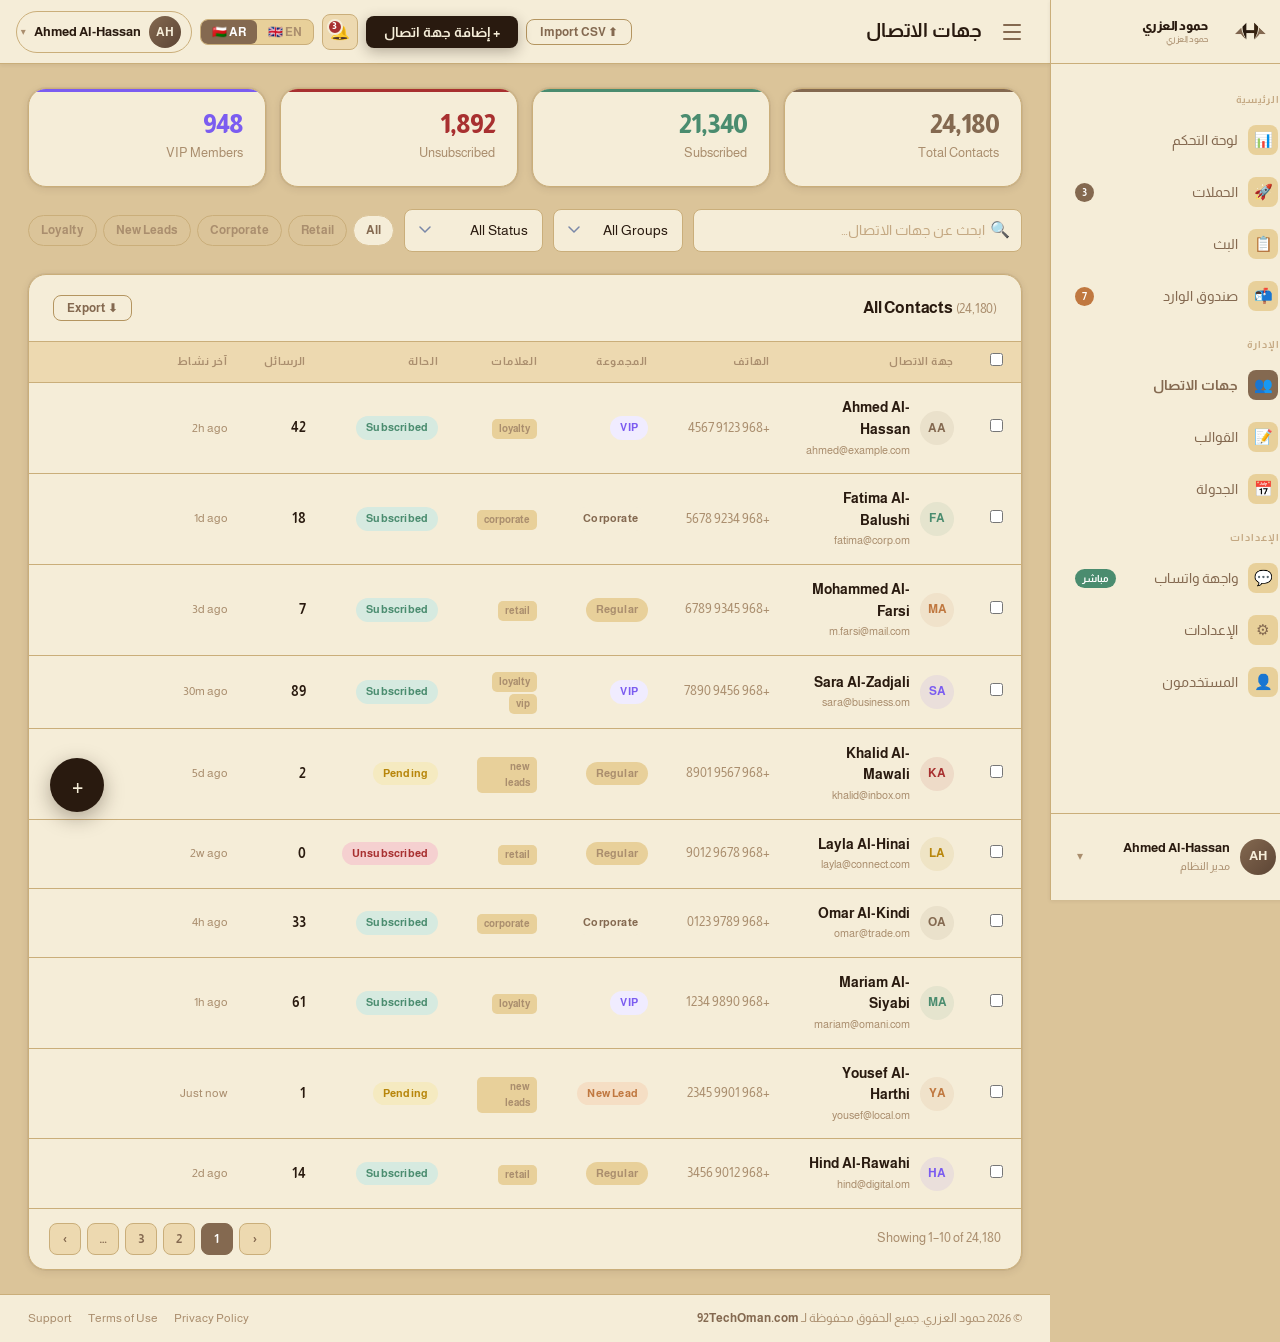
<file: contacts.html>
<!DOCTYPE html>
<html lang="en" dir="ltr">
<head>
<meta charset="UTF-8"/><meta name="viewport" content="width=device-width,initial-scale=1.0"/>
<title>Humood Al Azri — Contacts</title>
<link rel="preconnect" href="https://fonts.googleapis.com"/>
<link href="https://fonts.googleapis.com/css2?family=Almarai:wght@300;400;700;800&display=swap" rel="stylesheet"/>
<link rel="stylesheet" href="assets/css/main.css"/>
<style>
.mini-stats{display:grid;grid-template-columns:repeat(4,1fr);gap:14px;margin-bottom:22px;}
.filters-bar{display:flex;gap:10px;align-items:center;margin-bottom:22px;flex-wrap:wrap;}
.search-wrap{position:relative;flex:1;min-width:160px;max-width:340px;}
.search-icon{position:absolute;top:50%;inset-inline-start:12px;transform:translateY(-50%);color:var(--muted);pointer-events:none;}
.search-input{padding-inline-start:36px;}
.tag-row{display:flex;gap:6px;flex-wrap:wrap;}
.tag{padding:5px 12px;border-radius:20px;border:1.5px solid var(--border);background:transparent;font-size:12px;font-weight:600;color:var(--muted);cursor:pointer;transition:all .15s;font-family:var(--font-body);}
.tag.active{background:var(--brand-light);border-color:var(--brand-mid);color:var(--brand);}
.contact-cell{display:flex;align-items:center;gap:10px;}
.c-avatar{width:34px;height:34px;border-radius:50%;display:flex;align-items:center;justify-content:center;font-size:12px;font-weight:700;flex-shrink:0;}
.c-name{font-weight:600;font-size:13.5px;color:var(--text);}
.c-email{font-size:11px;color:var(--muted);margin-top:1px;}
.row-actions{display:flex;gap:5px;opacity:0;transition:opacity .15s;}
tr:hover .row-actions{opacity:1;}
.tag-pill{display:inline-flex;padding:2px 7px;border-radius:5px;font-size:10px;font-weight:600;background:var(--surface3);color:var(--muted);margin-inline-end:3px;}
/* Responsive */
@media(max-width:1024px){
  .mini-stats{grid-template-columns:1fr 1fr;}
}
@media(max-width:768px){
  .mini-stats{grid-template-columns:1fr 1fr;}
  .tag-row{display:none;}
  /* hide less important columns */
  .col-tags,.col-msgs,.col-last{display:none;}
}
@media(max-width:480px){
  .mini-stats{grid-template-columns:1fr 1fr;}
  .col-group{display:none;}
  .filters-bar select{flex:1;min-width:0;}
}
</style>
</head>
<body>
<script src="assets/js/i18n.js"></script>
<script src="assets/js/sidebar.js"></script>
<script src="assets/js/app.js"></script>
<div class="app-shell">
  <div class="main-content">
    <div class="topbar">
      <button class="hamburger" onclick="toggleSidebar()" title="Menu">☰</button>
      <div class="topbar-title" data-i18n="contacts_title">Contacts</div>
      <div class="topbar-actions">
        <button class="btn btn-ghost btn-sm">⬆ Import CSV</button>
        <button class="btn btn-primary" onclick="openModal('modalContact')" data-i18n="contacts_add">+ Add Contact</button>
      </div>
    </div>
    <div class="page-body">
      <div class="mini-stats">
        <div class="stat-card"><div class="stat-card-accent" style="background:var(--brand)"></div><div class="stat-value" style="font-size:26px;color:var(--brand)">24,180</div><div class="stat-label">Total Contacts</div></div>
        <div class="stat-card"><div class="stat-card-accent" style="background:var(--green)"></div><div class="stat-value" style="font-size:26px;color:var(--green)">21,340</div><div class="stat-label">Subscribed</div></div>
        <div class="stat-card"><div class="stat-card-accent" style="background:var(--red)"></div><div class="stat-value" style="font-size:26px;color:var(--red)">1,892</div><div class="stat-label">Unsubscribed</div></div>
        <div class="stat-card"><div class="stat-card-accent" style="background:var(--purple)"></div><div class="stat-value" style="font-size:26px;color:var(--purple)">948</div><div class="stat-label">VIP Members</div></div>
      </div>
      <div class="filters-bar">
        <div class="search-wrap">
          <span class="search-icon">🔍</span>
          <input class="form-control search-input" type="text" data-i18n-placeholder="contacts_search" placeholder="Search contacts…"/>
        </div>
        <select class="form-control" style="width:auto;min-width:130px">
          <option>All Groups</option><option>VIP</option><option>Regular</option><option>New</option>
        </select>
        <select class="form-control" style="width:auto;min-width:130px">
          <option>All Status</option><option>Subscribed</option><option>Unsubscribed</option><option>Pending</option>
        </select>
        <div class="tag-row">
          <span class="tag active">All</span><span class="tag">Retail</span><span class="tag">Corporate</span><span class="tag">New Leads</span><span class="tag">Loyalty</span>
        </div>
      </div>
      <div class="card">
        <div class="card-header">
          <div class="card-title">All Contacts <span style="color:var(--muted);font-size:13px;font-weight:400">(24,180)</span></div>
          <div style="display:flex;gap:8px">
            <button class="btn btn-ghost btn-sm">⬇ Export</button>
          </div>
        </div>
        <div class="table-wrap" style="-webkit-overflow-scrolling:touch">
          <table class="data-table">
            <thead><tr>
              <th style="width:36px"><input type="checkbox" style="accent-color:var(--brand)"/></th>
              <th data-i18n="contacts_table_contact">Contact</th>
              <th data-i18n="contacts_table_phone">Phone</th>
              <th class="col-group" data-i18n="contacts_table_group">Group</th>
              <th class="col-tags" data-i18n="contacts_table_tags">Tags</th>
              <th data-i18n="contacts_table_status">Status</th>
              <th class="col-msgs" data-i18n="contacts_table_messages">Messages</th>
              <th class="col-last" data-i18n="contacts_table_last">Last Active</th>
              <th></th>
            </tr></thead>
            <tbody id="contactsTbody"></tbody>
          </table>
        </div>
        <div class="pagination">
          <div class="page-info">Showing 1–10 of 24,180</div>
          <div class="page-btns">
            <button class="page-btn">‹</button>
            <button class="page-btn active">1</button>
            <button class="page-btn">2</button>
            <button class="page-btn">3</button>
            <button class="page-btn">…</button>
            <button class="page-btn">›</button>
          </div>
        </div>
      </div>
    </div>
  </div>
</div>
<!-- Modal -->
<div class="modal-backdrop" id="modalContact">
  <div class="modal">
    <div class="modal-header">
      <div class="modal-header-icon" style="background:var(--brand-light)">👤</div>
      <div><div class="modal-title">Add New Contact</div><div class="modal-subtitle">Store in your database — no Meta registration needed</div></div>
      <button class="modal-close" onclick="closeModal('modalContact')">✕</button>
    </div>
    <div class="modal-body">
      <div class="form-row-2">
        <div class="form-group"><label class="form-label">First Name</label><input class="form-control" type="text" placeholder="Ahmed"/></div>
        <div class="form-group"><label class="form-label">Last Name</label><input class="form-control" type="text" placeholder="Al-Hassan"/></div>
      </div>
      <div class="form-row-2">
        <div class="form-group"><label class="form-label">Phone (WhatsApp)</label><input class="form-control" type="tel" placeholder="+968 9X XXX XXXX"/><div class="form-hint">E.164 format required for WhatsApp API</div></div>
        <div class="form-group"><label class="form-label">Email</label><input class="form-control" type="email" placeholder="contact@email.com"/></div>
      </div>
      <div class="form-row-2">
        <div class="form-group"><label class="form-label">Group</label><select class="form-control"><option>VIP</option><option>Regular</option><option>New Lead</option><option>Corporate</option></select></div>
        <div class="form-group"><label class="form-label">Status</label><select class="form-control"><option>Subscribed</option><option>Pending</option><option>Unsubscribed</option></select></div>
      </div>
      <div class="form-group"><label class="form-label">Tags</label><input class="form-control" type="text" placeholder="loyalty, retail (comma separated)"/></div>
      <div class="form-group" style="margin-bottom:0"><label class="form-label">Notes</label><textarea class="form-control" rows="2" placeholder="Internal notes…"></textarea></div>
    </div>
    <div class="modal-footer">
      <button class="btn btn-ghost" onclick="closeModal('modalContact')">Cancel</button>
      <button class="btn btn-primary" onclick="closeModal('modalContact');showToast('Contact saved successfully ✅','success')">Save Contact</button>
    </div>
  </div>
</div>
<script>
const avColors=['#846950','#4A8C6F','#C07840','#7B5CF0','#A83030','#B8860B'];
const contacts=[
  {name:'Ahmed Al-Hassan',email:'ahmed@example.com',phone:'+968 9123 4567',group:'VIP',tags:['loyalty'],status:'subscribed',msgs:42,last:'2h ago'},
  {name:'Fatima Al-Balushi',email:'fatima@corp.om',phone:'+968 9234 5678',group:'Corporate',tags:['corporate'],status:'subscribed',msgs:18,last:'1d ago'},
  {name:'Mohammed Al-Farsi',email:'m.farsi@mail.com',phone:'+968 9345 6789',group:'Regular',tags:['retail'],status:'subscribed',msgs:7,last:'3d ago'},
  {name:'Sara Al-Zadjali',email:'sara@business.om',phone:'+968 9456 7890',group:'VIP',tags:['loyalty','vip'],status:'subscribed',msgs:89,last:'30m ago'},
  {name:'Khalid Al-Mawali',email:'khalid@inbox.om',phone:'+968 9567 8901',group:'Regular',tags:['new leads'],status:'pending',msgs:2,last:'5d ago'},
  {name:'Layla Al-Hinai',email:'layla@connect.com',phone:'+968 9678 9012',group:'Regular',tags:['retail'],status:'unsubscribed',msgs:0,last:'2w ago'},
  {name:'Omar Al-Kindi',email:'omar@trade.om',phone:'+968 9789 0123',group:'Corporate',tags:['corporate'],status:'subscribed',msgs:33,last:'4h ago'},
  {name:'Mariam Al-Siyabi',email:'mariam@omani.com',phone:'+968 9890 1234',group:'VIP',tags:['loyalty'],status:'subscribed',msgs:61,last:'1h ago'},
  {name:'Yousef Al-Harthi',email:'yousef@local.om',phone:'+968 9901 2345',group:'New Lead',tags:['new leads'],status:'pending',msgs:1,last:'Just now'},
  {name:'Hind Al-Rawahi',email:'hind@digital.om',phone:'+968 9012 3456',group:'Regular',tags:['retail'],status:'subscribed',msgs:14,last:'2d ago'},
];
const sc={subscribed:'badge-green',unsubscribed:'badge-red',pending:'badge-yellow'};
const gc={VIP:'badge-purple',Corporate:'badge-blue','New Lead':'badge-orange',Regular:'badge-gray'};
const tb=document.getElementById('contactsTbody');
contacts.forEach((c,i)=>{
  const ini=c.name.split(' ').map(w=>w[0]).join('').slice(0,2);
  const col=avColors[i%avColors.length];
  const tags=c.tags.map(t=>`<span class="tag-pill">${t}</span>`).join('');
  tb.innerHTML+=`<tr style="cursor:pointer">
    <td onclick="event.stopPropagation()"><input type="checkbox" style="accent-color:var(--brand)"/></td>
    <td><div class="contact-cell"><div class="c-avatar" style="background:${col}18;color:${col}">${ini}</div><div><div class="c-name">${c.name}</div><div class="c-email">${c.email}</div></div></div></td>
    <td style="color:var(--muted);font-size:13px;white-space:nowrap">${c.phone}</td>
    <td class="col-group"><span class="badge ${gc[c.group]||'badge-gray'}">${c.group}</span></td>
    <td class="col-tags">${tags}</td>
    <td><span class="badge ${sc[c.status]}">${c.status[0].toUpperCase()+c.status.slice(1)}</span></td>
    <td class="col-msgs" style="font-weight:700;color:var(--text)">${c.msgs}</td>
    <td class="col-last" style="color:var(--muted);font-size:12px;white-space:nowrap">${c.last}</td>
    <td onclick="event.stopPropagation()"><div class="row-actions"><button class="icon-btn" style="width:28px;height:28px" onclick="openModal('modalContact')" title="Edit">✏️</button><button class="icon-btn" style="width:28px;height:28px" title="Message">💬</button><button class="icon-btn" style="width:28px;height:28px;background:var(--red-light)" title="Delete">🗑</button></div></td>
  </tr>`;
});
document.querySelectorAll('.tag').forEach(t=>t.addEventListener('click',()=>{document.querySelectorAll('.tag').forEach(x=>x.classList.remove('active'));t.classList.add('active');}));
</script>
</body>
</html>
</file>
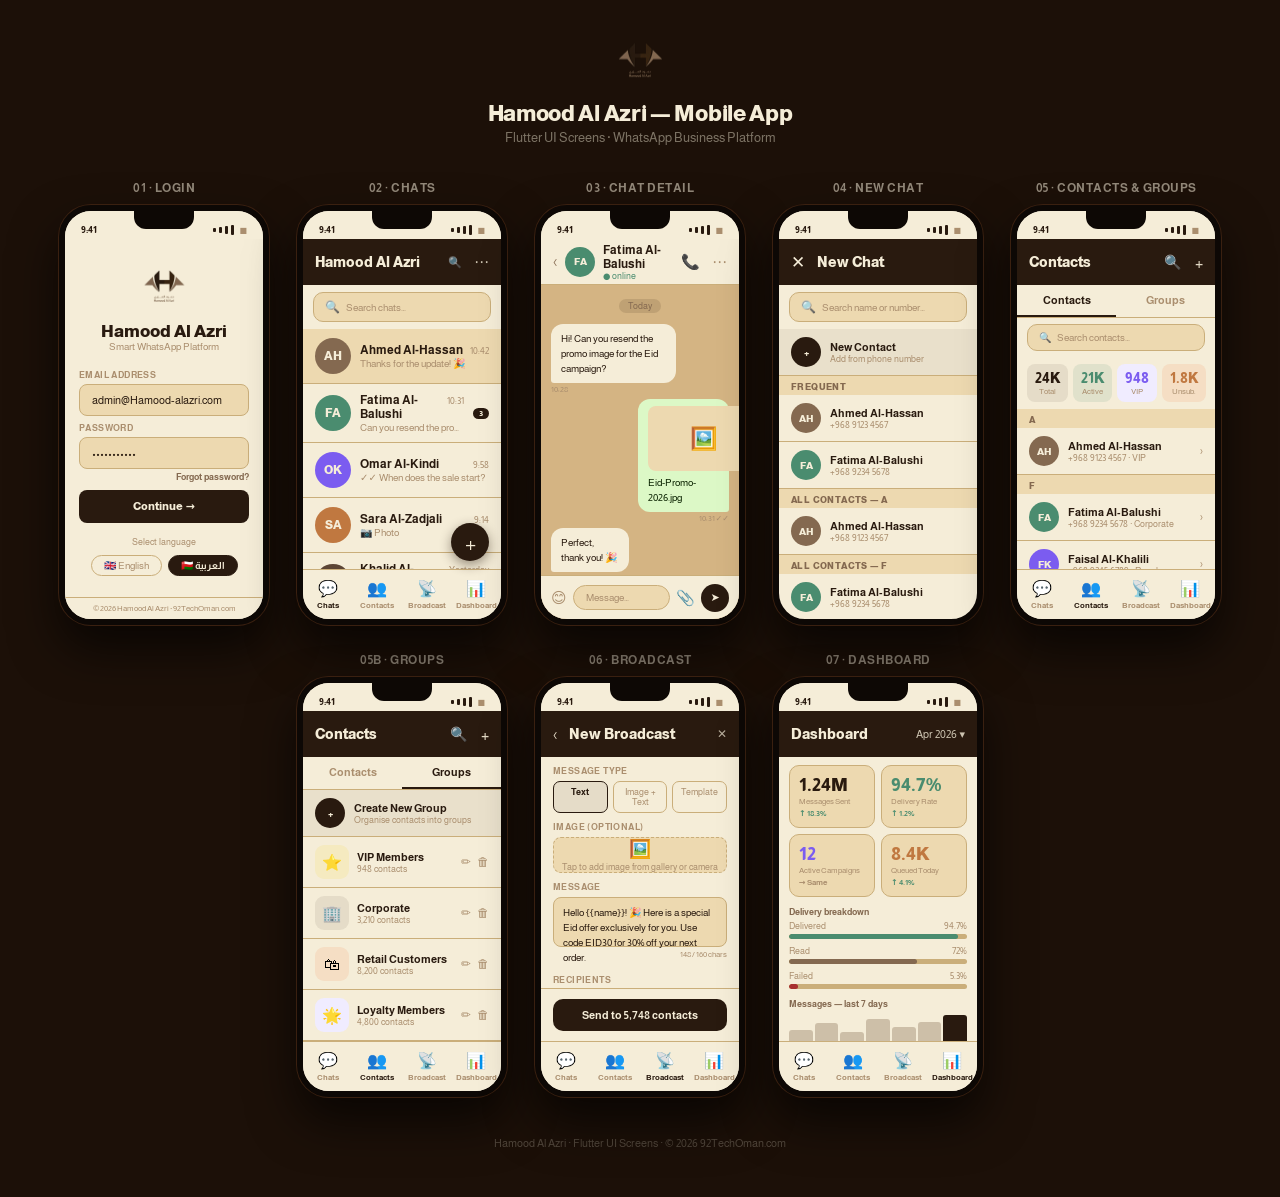
<file: hamood-mobile-screens.html>
<!DOCTYPE html>
<html lang="en">
<head>
<meta charset="UTF-8"/>
<meta name="viewport" content="width=device-width, initial-scale=1.0"/>
<title>Hamood Al Azri — Mobile Screens</title>
<link href="https://fonts.googleapis.com/css2?family=Almarai:wght@300;400;700;800&display=swap" rel="stylesheet"/>
<style>
/* ══ Brand Tokens ══════════════════════════════════════════════ */
:root {
  --heading:     #291A0F;   /* deep dark brown — appbar, buttons   */
  --brand:       #846950;   /* medium brown    — accents, links    */
  --brand-dark:  #5C4535;   /* darker brown    — hover             */
  --brand-light: #F5EDD8;   /* light sand      — text on dark bars */
  --brand-mid:   #DBC499;   /* mid sand        — borders           */
  --bg:          #DBC499;   /* warm sand       — phone body bg     */
  --surface:     #F5EDD8;   /* light sand      — cards/panels      */
  --surface2:    #EDD9B0;   /* medium sand     — list rows/inputs  */
  --surface3:    #E8D09A;   /* deeper sand     — active rows       */
  --border:      #CAAE7A;
  --text:        #291A0F;
  --text2:       #846950;
  --muted:       #AA8E6E;
  --green:       #4A8C6F;
  --green-lt:    #D6EAE0;
  --orange:      #C07840;
  --orange-lt:   #F5DEC4;
  --red:         #A83030;
  --purple:      #7B5CF0;
  --purple-lt:   #F0ECFF;
  --yellow:      #B8860B;
  --yellow-lt:   #F5EAC0;
  --wa-bubble:   #DCF8C6;
  --chat-bg:     #D4B483;
  --ph-w:        210px;
  --ph-h:        420px;
}
/* ══ Reset & Base ═══════════════════════════════════════════════ */
*,*::before,*::after{margin:0;padding:0;box-sizing:border-box;}
body{
  font-family:'Almarai',system-ui,sans-serif;
  background:#1C1008;
  min-height:100vh;
  padding:32px 20px 48px;
}
/* ══ Page Header ════════════════════════════════════════════════ */
.page-header{text-align:center;margin-bottom:32px;}
.page-header img{height:56px;width:auto;object-fit:contain;margin-bottom:10px;}
.page-title{color:var(--brand-light);font-size:22px;font-weight:800;margin-bottom:4px;letter-spacing:-.3px;}
.page-sub{color:rgba(245,237,216,.45);font-size:13px;margin-bottom:36px;}
/* ══ Phone Frame ════════════════════════════════════════════════ */
.screens-grid{display:flex;flex-wrap:wrap;gap:28px;justify-content:center;max-width:1600px;margin:0 auto;}
.phone-wrap{display:flex;flex-direction:column;align-items:center;gap:10px;}
.phone-label{color:rgba(245,237,216,.55);font-size:12px;font-weight:700;letter-spacing:.5px;text-transform:uppercase;}
.phone{
  width:var(--ph-w);height:var(--ph-h);
  background:var(--surface);
  border-radius:32px;overflow:hidden;position:relative;
  display:flex;flex-direction:column;
  border:6px solid #0D0805;
  box-shadow:0 0 0 1px #3A2010,0 24px 48px rgba(0,0,0,.65),inset 0 1px 0 rgba(245,237,216,.06);
}
.phone::before{
  content:'';position:absolute;top:0;left:50%;transform:translateX(-50%);
  width:60px;height:18px;background:#0D0805;
  border-radius:0 0 12px 12px;z-index:100;
}
/* ══ Status Bar ═════════════════════════════════════════════════ */
.status-bar{
  height:28px;padding:0 16px 4px;
  display:flex;align-items:flex-end;justify-content:space-between;
  flex-shrink:0;z-index:10;background:var(--surface);
}
.status-time{font-size:9px;font-weight:800;color:var(--text);}
.status-icons{font-size:8px;color:var(--muted);display:flex;gap:3px;align-items:center;}
.signal-bar{width:3px;background:var(--text);border-radius:1px;}
/* ══ AppBar ═════════════════════════════════════════════════════ */
.appbar{
  height:46px;padding:0 12px;
  display:flex;align-items:center;gap:8px;
  flex-shrink:0;border-bottom:.5px solid var(--border);
  background:var(--surface);
}
.appbar.brand{background:var(--heading);border-bottom:none;}
.appbar.white{background:var(--surface);}
.appbar-title{font-size:14px;font-weight:800;color:var(--text);flex:1;}
.appbar.brand .appbar-title{color:var(--brand-light);}
.appbar-sub{font-size:9px;color:var(--muted);margin-top:1px;}
.appbar-icon{font-size:15px;color:var(--muted);}
.appbar.brand .appbar-icon{color:rgba(245,237,216,.8);}
.back-btn{font-size:17px;color:var(--brand);font-weight:300;}
.appbar.brand .back-btn{color:var(--brand-light);}
/* ══ Avatar ═════════════════════════════════════════════════════ */
.av{border-radius:50%;display:flex;align-items:center;justify-content:center;font-weight:800;color:var(--brand-light);flex-shrink:0;}
.av-sm{width:30px;height:30px;font-size:10px;}
.av-md{width:36px;height:36px;font-size:12px;}
.av-lg{width:48px;height:48px;font-size:16px;}
/* ══ Content ════════════════════════════════════════════════════ */
.content{flex:1;overflow:hidden;display:flex;flex-direction:column;}
/* ══ Search Bar ═════════════════════════════════════════════════ */
.search-bar{
  margin:6px 10px;background:var(--surface2);
  border:.5px solid var(--border);border-radius:10px;
  padding:7px 11px;display:flex;align-items:center;gap:6px;flex-shrink:0;
}
.search-bar span{font-size:10px;color:var(--muted);}
/* ══ Chat List ══════════════════════════════════════════════════ */
.chat-item{display:flex;align-items:center;gap:9px;padding:9px 12px;border-bottom:.5px solid var(--border);}
.chat-item.active{background:var(--surface2);}
.chat-info{flex:1;min-width:0;}
.chat-name-row{display:flex;justify-content:space-between;align-items:baseline;}
.chat-name{font-size:12px;font-weight:700;color:var(--text);}
.chat-time{font-size:9px;color:var(--muted);}
.chat-preview{font-size:10px;color:var(--muted);white-space:nowrap;overflow:hidden;text-overflow:ellipsis;margin-top:1px;}
.badge{background:var(--heading);color:var(--brand-light);font-size:8px;font-weight:800;border-radius:10px;padding:1px 6px;}
/* ══ Bottom Nav ═════════════════════════════════════════════════ */
.bottom-nav{height:50px;border-top:.5px solid var(--border);display:flex;flex-shrink:0;background:var(--surface);}
.nav-tab{flex:1;display:flex;flex-direction:column;align-items:center;justify-content:center;gap:3px;}
.nav-tab-icon{font-size:16px;color:var(--muted);}
.nav-tab-label{font-size:8px;color:var(--muted);font-weight:600;}
.nav-tab.active .nav-tab-icon{color:var(--heading);}
.nav-tab.active .nav-tab-label{color:var(--heading);}
/* ══ FAB ════════════════════════════════════════════════════════ */
.fab{
  position:absolute;bottom:58px;right:12px;
  width:38px;height:38px;border-radius:50%;
  background:var(--heading);color:var(--brand-light);
  display:flex;align-items:center;justify-content:center;
  font-size:22px;font-weight:300;
  box-shadow:0 4px 12px rgba(41,26,15,.45);z-index:10;
}
/* ══ Chat Bubbles ═══════════════════════════════════════════════ */
.chat-messages{flex:1;padding:8px 10px;display:flex;flex-direction:column;gap:5px;overflow:hidden;}
.bubble-row{display:flex;}
.bubble-row.in{justify-content:flex-start;}
.bubble-row.out{justify-content:flex-end;}
.bubble{max-width:70%;padding:7px 10px;border-radius:12px;font-size:10px;line-height:1.5;}
.bubble.in{background:var(--surface);border-bottom-left-radius:3px;color:var(--text);}
.bubble.out{background:var(--wa-bubble);border-bottom-right-radius:3px;color:#0a2200;}
.bubble-meta{font-size:8px;color:var(--muted);margin-top:2px;}
.bubble-meta.out{text-align:right;}
.bubble-img{width:110px;height:65px;background:var(--surface2);border-radius:8px;display:flex;align-items:center;justify-content:center;font-size:22px;margin-bottom:4px;}
.date-chip{text-align:center;margin:4px 0;}
.date-chip span{background:rgba(41,26,15,.12);color:var(--text2);font-size:8.5px;padding:2px 9px;border-radius:8px;}
/* ══ Message Input ══════════════════════════════════════════════ */
.msg-input-bar{height:44px;border-top:.5px solid var(--border);padding:0 10px;display:flex;align-items:center;gap:6px;flex-shrink:0;background:var(--surface);}
.msg-input-box{flex:1;background:var(--surface2);border:.5px solid var(--border);border-radius:20px;padding:6px 12px;font-size:10px;color:var(--muted);}
.send-btn{width:28px;height:28px;border-radius:50%;background:var(--heading);display:flex;align-items:center;justify-content:center;font-size:11px;color:var(--brand-light);flex-shrink:0;}
/* ══ Section Header ═════════════════════════════════════════════ */
.section-hdr{padding:6px 12px 3px;font-size:9px;font-weight:800;color:var(--brand);background:var(--surface2);letter-spacing:.4px;text-transform:uppercase;}
/* ══ Contact Row ════════════════════════════════════════════════ */
.contact-row{display:flex;align-items:center;gap:9px;padding:8px 12px;border-bottom:.5px solid var(--border);}
.contact-name{font-size:11px;font-weight:700;color:var(--text);}
.contact-meta{font-size:9px;color:var(--muted);margin-top:1px;}
/* ══ Tabs ═══════════════════════════════════════════════════════ */
.tabs{display:flex;border-bottom:.5px solid var(--border);flex-shrink:0;}
.tab{flex:1;text-align:center;padding:9px 0;font-size:11px;font-weight:600;color:var(--muted);}
.tab.active{color:var(--heading);border-bottom:2px solid var(--heading);}
/* ══ Stats Mini ═════════════════════════════════════════════════ */
.stats-mini{display:flex;gap:5px;padding:7px 10px;flex-shrink:0;}
.stat-mini-card{flex:1;border-radius:8px;padding:6px 8px;text-align:center;}
.stat-mini-val{font-size:14px;font-weight:800;}
.stat-mini-lbl{font-size:7.5px;color:var(--muted);margin-top:1px;}
/* ══ Broadcast ══════════════════════════════════════════════════ */
.bc-label{font-size:9px;font-weight:700;color:var(--muted);text-transform:uppercase;letter-spacing:.4px;margin-bottom:5px;}
.bc-type-row{display:flex;gap:5px;margin-bottom:9px;}
.bc-type{flex:1;border:1px solid var(--border);border-radius:7px;padding:5px;text-align:center;font-size:9px;color:var(--muted);}
.bc-type.active{border-color:var(--heading);background:rgba(41,26,15,.08);color:var(--heading);font-weight:700;}
.img-drop{width:100%;height:58px;border:1.5px dashed var(--border);border-radius:8px;display:flex;align-items:center;justify-content:center;background:var(--surface2);margin-bottom:9px;flex-direction:column;gap:3px;}
.img-drop span{font-size:18px;}
.img-drop p{font-size:8.5px;color:var(--muted);}
.msg-textarea{width:100%;background:var(--surface2);border:.5px solid var(--border);border-radius:8px;padding:7px 9px;font-size:10px;color:var(--text);line-height:1.5;height:50px;font-family:'Almarai',sans-serif;}
.audience-chip{display:inline-flex;align-items:center;gap:3px;background:rgba(41,26,15,.08);color:var(--heading);border-radius:10px;padding:3px 8px;font-size:8.5px;font-weight:700;margin:2px 2px 0 0;}
.primary-btn{background:var(--heading);color:var(--brand-light);border-radius:10px;padding:10px;text-align:center;font-size:11px;font-weight:700;}
/* ══ Dashboard ══════════════════════════════════════════════════ */
.dash-cards{display:grid;grid-template-columns:1fr 1fr;gap:6px;padding:8px 10px;}
.dash-card{background:var(--surface2);border:.5px solid var(--border);border-radius:10px;padding:9px;}
.dash-val{font-size:18px;font-weight:800;}
.dash-lbl{font-size:8px;color:var(--muted);margin-top:2px;}
.dash-trend{font-size:8px;font-weight:700;margin-top:3px;}
.progress-row{padding:4px 10px;}
.progress-label{display:flex;justify-content:space-between;font-size:8.5px;color:var(--muted);margin-bottom:3px;}
.progress-track{height:5px;background:var(--border);border-radius:3px;overflow:hidden;}
.progress-fill{height:100%;border-radius:3px;}
.mini-bar-chart{padding:4px 10px 2px;}
.bars-row{display:flex;align-items:flex-end;gap:2px;height:38px;}
.bar{flex:1;border-radius:3px 3px 0 0;min-height:3px;}
.bar-labels{display:flex;justify-content:space-between;font-size:7px;color:var(--muted);margin-top:2px;}
/* ══ Login ══════════════════════════════════════════════════════ */
.login-center{flex:1;display:flex;flex-direction:column;align-items:center;justify-content:center;padding:14px;gap:10px;background:var(--surface);}
.login-name{font-size:17px;font-weight:800;color:var(--heading);}
.login-tagline{font-size:9.5px;color:var(--muted);}
.login-input{width:100%;background:var(--surface2);border:.5px solid var(--border);border-radius:8px;padding:9px 12px;font-size:10.5px;color:var(--text);font-family:'Almarai',sans-serif;margin-bottom:7px;}
.login-btn{width:100%;background:var(--heading);color:var(--brand-light);border-radius:8px;padding:10px;text-align:center;font-size:11px;font-weight:800;margin-top:2px;}
.lang-row{display:flex;gap:6px;justify-content:center;}
.lang-btn{padding:4px 12px;border-radius:16px;border:1px solid var(--border);background:transparent;font-size:10px;color:var(--muted);font-family:'Almarai',sans-serif;}
.lang-btn.active{background:var(--heading);border-color:var(--heading);color:var(--brand-light);font-weight:700;}
/* ══ Groups ═════════════════════════════════════════════════════ */
.group-card{display:flex;align-items:center;gap:8px;padding:8px 12px;border-bottom:.5px solid var(--border);}
.group-icon{width:34px;height:34px;border-radius:9px;display:flex;align-items:center;justify-content:center;font-size:16px;flex-shrink:0;}
.group-name{font-size:11px;font-weight:700;color:var(--text);}
.group-count{font-size:9px;color:var(--muted);margin-top:1px;}
</style>
</head>
<body>

<!-- ══ Page Header ══════════════════════════════════════════════ -->
<div class="page-header">
  <img src="assets/img/new-logo.png" alt="Hamood Al Azri"/>
  <div class="page-title">Hamood Al Azri — Mobile App</div>
  <div class="page-sub">Flutter UI Screens · WhatsApp Business Platform</div>
</div>

<div class="screens-grid">

<!-- ══════════════════════════════════════
     SCREEN 1 · LOGIN
══════════════════════════════════════ -->
<div class="phone-wrap">
  <div class="phone-label">01 · Login</div>
  <div class="phone">
    <div class="status-bar">
      <span class="status-time">9:41</span>
      <div class="status-icons">
        <div class="signal-bar" style="height:4px"></div><div class="signal-bar" style="height:6px"></div><div class="signal-bar" style="height:8px"></div><div class="signal-bar" style="height:10px"></div>
        <span style="font-size:8px;margin-left:2px">■</span>
      </div>
    </div>
    <div class="login-center">
      <img src="assets/img/new-logo.png" alt="Logo" style="height:52px;width:auto;object-fit:contain"/>
      <div style="text-align:center">
        <div class="login-name">Hamood Al Azri</div>
        <div class="login-tagline">Smart WhatsApp Platform</div>
      </div>
      <div style="width:100%;margin-top:8px">
        <div style="font-size:9px;color:var(--muted);margin-bottom:4px;font-weight:700;text-transform:uppercase;letter-spacing:.4px">EMAIL ADDRESS</div>
        <input class="login-input" type="email" value="admin@Hamood-alazri.com" readonly/>
        <div style="font-size:9px;color:var(--muted);margin-bottom:4px;font-weight:700;text-transform:uppercase;letter-spacing:.4px">PASSWORD</div>
        <input class="login-input" type="password" value="password123" readonly/>
        <div style="text-align:right;font-size:9px;color:var(--brand);margin:-4px 0 8px;font-weight:700">Forgot password?</div>
        <div class="login-btn">Continue →</div>
      </div>
      <div style="width:100%;text-align:center;margin-top:4px">
        <div style="font-size:9px;color:var(--muted);margin-bottom:8px">Select language</div>
        <div class="lang-row">
          <button class="lang-btn">🇬🇧 English</button>
          <button class="lang-btn active">🇴🇲 العربية</button>
        </div>
      </div>
    </div>
    <div style="text-align:center;padding:6px;font-size:8px;color:var(--muted);border-top:.5px solid var(--border);background:var(--surface)">
      © 2026 Hamood Al Azri · 92TechOman.com
    </div>
  </div>
</div>

<!-- ══════════════════════════════════════
     SCREEN 2 · CHAT LIST
══════════════════════════════════════ -->
<div class="phone-wrap">
  <div class="phone-label">02 · Chats</div>
  <div class="phone">
    <div class="status-bar">
      <span class="status-time">9:41</span>
      <div class="status-icons"><div class="signal-bar" style="height:4px"></div><div class="signal-bar" style="height:6px"></div><div class="signal-bar" style="height:8px"></div><div class="signal-bar" style="height:10px"></div><span style="font-size:8px;margin-left:2px">■</span></div>
    </div>
    <div class="appbar brand">
      <span class="appbar-title">Hamood Al Azri</span>
      <span class="appbar-icon" style="font-size:11px;margin-right:4px">🔍</span>
      <span class="appbar-icon" style="font-size:15px">⋯</span>
    </div>
    <div class="search-bar" style="margin:7px 10px">
      <span style="font-size:12px">🔍</span>
      <span>Search chats…</span>
    </div>
    <div class="content">
      <div class="chat-item active">
        <div class="av av-md" style="background:#846950">AH</div>
        <div class="chat-info"><div class="chat-name-row"><span class="chat-name">Ahmed Al-Hassan</span><span class="chat-time">10:42</span></div><div class="chat-preview">Thanks for the update! 🎉</div></div>
      </div>
      <div class="chat-item">
        <div class="av av-md" style="background:#4A8C6F">FA</div>
        <div class="chat-info"><div class="chat-name-row"><span class="chat-name">Fatima Al-Balushi</span><span class="chat-time">10:31</span></div><div class="chat-preview">Can you resend the promo image?</div></div>
        <div style="display:flex;flex-direction:column;align-items:flex-end;gap:3px"><span class="badge">3</span></div>
      </div>
      <div class="chat-item">
        <div class="av av-md" style="background:#7B5CF0">OK</div>
        <div class="chat-info"><div class="chat-name-row"><span class="chat-name">Omar Al-Kindi</span><span class="chat-time">9:58</span></div><div class="chat-preview">✓✓ When does the sale start?</div></div>
      </div>
      <div class="chat-item">
        <div class="av av-md" style="background:#C07840">SA</div>
        <div class="chat-info"><div class="chat-name-row"><span class="chat-name">Sara Al-Zadjali</span><span class="chat-time">9:14</span></div><div class="chat-preview">📷 Photo</div></div>
      </div>
      <div class="chat-item">
        <div class="av av-md" style="background:#5C4535">KM</div>
        <div class="chat-info"><div class="chat-name-row"><span class="chat-name">Khalid Al-Mawali</span><span class="chat-time">Yesterday</span></div><div class="chat-preview">Got it, thanks!</div></div>
      </div>
      <div class="chat-item">
        <div class="av av-md" style="background:#A83030">LH</div>
        <div class="chat-info"><div class="chat-name-row"><span class="chat-name">Layla Al-Hinai</span><span class="chat-time">Yesterday</span></div><div class="chat-preview">Please send me the catalogue</div></div>
      </div>
      <div class="chat-item">
        <div class="av av-md" style="background:#4A8C6F">MR</div>
        <div class="chat-info"><div class="chat-name-row"><span class="chat-name">Mariam Al-Rawahi</span><span class="chat-time">Mon</span></div><div class="chat-preview">Your order is confirmed ✓</div></div>
      </div>
    </div>
    <div class="fab">+</div>
    <div class="bottom-nav">
      <div class="nav-tab active"><div class="nav-tab-icon">💬</div><div class="nav-tab-label">Chats</div></div>
      <div class="nav-tab"><div class="nav-tab-icon">👥</div><div class="nav-tab-label">Contacts</div></div>
      <div class="nav-tab"><div class="nav-tab-icon">📡</div><div class="nav-tab-label">Broadcast</div></div>
      <div class="nav-tab"><div class="nav-tab-icon">📊</div><div class="nav-tab-label">Dashboard</div></div>
    </div>
  </div>
</div>

<!-- ══════════════════════════════════════
     SCREEN 3 · CHAT DETAIL
══════════════════════════════════════ -->
<div class="phone-wrap">
  <div class="phone-label">03 · Chat Detail</div>
  <div class="phone">
    <div class="status-bar">
      <span class="status-time">9:41</span>
      <div class="status-icons"><div class="signal-bar" style="height:4px"></div><div class="signal-bar" style="height:6px"></div><div class="signal-bar" style="height:8px"></div><div class="signal-bar" style="height:10px"></div><span style="font-size:8px;margin-left:2px">■</span></div>
    </div>
    <div class="appbar white">
      <span class="back-btn">‹</span>
      <div class="av av-sm" style="background:#4A8C6F">FA</div>
      <div style="flex:1">
        <div style="font-size:12px;font-weight:700;color:var(--text)">Fatima Al-Balushi</div>
        <div style="font-size:8.5px;color:var(--green)">● online</div>
      </div>
      <span class="appbar-icon">📞</span>
      <span class="appbar-icon" style="margin-left:4px">⋯</span>
    </div>
    <div style="flex:1;background:var(--chat-bg);display:flex;flex-direction:column;overflow:hidden">
      <div class="date-chip" style="padding-top:6px"><span>Today</span></div>
      <div class="chat-messages">
        <div class="bubble-row in"><div><div class="bubble in">Hi! Can you resend the promo image for the Eid campaign?</div><div class="bubble-meta">10:28</div></div></div>
        <div class="bubble-row out"><div style="display:flex;flex-direction:column;align-items:flex-end"><div class="bubble out"><div class="bubble-img">🖼️</div><div>Eid-Promo-2026.jpg</div></div><div class="bubble-meta out">10:31 ✓✓</div></div></div>
        <div class="bubble-row in"><div><div class="bubble in">Perfect, thank you! 🎉</div><div class="bubble-meta">10:33</div></div></div>
        <div class="bubble-row out"><div style="display:flex;flex-direction:column;align-items:flex-end"><div class="bubble out">You're welcome. Let me know if you need anything.</div><div class="bubble-meta out">10:35 ✓✓</div></div></div>
        <div class="bubble-row in"><div><div class="bubble in">Actually can you also share the Arabic version?</div><div class="bubble-meta">10:41</div></div></div>
      </div>
      <div class="msg-input-bar">
        <span style="font-size:15px;color:var(--muted)">😊</span>
        <div class="msg-input-box">Message…</div>
        <span style="font-size:15px;color:var(--muted)">📎</span>
        <div class="send-btn">➤</div>
      </div>
    </div>
  </div>
</div>

<!-- ══════════════════════════════════════
     SCREEN 4 · NEW CHAT
══════════════════════════════════════ -->
<div class="phone-wrap">
  <div class="phone-label">04 · New Chat</div>
  <div class="phone">
    <div class="status-bar">
      <span class="status-time">9:41</span>
      <div class="status-icons"><div class="signal-bar" style="height:4px"></div><div class="signal-bar" style="height:6px"></div><div class="signal-bar" style="height:8px"></div><div class="signal-bar" style="height:10px"></div><span style="font-size:8px;margin-left:2px">■</span></div>
    </div>
    <div class="appbar brand">
      <span class="back-btn">✕</span>
      <span class="appbar-title" style="margin-left:4px">New Chat</span>
    </div>
    <div class="search-bar" style="margin:7px 10px">
      <span style="font-size:12px">🔍</span>
      <span>Search name or number…</span>
    </div>
    <div class="content">
      <div class="contact-row" style="background:rgba(41,26,15,.06)">
        <div class="av av-sm" style="background:var(--heading)">+</div>
        <div><div class="contact-name" style="color:var(--heading)">New Contact</div><div class="contact-meta">Add from phone number</div></div>
      </div>
      <div class="section-hdr">Frequent</div>
      <div class="contact-row"><div class="av av-sm" style="background:#846950">AH</div><div><div class="contact-name">Ahmed Al-Hassan</div><div class="contact-meta">+968 9123 4567</div></div></div>
      <div class="contact-row"><div class="av av-sm" style="background:#4A8C6F">FA</div><div><div class="contact-name">Fatima Al-Balushi</div><div class="contact-meta">+968 9234 5678</div></div></div>
      <div class="section-hdr">All Contacts — A</div>
      <div class="contact-row"><div class="av av-sm" style="background:#846950">AH</div><div><div class="contact-name">Ahmed Al-Hassan</div><div class="contact-meta">+968 9123 4567</div></div></div>
      <div class="section-hdr">All Contacts — F</div>
      <div class="contact-row"><div class="av av-sm" style="background:#4A8C6F">FA</div><div><div class="contact-name">Fatima Al-Balushi</div><div class="contact-meta">+968 9234 5678</div></div></div>
      <div class="contact-row"><div class="av av-sm" style="background:#7B5CF0">FK</div><div><div class="contact-name">Faisal Al-Khalili</div><div class="contact-meta">+968 9245 6789</div></div></div>
      <div class="section-hdr">All Contacts — K</div>
      <div class="contact-row"><div class="av av-sm" style="background:#C07840">KM</div><div><div class="contact-name">Khalid Al-Mawali</div><div class="contact-meta">+968 9567 8901</div></div></div>
    </div>
  </div>
</div>

<!-- ══════════════════════════════════════
     SCREEN 5 · CONTACTS & GROUPS
══════════════════════════════════════ -->
<div class="phone-wrap">
  <div class="phone-label">05 · Contacts & Groups</div>
  <div class="phone">
    <div class="status-bar">
      <span class="status-time">9:41</span>
      <div class="status-icons"><div class="signal-bar" style="height:4px"></div><div class="signal-bar" style="height:6px"></div><div class="signal-bar" style="height:8px"></div><div class="signal-bar" style="height:10px"></div><span style="font-size:8px;margin-left:2px">■</span></div>
    </div>
    <div class="appbar brand">
      <span class="appbar-title">Contacts</span>
      <span style="font-size:14px;color:rgba(245,237,216,.9);margin-right:6px">🔍</span>
      <span style="font-size:16px;color:rgba(245,237,216,.9)">+</span>
    </div>
    <div class="tabs"><div class="tab active">Contacts</div><div class="tab">Groups</div></div>
    <div class="search-bar" style="margin:6px 10px">
      <span>🔍</span><span>Search contacts…</span>
    </div>
    <div class="stats-mini">
      <div class="stat-mini-card" style="background:rgba(41,26,15,.08)"><div class="stat-mini-val" style="color:var(--heading)">24K</div><div class="stat-mini-lbl">Total</div></div>
      <div class="stat-mini-card" style="background:rgba(74,140,111,.12)"><div class="stat-mini-val" style="color:var(--green)">21K</div><div class="stat-mini-lbl">Active</div></div>
      <div class="stat-mini-card" style="background:var(--purple-lt)"><div class="stat-mini-val" style="color:var(--purple)">948</div><div class="stat-mini-lbl">VIP</div></div>
      <div class="stat-mini-card" style="background:var(--orange-lt)"><div class="stat-mini-val" style="color:var(--orange)">1.8K</div><div class="stat-mini-lbl">Unsub.</div></div>
    </div>
    <div class="content">
      <div class="section-hdr">A</div>
      <div class="contact-row"><div class="av av-sm" style="background:#846950">AH</div><div style="flex:1"><div class="contact-name">Ahmed Al-Hassan</div><div class="contact-meta">+968 9123 4567 · VIP</div></div><span style="font-size:11px;color:var(--muted)">›</span></div>
      <div class="section-hdr">F</div>
      <div class="contact-row"><div class="av av-sm" style="background:#4A8C6F">FA</div><div style="flex:1"><div class="contact-name">Fatima Al-Balushi</div><div class="contact-meta">+968 9234 5678 · Corporate</div></div><span style="font-size:11px;color:var(--muted)">›</span></div>
      <div class="contact-row"><div class="av av-sm" style="background:#7B5CF0">FK</div><div style="flex:1"><div class="contact-name">Faisal Al-Khalili</div><div class="contact-meta">+968 9245 6789 · Regular</div></div><span style="font-size:11px;color:var(--muted)">›</span></div>
      <div class="section-hdr">K</div>
      <div class="contact-row"><div class="av av-sm" style="background:#C07840">KM</div><div style="flex:1"><div class="contact-name">Khalid Al-Mawali</div><div class="contact-meta">+968 9567 8901 · Regular</div></div><span style="font-size:11px;color:var(--muted)">›</span></div>
      <div class="section-hdr">L</div>
      <div class="contact-row"><div class="av av-sm" style="background:#A83030">LH</div><div style="flex:1"><div class="contact-name">Layla Al-Hinai</div><div class="contact-meta">+968 9678 9012 · Regular</div></div><span style="font-size:11px;color:var(--muted)">›</span></div>
    </div>
    <div class="bottom-nav">
      <div class="nav-tab"><div class="nav-tab-icon">💬</div><div class="nav-tab-label">Chats</div></div>
      <div class="nav-tab active"><div class="nav-tab-icon">👥</div><div class="nav-tab-label">Contacts</div></div>
      <div class="nav-tab"><div class="nav-tab-icon">📡</div><div class="nav-tab-label">Broadcast</div></div>
      <div class="nav-tab"><div class="nav-tab-icon">📊</div><div class="nav-tab-label">Dashboard</div></div>
    </div>
  </div>
</div>

<!-- ══════════════════════════════════════
     SCREEN 5b · GROUPS TAB
══════════════════════════════════════ -->
<div class="phone-wrap">
  <div class="phone-label">05b · Groups</div>
  <div class="phone">
    <div class="status-bar">
      <span class="status-time">9:41</span>
      <div class="status-icons"><div class="signal-bar" style="height:4px"></div><div class="signal-bar" style="height:6px"></div><div class="signal-bar" style="height:8px"></div><div class="signal-bar" style="height:10px"></div><span style="font-size:8px;margin-left:2px">■</span></div>
    </div>
    <div class="appbar brand">
      <span class="appbar-title">Contacts</span>
      <span style="font-size:14px;color:rgba(245,237,216,.9);margin-right:6px">🔍</span>
      <span style="font-size:16px;color:rgba(245,237,216,.9)">+</span>
    </div>
    <div class="tabs"><div class="tab">Contacts</div><div class="tab active">Groups</div></div>
    <div class="contact-row" style="background:rgba(41,26,15,.06)">
      <div class="av av-sm" style="background:var(--heading)">+</div>
      <div><div class="contact-name" style="color:var(--heading)">Create New Group</div><div class="contact-meta">Organise contacts into groups</div></div>
    </div>
    <div class="content">
      <div class="group-card"><div class="group-icon" style="background:var(--yellow-lt)">⭐</div><div style="flex:1"><div class="group-name">VIP Members</div><div class="group-count">948 contacts</div></div><div style="display:flex;gap:6px"><span style="font-size:12px;color:var(--muted)">✏️</span><span style="font-size:12px;color:var(--muted)">🗑</span></div></div>
      <div class="group-card"><div class="group-icon" style="background:rgba(41,26,15,.08)">🏢</div><div style="flex:1"><div class="group-name">Corporate</div><div class="group-count">3,210 contacts</div></div><div style="display:flex;gap:6px"><span style="font-size:12px;color:var(--muted)">✏️</span><span style="font-size:12px;color:var(--muted)">🗑</span></div></div>
      <div class="group-card"><div class="group-icon" style="background:var(--orange-lt)">🛍</div><div style="flex:1"><div class="group-name">Retail Customers</div><div class="group-count">8,200 contacts</div></div><div style="display:flex;gap:6px"><span style="font-size:12px;color:var(--muted)">✏️</span><span style="font-size:12px;color:var(--muted)">🗑</span></div></div>
      <div class="group-card"><div class="group-icon" style="background:var(--purple-lt)">🌟</div><div style="flex:1"><div class="group-name">Loyalty Members</div><div class="group-count">4,800 contacts</div></div><div style="display:flex;gap:6px"><span style="font-size:12px;color:var(--muted)">✏️</span><span style="font-size:12px;color:var(--muted)">🗑</span></div></div>
      <div class="group-card"><div class="group-icon" style="background:var(--green-lt)">🆕</div><div style="flex:1"><div class="group-name">New Leads</div><div class="group-count">1,240 contacts</div></div><div style="display:flex;gap:6px"><span style="font-size:12px;color:var(--muted)">✏️</span><span style="font-size:12px;color:var(--muted)">🗑</span></div></div>
    </div>
    <div class="bottom-nav">
      <div class="nav-tab"><div class="nav-tab-icon">💬</div><div class="nav-tab-label">Chats</div></div>
      <div class="nav-tab active"><div class="nav-tab-icon">👥</div><div class="nav-tab-label">Contacts</div></div>
      <div class="nav-tab"><div class="nav-tab-icon">📡</div><div class="nav-tab-label">Broadcast</div></div>
      <div class="nav-tab"><div class="nav-tab-icon">📊</div><div class="nav-tab-label">Dashboard</div></div>
    </div>
  </div>
</div>

<!-- ══════════════════════════════════════
     SCREEN 6 · BROADCAST COMPOSER
══════════════════════════════════════ -->
<div class="phone-wrap">
  <div class="phone-label">06 · Broadcast</div>
  <div class="phone">
    <div class="status-bar">
      <span class="status-time">9:41</span>
      <div class="status-icons"><div class="signal-bar" style="height:4px"></div><div class="signal-bar" style="height:6px"></div><div class="signal-bar" style="height:8px"></div><div class="signal-bar" style="height:10px"></div><span style="font-size:8px;margin-left:2px">■</span></div>
    </div>
    <div class="appbar brand">
      <span class="back-btn">‹</span>
      <span class="appbar-title" style="margin-left:4px">New Broadcast</span>
      <span style="font-size:12px;color:rgba(245,237,216,.7)">✕</span>
    </div>
    <div class="content" style="overflow-y:hidden">
      <div style="padding:9px 12px;flex:1;display:flex;flex-direction:column;gap:0;overflow:hidden">
        <div class="bc-label">Message type</div>
        <div class="bc-type-row">
          <div class="bc-type active">Text</div>
          <div class="bc-type">Image + Text</div>
          <div class="bc-type">Template</div>
        </div>
        <div class="bc-label">Image (optional)</div>
        <div class="img-drop"><span>🖼️</span><p>Tap to add image from gallery or camera</p></div>
        <div class="bc-label">Message</div>
        <div class="msg-textarea">Hello {{name}}! 🎉 Here is a special Eid offer exclusively for you. Use code EID30 for 30% off your next order.</div>
        <div style="text-align:right;font-size:8px;color:var(--muted);margin-top:3px">148 / 160 chars</div>
        <div style="height:.5px;background:var(--border);margin:8px 0"></div>
        <div class="bc-label">Recipients</div>
        <div style="margin-bottom:7px">
          <span class="audience-chip">VIP Members (948)</span>
          <span class="audience-chip">Loyalty (4.8K)</span>
          <span style="font-size:9px;color:var(--brand);cursor:pointer;font-weight:700">+ Add group</span>
        </div>
        <div class="bc-label">Schedule</div>
        <div style="display:flex;gap:6px;margin-bottom:8px">
          <div style="flex:1;border:1.5px solid var(--heading);background:rgba(41,26,15,.08);color:var(--heading);border-radius:7px;padding:6px;text-align:center;font-size:9.5px;font-weight:700">⚡ Send Now</div>
          <div style="flex:1;border:.5px solid var(--border);border-radius:7px;padding:6px;text-align:center;font-size:9.5px;color:var(--muted)">📅 Schedule</div>
        </div>
      </div>
    </div>
    <div style="padding:10px 12px;border-top:.5px solid var(--border);background:var(--surface)">
      <div class="primary-btn">Send to 5,748 contacts</div>
    </div>
    <div class="bottom-nav">
      <div class="nav-tab"><div class="nav-tab-icon">💬</div><div class="nav-tab-label">Chats</div></div>
      <div class="nav-tab"><div class="nav-tab-icon">👥</div><div class="nav-tab-label">Contacts</div></div>
      <div class="nav-tab active"><div class="nav-tab-icon">📡</div><div class="nav-tab-label">Broadcast</div></div>
      <div class="nav-tab"><div class="nav-tab-icon">📊</div><div class="nav-tab-label">Dashboard</div></div>
    </div>
  </div>
</div>

<!-- ══════════════════════════════════════
     SCREEN 7 · DASHBOARD
══════════════════════════════════════ -->
<div class="phone-wrap">
  <div class="phone-label">07 · Dashboard</div>
  <div class="phone">
    <div class="status-bar">
      <span class="status-time">9:41</span>
      <div class="status-icons"><div class="signal-bar" style="height:4px"></div><div class="signal-bar" style="height:6px"></div><div class="signal-bar" style="height:8px"></div><div class="signal-bar" style="height:10px"></div><span style="font-size:8px;margin-left:2px">■</span></div>
    </div>
    <div class="appbar brand">
      <span class="appbar-title">Dashboard</span>
      <span style="font-size:11px;color:rgba(245,237,216,.8)">Apr 2026 ▾</span>
    </div>
    <div class="content" style="overflow-y:hidden">
      <div class="dash-cards">
        <div class="dash-card"><div class="dash-val" style="color:var(--heading)">1.24M</div><div class="dash-lbl">Messages Sent</div><div class="dash-trend" style="color:var(--green)">↑ 18.3%</div></div>
        <div class="dash-card"><div class="dash-val" style="color:var(--green)">94.7%</div><div class="dash-lbl">Delivery Rate</div><div class="dash-trend" style="color:var(--green)">↑ 1.2%</div></div>
        <div class="dash-card"><div class="dash-val" style="color:var(--purple)">12</div><div class="dash-lbl">Active Campaigns</div><div class="dash-trend" style="color:var(--muted)">→ Same</div></div>
        <div class="dash-card"><div class="dash-val" style="color:var(--orange)">8.4K</div><div class="dash-lbl">Queued Today</div><div class="dash-trend" style="color:var(--green)">↑ 4.1%</div></div>
      </div>
      <div style="padding:2px 10px 0;font-size:9px;font-weight:700;color:var(--brand)">Delivery breakdown</div>
      <div class="progress-row"><div class="progress-label"><span>Delivered</span><span>94.7%</span></div><div class="progress-track"><div class="progress-fill" style="width:94.7%;background:var(--green)"></div></div></div>
      <div class="progress-row" style="padding-top:3px"><div class="progress-label"><span>Read</span><span>72%</span></div><div class="progress-track"><div class="progress-fill" style="width:72%;background:var(--brand)"></div></div></div>
      <div class="progress-row" style="padding-top:3px"><div class="progress-label"><span>Failed</span><span>5.3%</span></div><div class="progress-track"><div class="progress-fill" style="width:5.3%;background:var(--red)"></div></div></div>
      <div style="padding:6px 10px 2px;font-size:9px;font-weight:700;color:var(--brand)">Messages — last 7 days</div>
      <div class="mini-bar-chart">
        <div class="bars-row">
          <div class="bar" style="height:60%;background:rgba(132,105,80,.35)"></div>
          <div class="bar" style="height:78%;background:rgba(132,105,80,.35)"></div>
          <div class="bar" style="height:55%;background:rgba(132,105,80,.35)"></div>
          <div class="bar" style="height:90%;background:rgba(132,105,80,.35)"></div>
          <div class="bar" style="height:68%;background:rgba(132,105,80,.35)"></div>
          <div class="bar" style="height:82%;background:rgba(132,105,80,.35)"></div>
          <div class="bar" style="height:100%;background:var(--heading)"></div>
        </div>
        <div class="bar-labels"><span>Mon</span><span>Tue</span><span>Wed</span><span>Thu</span><span>Fri</span><span>Sat</span><span>Today</span></div>
      </div>
      <div style="padding:4px 10px 0;font-size:9px;font-weight:700;color:var(--brand)">Top campaigns</div>
      <div style="padding:4px 10px">
        <div style="display:flex;justify-content:space-between;align-items:center;padding:5px 0;border-bottom:.5px solid var(--border)"><div><div style="font-size:10px;font-weight:700;color:var(--text)">Eid Promo 2026</div><div style="font-size:8.5px;color:var(--muted)">42,100 sent</div></div><div style="font-size:11px;font-weight:800;color:var(--green)">98.2%</div></div>
        <div style="display:flex;justify-content:space-between;align-items:center;padding:5px 0;border-bottom:.5px solid var(--border)"><div><div style="font-size:10px;font-weight:700;color:var(--text)">Flash Sale April</div><div style="font-size:8.5px;color:var(--muted)">31,450 sent</div></div><div style="font-size:11px;font-weight:800;color:var(--green)">96.7%</div></div>
        <div style="display:flex;justify-content:space-between;align-items:center;padding:5px 0"><div><div style="font-size:10px;font-weight:700;color:var(--text)">Newsletter Q2</div><div style="font-size:8.5px;color:var(--muted)">28,900 sent</div></div><div style="font-size:11px;font-weight:800;color:var(--brand)">94.1%</div></div>
      </div>
    </div>
    <div class="bottom-nav">
      <div class="nav-tab"><div class="nav-tab-icon">💬</div><div class="nav-tab-label">Chats</div></div>
      <div class="nav-tab"><div class="nav-tab-icon">👥</div><div class="nav-tab-label">Contacts</div></div>
      <div class="nav-tab"><div class="nav-tab-icon">📡</div><div class="nav-tab-label">Broadcast</div></div>
      <div class="nav-tab active"><div class="nav-tab-icon">📊</div><div class="nav-tab-label">Dashboard</div></div>
    </div>
  </div>
</div>

</div><!-- /screens-grid -->

<div style="text-align:center;margin-top:40px;color:rgba(245,237,216,.25);font-size:11px;font-family:'Almarai',sans-serif">
  Hamood Al Azri · Flutter UI Screens · © 2026 92TechOman.com
</div>

</body>
</html>
</file>
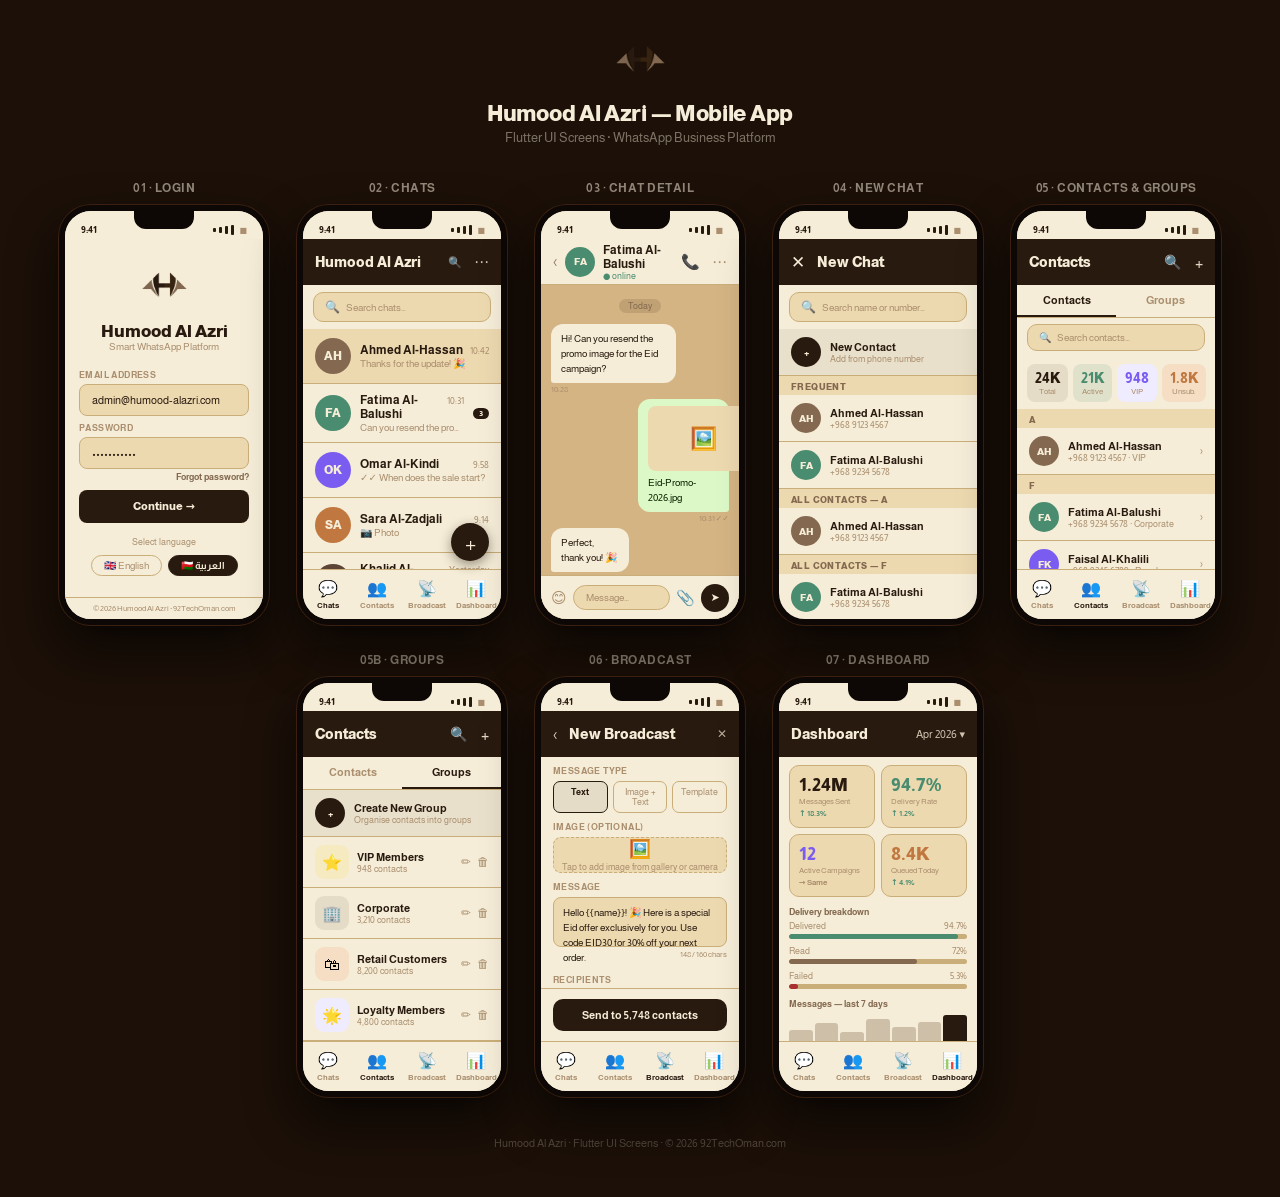
<file: humood-mobile-screens.html>
<!DOCTYPE html>
<html lang="en">
<head>
<meta charset="UTF-8"/>
<meta name="viewport" content="width=device-width, initial-scale=1.0"/>
<title>Humood Al Azri — Mobile Screens</title>
<link href="https://fonts.googleapis.com/css2?family=Almarai:wght@300;400;700;800&display=swap" rel="stylesheet"/>
<style>
/* ══ Brand Tokens ══════════════════════════════════════════════ */
:root {
  --heading:     #291A0F;   /* deep dark brown — appbar, buttons   */
  --brand:       #846950;   /* medium brown    — accents, links    */
  --brand-dark:  #5C4535;   /* darker brown    — hover             */
  --brand-light: #F5EDD8;   /* light sand      — text on dark bars */
  --brand-mid:   #DBC499;   /* mid sand        — borders           */
  --bg:          #DBC499;   /* warm sand       — phone body bg     */
  --surface:     #F5EDD8;   /* light sand      — cards/panels      */
  --surface2:    #EDD9B0;   /* medium sand     — list rows/inputs  */
  --surface3:    #E8D09A;   /* deeper sand     — active rows       */
  --border:      #CAAE7A;
  --text:        #291A0F;
  --text2:       #846950;
  --muted:       #AA8E6E;
  --green:       #4A8C6F;
  --green-lt:    #D6EAE0;
  --orange:      #C07840;
  --orange-lt:   #F5DEC4;
  --red:         #A83030;
  --purple:      #7B5CF0;
  --purple-lt:   #F0ECFF;
  --yellow:      #B8860B;
  --yellow-lt:   #F5EAC0;
  --wa-bubble:   #DCF8C6;
  --chat-bg:     #D4B483;
  --ph-w:        210px;
  --ph-h:        420px;
}
/* ══ Reset & Base ═══════════════════════════════════════════════ */
*,*::before,*::after{margin:0;padding:0;box-sizing:border-box;}
body{
  font-family:'Almarai',system-ui,sans-serif;
  background:#1C1008;
  min-height:100vh;
  padding:32px 20px 48px;
}
/* ══ Page Header ════════════════════════════════════════════════ */
.page-header{text-align:center;margin-bottom:32px;}
.page-header img{height:56px;width:auto;object-fit:contain;margin-bottom:10px;}
.page-title{color:var(--brand-light);font-size:22px;font-weight:800;margin-bottom:4px;letter-spacing:-.3px;}
.page-sub{color:rgba(245,237,216,.45);font-size:13px;margin-bottom:36px;}
/* ══ Phone Frame ════════════════════════════════════════════════ */
.screens-grid{display:flex;flex-wrap:wrap;gap:28px;justify-content:center;max-width:1600px;margin:0 auto;}
.phone-wrap{display:flex;flex-direction:column;align-items:center;gap:10px;}
.phone-label{color:rgba(245,237,216,.55);font-size:12px;font-weight:700;letter-spacing:.5px;text-transform:uppercase;}
.phone{
  width:var(--ph-w);height:var(--ph-h);
  background:var(--surface);
  border-radius:32px;overflow:hidden;position:relative;
  display:flex;flex-direction:column;
  border:6px solid #0D0805;
  box-shadow:0 0 0 1px #3A2010,0 24px 48px rgba(0,0,0,.65),inset 0 1px 0 rgba(245,237,216,.06);
}
.phone::before{
  content:'';position:absolute;top:0;left:50%;transform:translateX(-50%);
  width:60px;height:18px;background:#0D0805;
  border-radius:0 0 12px 12px;z-index:100;
}
/* ══ Status Bar ═════════════════════════════════════════════════ */
.status-bar{
  height:28px;padding:0 16px 4px;
  display:flex;align-items:flex-end;justify-content:space-between;
  flex-shrink:0;z-index:10;background:var(--surface);
}
.status-time{font-size:9px;font-weight:800;color:var(--text);}
.status-icons{font-size:8px;color:var(--muted);display:flex;gap:3px;align-items:center;}
.signal-bar{width:3px;background:var(--text);border-radius:1px;}
/* ══ AppBar ═════════════════════════════════════════════════════ */
.appbar{
  height:46px;padding:0 12px;
  display:flex;align-items:center;gap:8px;
  flex-shrink:0;border-bottom:.5px solid var(--border);
  background:var(--surface);
}
.appbar.brand{background:var(--heading);border-bottom:none;}
.appbar.white{background:var(--surface);}
.appbar-title{font-size:14px;font-weight:800;color:var(--text);flex:1;}
.appbar.brand .appbar-title{color:var(--brand-light);}
.appbar-sub{font-size:9px;color:var(--muted);margin-top:1px;}
.appbar-icon{font-size:15px;color:var(--muted);}
.appbar.brand .appbar-icon{color:rgba(245,237,216,.8);}
.back-btn{font-size:17px;color:var(--brand);font-weight:300;}
.appbar.brand .back-btn{color:var(--brand-light);}
/* ══ Avatar ═════════════════════════════════════════════════════ */
.av{border-radius:50%;display:flex;align-items:center;justify-content:center;font-weight:800;color:var(--brand-light);flex-shrink:0;}
.av-sm{width:30px;height:30px;font-size:10px;}
.av-md{width:36px;height:36px;font-size:12px;}
.av-lg{width:48px;height:48px;font-size:16px;}
/* ══ Content ════════════════════════════════════════════════════ */
.content{flex:1;overflow:hidden;display:flex;flex-direction:column;}
/* ══ Search Bar ═════════════════════════════════════════════════ */
.search-bar{
  margin:6px 10px;background:var(--surface2);
  border:.5px solid var(--border);border-radius:10px;
  padding:7px 11px;display:flex;align-items:center;gap:6px;flex-shrink:0;
}
.search-bar span{font-size:10px;color:var(--muted);}
/* ══ Chat List ══════════════════════════════════════════════════ */
.chat-item{display:flex;align-items:center;gap:9px;padding:9px 12px;border-bottom:.5px solid var(--border);}
.chat-item.active{background:var(--surface2);}
.chat-info{flex:1;min-width:0;}
.chat-name-row{display:flex;justify-content:space-between;align-items:baseline;}
.chat-name{font-size:12px;font-weight:700;color:var(--text);}
.chat-time{font-size:9px;color:var(--muted);}
.chat-preview{font-size:10px;color:var(--muted);white-space:nowrap;overflow:hidden;text-overflow:ellipsis;margin-top:1px;}
.badge{background:var(--heading);color:var(--brand-light);font-size:8px;font-weight:800;border-radius:10px;padding:1px 6px;}
/* ══ Bottom Nav ═════════════════════════════════════════════════ */
.bottom-nav{height:50px;border-top:.5px solid var(--border);display:flex;flex-shrink:0;background:var(--surface);}
.nav-tab{flex:1;display:flex;flex-direction:column;align-items:center;justify-content:center;gap:3px;}
.nav-tab-icon{font-size:16px;color:var(--muted);}
.nav-tab-label{font-size:8px;color:var(--muted);font-weight:600;}
.nav-tab.active .nav-tab-icon{color:var(--heading);}
.nav-tab.active .nav-tab-label{color:var(--heading);}
/* ══ FAB ════════════════════════════════════════════════════════ */
.fab{
  position:absolute;bottom:58px;right:12px;
  width:38px;height:38px;border-radius:50%;
  background:var(--heading);color:var(--brand-light);
  display:flex;align-items:center;justify-content:center;
  font-size:22px;font-weight:300;
  box-shadow:0 4px 12px rgba(41,26,15,.45);z-index:10;
}
/* ══ Chat Bubbles ═══════════════════════════════════════════════ */
.chat-messages{flex:1;padding:8px 10px;display:flex;flex-direction:column;gap:5px;overflow:hidden;}
.bubble-row{display:flex;}
.bubble-row.in{justify-content:flex-start;}
.bubble-row.out{justify-content:flex-end;}
.bubble{max-width:70%;padding:7px 10px;border-radius:12px;font-size:10px;line-height:1.5;}
.bubble.in{background:var(--surface);border-bottom-left-radius:3px;color:var(--text);}
.bubble.out{background:var(--wa-bubble);border-bottom-right-radius:3px;color:#0a2200;}
.bubble-meta{font-size:8px;color:var(--muted);margin-top:2px;}
.bubble-meta.out{text-align:right;}
.bubble-img{width:110px;height:65px;background:var(--surface2);border-radius:8px;display:flex;align-items:center;justify-content:center;font-size:22px;margin-bottom:4px;}
.date-chip{text-align:center;margin:4px 0;}
.date-chip span{background:rgba(41,26,15,.12);color:var(--text2);font-size:8.5px;padding:2px 9px;border-radius:8px;}
/* ══ Message Input ══════════════════════════════════════════════ */
.msg-input-bar{height:44px;border-top:.5px solid var(--border);padding:0 10px;display:flex;align-items:center;gap:6px;flex-shrink:0;background:var(--surface);}
.msg-input-box{flex:1;background:var(--surface2);border:.5px solid var(--border);border-radius:20px;padding:6px 12px;font-size:10px;color:var(--muted);}
.send-btn{width:28px;height:28px;border-radius:50%;background:var(--heading);display:flex;align-items:center;justify-content:center;font-size:11px;color:var(--brand-light);flex-shrink:0;}
/* ══ Section Header ═════════════════════════════════════════════ */
.section-hdr{padding:6px 12px 3px;font-size:9px;font-weight:800;color:var(--brand);background:var(--surface2);letter-spacing:.4px;text-transform:uppercase;}
/* ══ Contact Row ════════════════════════════════════════════════ */
.contact-row{display:flex;align-items:center;gap:9px;padding:8px 12px;border-bottom:.5px solid var(--border);}
.contact-name{font-size:11px;font-weight:700;color:var(--text);}
.contact-meta{font-size:9px;color:var(--muted);margin-top:1px;}
/* ══ Tabs ═══════════════════════════════════════════════════════ */
.tabs{display:flex;border-bottom:.5px solid var(--border);flex-shrink:0;}
.tab{flex:1;text-align:center;padding:9px 0;font-size:11px;font-weight:600;color:var(--muted);}
.tab.active{color:var(--heading);border-bottom:2px solid var(--heading);}
/* ══ Stats Mini ═════════════════════════════════════════════════ */
.stats-mini{display:flex;gap:5px;padding:7px 10px;flex-shrink:0;}
.stat-mini-card{flex:1;border-radius:8px;padding:6px 8px;text-align:center;}
.stat-mini-val{font-size:14px;font-weight:800;}
.stat-mini-lbl{font-size:7.5px;color:var(--muted);margin-top:1px;}
/* ══ Broadcast ══════════════════════════════════════════════════ */
.bc-label{font-size:9px;font-weight:700;color:var(--muted);text-transform:uppercase;letter-spacing:.4px;margin-bottom:5px;}
.bc-type-row{display:flex;gap:5px;margin-bottom:9px;}
.bc-type{flex:1;border:1px solid var(--border);border-radius:7px;padding:5px;text-align:center;font-size:9px;color:var(--muted);}
.bc-type.active{border-color:var(--heading);background:rgba(41,26,15,.08);color:var(--heading);font-weight:700;}
.img-drop{width:100%;height:58px;border:1.5px dashed var(--border);border-radius:8px;display:flex;align-items:center;justify-content:center;background:var(--surface2);margin-bottom:9px;flex-direction:column;gap:3px;}
.img-drop span{font-size:18px;}
.img-drop p{font-size:8.5px;color:var(--muted);}
.msg-textarea{width:100%;background:var(--surface2);border:.5px solid var(--border);border-radius:8px;padding:7px 9px;font-size:10px;color:var(--text);line-height:1.5;height:50px;font-family:'Almarai',sans-serif;}
.audience-chip{display:inline-flex;align-items:center;gap:3px;background:rgba(41,26,15,.08);color:var(--heading);border-radius:10px;padding:3px 8px;font-size:8.5px;font-weight:700;margin:2px 2px 0 0;}
.primary-btn{background:var(--heading);color:var(--brand-light);border-radius:10px;padding:10px;text-align:center;font-size:11px;font-weight:700;}
/* ══ Dashboard ══════════════════════════════════════════════════ */
.dash-cards{display:grid;grid-template-columns:1fr 1fr;gap:6px;padding:8px 10px;}
.dash-card{background:var(--surface2);border:.5px solid var(--border);border-radius:10px;padding:9px;}
.dash-val{font-size:18px;font-weight:800;}
.dash-lbl{font-size:8px;color:var(--muted);margin-top:2px;}
.dash-trend{font-size:8px;font-weight:700;margin-top:3px;}
.progress-row{padding:4px 10px;}
.progress-label{display:flex;justify-content:space-between;font-size:8.5px;color:var(--muted);margin-bottom:3px;}
.progress-track{height:5px;background:var(--border);border-radius:3px;overflow:hidden;}
.progress-fill{height:100%;border-radius:3px;}
.mini-bar-chart{padding:4px 10px 2px;}
.bars-row{display:flex;align-items:flex-end;gap:2px;height:38px;}
.bar{flex:1;border-radius:3px 3px 0 0;min-height:3px;}
.bar-labels{display:flex;justify-content:space-between;font-size:7px;color:var(--muted);margin-top:2px;}
/* ══ Login ══════════════════════════════════════════════════════ */
.login-center{flex:1;display:flex;flex-direction:column;align-items:center;justify-content:center;padding:14px;gap:10px;background:var(--surface);}
.login-name{font-size:17px;font-weight:800;color:var(--heading);}
.login-tagline{font-size:9.5px;color:var(--muted);}
.login-input{width:100%;background:var(--surface2);border:.5px solid var(--border);border-radius:8px;padding:9px 12px;font-size:10.5px;color:var(--text);font-family:'Almarai',sans-serif;margin-bottom:7px;}
.login-btn{width:100%;background:var(--heading);color:var(--brand-light);border-radius:8px;padding:10px;text-align:center;font-size:11px;font-weight:800;margin-top:2px;}
.lang-row{display:flex;gap:6px;justify-content:center;}
.lang-btn{padding:4px 12px;border-radius:16px;border:1px solid var(--border);background:transparent;font-size:10px;color:var(--muted);font-family:'Almarai',sans-serif;}
.lang-btn.active{background:var(--heading);border-color:var(--heading);color:var(--brand-light);font-weight:700;}
/* ══ Groups ═════════════════════════════════════════════════════ */
.group-card{display:flex;align-items:center;gap:8px;padding:8px 12px;border-bottom:.5px solid var(--border);}
.group-icon{width:34px;height:34px;border-radius:9px;display:flex;align-items:center;justify-content:center;font-size:16px;flex-shrink:0;}
.group-name{font-size:11px;font-weight:700;color:var(--text);}
.group-count{font-size:9px;color:var(--muted);margin-top:1px;}
</style>
</head>
<body>

<!-- ══ Page Header ══════════════════════════════════════════════ -->
<div class="page-header">
  <img src="assets/img/logo.png" alt="Humood Al Azri"/>
  <div class="page-title">Humood Al Azri — Mobile App</div>
  <div class="page-sub">Flutter UI Screens · WhatsApp Business Platform</div>
</div>

<div class="screens-grid">

<!-- ══════════════════════════════════════
     SCREEN 1 · LOGIN
══════════════════════════════════════ -->
<div class="phone-wrap">
  <div class="phone-label">01 · Login</div>
  <div class="phone">
    <div class="status-bar">
      <span class="status-time">9:41</span>
      <div class="status-icons">
        <div class="signal-bar" style="height:4px"></div><div class="signal-bar" style="height:6px"></div><div class="signal-bar" style="height:8px"></div><div class="signal-bar" style="height:10px"></div>
        <span style="font-size:8px;margin-left:2px">■</span>
      </div>
    </div>
    <div class="login-center">
      <img src="assets/img/logo.png" alt="Logo" style="height:52px;width:auto;object-fit:contain"/>
      <div style="text-align:center">
        <div class="login-name">Humood Al Azri</div>
        <div class="login-tagline">Smart WhatsApp Platform</div>
      </div>
      <div style="width:100%;margin-top:8px">
        <div style="font-size:9px;color:var(--muted);margin-bottom:4px;font-weight:700;text-transform:uppercase;letter-spacing:.4px">EMAIL ADDRESS</div>
        <input class="login-input" type="email" value="admin@humood-alazri.com" readonly/>
        <div style="font-size:9px;color:var(--muted);margin-bottom:4px;font-weight:700;text-transform:uppercase;letter-spacing:.4px">PASSWORD</div>
        <input class="login-input" type="password" value="password123" readonly/>
        <div style="text-align:right;font-size:9px;color:var(--brand);margin:-4px 0 8px;font-weight:700">Forgot password?</div>
        <div class="login-btn">Continue →</div>
      </div>
      <div style="width:100%;text-align:center;margin-top:4px">
        <div style="font-size:9px;color:var(--muted);margin-bottom:8px">Select language</div>
        <div class="lang-row">
          <button class="lang-btn">🇬🇧 English</button>
          <button class="lang-btn active">🇴🇲 العربية</button>
        </div>
      </div>
    </div>
    <div style="text-align:center;padding:6px;font-size:8px;color:var(--muted);border-top:.5px solid var(--border);background:var(--surface)">
      © 2026 Humood Al Azri · 92TechOman.com
    </div>
  </div>
</div>

<!-- ══════════════════════════════════════
     SCREEN 2 · CHAT LIST
══════════════════════════════════════ -->
<div class="phone-wrap">
  <div class="phone-label">02 · Chats</div>
  <div class="phone">
    <div class="status-bar">
      <span class="status-time">9:41</span>
      <div class="status-icons"><div class="signal-bar" style="height:4px"></div><div class="signal-bar" style="height:6px"></div><div class="signal-bar" style="height:8px"></div><div class="signal-bar" style="height:10px"></div><span style="font-size:8px;margin-left:2px">■</span></div>
    </div>
    <div class="appbar brand">
      <span class="appbar-title">Humood Al Azri</span>
      <span class="appbar-icon" style="font-size:11px;margin-right:4px">🔍</span>
      <span class="appbar-icon" style="font-size:15px">⋯</span>
    </div>
    <div class="search-bar" style="margin:7px 10px">
      <span style="font-size:12px">🔍</span>
      <span>Search chats…</span>
    </div>
    <div class="content">
      <div class="chat-item active">
        <div class="av av-md" style="background:#846950">AH</div>
        <div class="chat-info"><div class="chat-name-row"><span class="chat-name">Ahmed Al-Hassan</span><span class="chat-time">10:42</span></div><div class="chat-preview">Thanks for the update! 🎉</div></div>
      </div>
      <div class="chat-item">
        <div class="av av-md" style="background:#4A8C6F">FA</div>
        <div class="chat-info"><div class="chat-name-row"><span class="chat-name">Fatima Al-Balushi</span><span class="chat-time">10:31</span></div><div class="chat-preview">Can you resend the promo image?</div></div>
        <div style="display:flex;flex-direction:column;align-items:flex-end;gap:3px"><span class="badge">3</span></div>
      </div>
      <div class="chat-item">
        <div class="av av-md" style="background:#7B5CF0">OK</div>
        <div class="chat-info"><div class="chat-name-row"><span class="chat-name">Omar Al-Kindi</span><span class="chat-time">9:58</span></div><div class="chat-preview">✓✓ When does the sale start?</div></div>
      </div>
      <div class="chat-item">
        <div class="av av-md" style="background:#C07840">SA</div>
        <div class="chat-info"><div class="chat-name-row"><span class="chat-name">Sara Al-Zadjali</span><span class="chat-time">9:14</span></div><div class="chat-preview">📷 Photo</div></div>
      </div>
      <div class="chat-item">
        <div class="av av-md" style="background:#5C4535">KM</div>
        <div class="chat-info"><div class="chat-name-row"><span class="chat-name">Khalid Al-Mawali</span><span class="chat-time">Yesterday</span></div><div class="chat-preview">Got it, thanks!</div></div>
      </div>
      <div class="chat-item">
        <div class="av av-md" style="background:#A83030">LH</div>
        <div class="chat-info"><div class="chat-name-row"><span class="chat-name">Layla Al-Hinai</span><span class="chat-time">Yesterday</span></div><div class="chat-preview">Please send me the catalogue</div></div>
      </div>
      <div class="chat-item">
        <div class="av av-md" style="background:#4A8C6F">MR</div>
        <div class="chat-info"><div class="chat-name-row"><span class="chat-name">Mariam Al-Rawahi</span><span class="chat-time">Mon</span></div><div class="chat-preview">Your order is confirmed ✓</div></div>
      </div>
    </div>
    <div class="fab">+</div>
    <div class="bottom-nav">
      <div class="nav-tab active"><div class="nav-tab-icon">💬</div><div class="nav-tab-label">Chats</div></div>
      <div class="nav-tab"><div class="nav-tab-icon">👥</div><div class="nav-tab-label">Contacts</div></div>
      <div class="nav-tab"><div class="nav-tab-icon">📡</div><div class="nav-tab-label">Broadcast</div></div>
      <div class="nav-tab"><div class="nav-tab-icon">📊</div><div class="nav-tab-label">Dashboard</div></div>
    </div>
  </div>
</div>

<!-- ══════════════════════════════════════
     SCREEN 3 · CHAT DETAIL
══════════════════════════════════════ -->
<div class="phone-wrap">
  <div class="phone-label">03 · Chat Detail</div>
  <div class="phone">
    <div class="status-bar">
      <span class="status-time">9:41</span>
      <div class="status-icons"><div class="signal-bar" style="height:4px"></div><div class="signal-bar" style="height:6px"></div><div class="signal-bar" style="height:8px"></div><div class="signal-bar" style="height:10px"></div><span style="font-size:8px;margin-left:2px">■</span></div>
    </div>
    <div class="appbar white">
      <span class="back-btn">‹</span>
      <div class="av av-sm" style="background:#4A8C6F">FA</div>
      <div style="flex:1">
        <div style="font-size:12px;font-weight:700;color:var(--text)">Fatima Al-Balushi</div>
        <div style="font-size:8.5px;color:var(--green)">● online</div>
      </div>
      <span class="appbar-icon">📞</span>
      <span class="appbar-icon" style="margin-left:4px">⋯</span>
    </div>
    <div style="flex:1;background:var(--chat-bg);display:flex;flex-direction:column;overflow:hidden">
      <div class="date-chip" style="padding-top:6px"><span>Today</span></div>
      <div class="chat-messages">
        <div class="bubble-row in"><div><div class="bubble in">Hi! Can you resend the promo image for the Eid campaign?</div><div class="bubble-meta">10:28</div></div></div>
        <div class="bubble-row out"><div style="display:flex;flex-direction:column;align-items:flex-end"><div class="bubble out"><div class="bubble-img">🖼️</div><div>Eid-Promo-2026.jpg</div></div><div class="bubble-meta out">10:31 ✓✓</div></div></div>
        <div class="bubble-row in"><div><div class="bubble in">Perfect, thank you! 🎉</div><div class="bubble-meta">10:33</div></div></div>
        <div class="bubble-row out"><div style="display:flex;flex-direction:column;align-items:flex-end"><div class="bubble out">You're welcome. Let me know if you need anything.</div><div class="bubble-meta out">10:35 ✓✓</div></div></div>
        <div class="bubble-row in"><div><div class="bubble in">Actually can you also share the Arabic version?</div><div class="bubble-meta">10:41</div></div></div>
      </div>
      <div class="msg-input-bar">
        <span style="font-size:15px;color:var(--muted)">😊</span>
        <div class="msg-input-box">Message…</div>
        <span style="font-size:15px;color:var(--muted)">📎</span>
        <div class="send-btn">➤</div>
      </div>
    </div>
  </div>
</div>

<!-- ══════════════════════════════════════
     SCREEN 4 · NEW CHAT
══════════════════════════════════════ -->
<div class="phone-wrap">
  <div class="phone-label">04 · New Chat</div>
  <div class="phone">
    <div class="status-bar">
      <span class="status-time">9:41</span>
      <div class="status-icons"><div class="signal-bar" style="height:4px"></div><div class="signal-bar" style="height:6px"></div><div class="signal-bar" style="height:8px"></div><div class="signal-bar" style="height:10px"></div><span style="font-size:8px;margin-left:2px">■</span></div>
    </div>
    <div class="appbar brand">
      <span class="back-btn">✕</span>
      <span class="appbar-title" style="margin-left:4px">New Chat</span>
    </div>
    <div class="search-bar" style="margin:7px 10px">
      <span style="font-size:12px">🔍</span>
      <span>Search name or number…</span>
    </div>
    <div class="content">
      <div class="contact-row" style="background:rgba(41,26,15,.06)">
        <div class="av av-sm" style="background:var(--heading)">+</div>
        <div><div class="contact-name" style="color:var(--heading)">New Contact</div><div class="contact-meta">Add from phone number</div></div>
      </div>
      <div class="section-hdr">Frequent</div>
      <div class="contact-row"><div class="av av-sm" style="background:#846950">AH</div><div><div class="contact-name">Ahmed Al-Hassan</div><div class="contact-meta">+968 9123 4567</div></div></div>
      <div class="contact-row"><div class="av av-sm" style="background:#4A8C6F">FA</div><div><div class="contact-name">Fatima Al-Balushi</div><div class="contact-meta">+968 9234 5678</div></div></div>
      <div class="section-hdr">All Contacts — A</div>
      <div class="contact-row"><div class="av av-sm" style="background:#846950">AH</div><div><div class="contact-name">Ahmed Al-Hassan</div><div class="contact-meta">+968 9123 4567</div></div></div>
      <div class="section-hdr">All Contacts — F</div>
      <div class="contact-row"><div class="av av-sm" style="background:#4A8C6F">FA</div><div><div class="contact-name">Fatima Al-Balushi</div><div class="contact-meta">+968 9234 5678</div></div></div>
      <div class="contact-row"><div class="av av-sm" style="background:#7B5CF0">FK</div><div><div class="contact-name">Faisal Al-Khalili</div><div class="contact-meta">+968 9245 6789</div></div></div>
      <div class="section-hdr">All Contacts — K</div>
      <div class="contact-row"><div class="av av-sm" style="background:#C07840">KM</div><div><div class="contact-name">Khalid Al-Mawali</div><div class="contact-meta">+968 9567 8901</div></div></div>
    </div>
  </div>
</div>

<!-- ══════════════════════════════════════
     SCREEN 5 · CONTACTS & GROUPS
══════════════════════════════════════ -->
<div class="phone-wrap">
  <div class="phone-label">05 · Contacts & Groups</div>
  <div class="phone">
    <div class="status-bar">
      <span class="status-time">9:41</span>
      <div class="status-icons"><div class="signal-bar" style="height:4px"></div><div class="signal-bar" style="height:6px"></div><div class="signal-bar" style="height:8px"></div><div class="signal-bar" style="height:10px"></div><span style="font-size:8px;margin-left:2px">■</span></div>
    </div>
    <div class="appbar brand">
      <span class="appbar-title">Contacts</span>
      <span style="font-size:14px;color:rgba(245,237,216,.9);margin-right:6px">🔍</span>
      <span style="font-size:16px;color:rgba(245,237,216,.9)">+</span>
    </div>
    <div class="tabs"><div class="tab active">Contacts</div><div class="tab">Groups</div></div>
    <div class="search-bar" style="margin:6px 10px">
      <span>🔍</span><span>Search contacts…</span>
    </div>
    <div class="stats-mini">
      <div class="stat-mini-card" style="background:rgba(41,26,15,.08)"><div class="stat-mini-val" style="color:var(--heading)">24K</div><div class="stat-mini-lbl">Total</div></div>
      <div class="stat-mini-card" style="background:rgba(74,140,111,.12)"><div class="stat-mini-val" style="color:var(--green)">21K</div><div class="stat-mini-lbl">Active</div></div>
      <div class="stat-mini-card" style="background:var(--purple-lt)"><div class="stat-mini-val" style="color:var(--purple)">948</div><div class="stat-mini-lbl">VIP</div></div>
      <div class="stat-mini-card" style="background:var(--orange-lt)"><div class="stat-mini-val" style="color:var(--orange)">1.8K</div><div class="stat-mini-lbl">Unsub.</div></div>
    </div>
    <div class="content">
      <div class="section-hdr">A</div>
      <div class="contact-row"><div class="av av-sm" style="background:#846950">AH</div><div style="flex:1"><div class="contact-name">Ahmed Al-Hassan</div><div class="contact-meta">+968 9123 4567 · VIP</div></div><span style="font-size:11px;color:var(--muted)">›</span></div>
      <div class="section-hdr">F</div>
      <div class="contact-row"><div class="av av-sm" style="background:#4A8C6F">FA</div><div style="flex:1"><div class="contact-name">Fatima Al-Balushi</div><div class="contact-meta">+968 9234 5678 · Corporate</div></div><span style="font-size:11px;color:var(--muted)">›</span></div>
      <div class="contact-row"><div class="av av-sm" style="background:#7B5CF0">FK</div><div style="flex:1"><div class="contact-name">Faisal Al-Khalili</div><div class="contact-meta">+968 9245 6789 · Regular</div></div><span style="font-size:11px;color:var(--muted)">›</span></div>
      <div class="section-hdr">K</div>
      <div class="contact-row"><div class="av av-sm" style="background:#C07840">KM</div><div style="flex:1"><div class="contact-name">Khalid Al-Mawali</div><div class="contact-meta">+968 9567 8901 · Regular</div></div><span style="font-size:11px;color:var(--muted)">›</span></div>
      <div class="section-hdr">L</div>
      <div class="contact-row"><div class="av av-sm" style="background:#A83030">LH</div><div style="flex:1"><div class="contact-name">Layla Al-Hinai</div><div class="contact-meta">+968 9678 9012 · Regular</div></div><span style="font-size:11px;color:var(--muted)">›</span></div>
    </div>
    <div class="bottom-nav">
      <div class="nav-tab"><div class="nav-tab-icon">💬</div><div class="nav-tab-label">Chats</div></div>
      <div class="nav-tab active"><div class="nav-tab-icon">👥</div><div class="nav-tab-label">Contacts</div></div>
      <div class="nav-tab"><div class="nav-tab-icon">📡</div><div class="nav-tab-label">Broadcast</div></div>
      <div class="nav-tab"><div class="nav-tab-icon">📊</div><div class="nav-tab-label">Dashboard</div></div>
    </div>
  </div>
</div>

<!-- ══════════════════════════════════════
     SCREEN 5b · GROUPS TAB
══════════════════════════════════════ -->
<div class="phone-wrap">
  <div class="phone-label">05b · Groups</div>
  <div class="phone">
    <div class="status-bar">
      <span class="status-time">9:41</span>
      <div class="status-icons"><div class="signal-bar" style="height:4px"></div><div class="signal-bar" style="height:6px"></div><div class="signal-bar" style="height:8px"></div><div class="signal-bar" style="height:10px"></div><span style="font-size:8px;margin-left:2px">■</span></div>
    </div>
    <div class="appbar brand">
      <span class="appbar-title">Contacts</span>
      <span style="font-size:14px;color:rgba(245,237,216,.9);margin-right:6px">🔍</span>
      <span style="font-size:16px;color:rgba(245,237,216,.9)">+</span>
    </div>
    <div class="tabs"><div class="tab">Contacts</div><div class="tab active">Groups</div></div>
    <div class="contact-row" style="background:rgba(41,26,15,.06)">
      <div class="av av-sm" style="background:var(--heading)">+</div>
      <div><div class="contact-name" style="color:var(--heading)">Create New Group</div><div class="contact-meta">Organise contacts into groups</div></div>
    </div>
    <div class="content">
      <div class="group-card"><div class="group-icon" style="background:var(--yellow-lt)">⭐</div><div style="flex:1"><div class="group-name">VIP Members</div><div class="group-count">948 contacts</div></div><div style="display:flex;gap:6px"><span style="font-size:12px;color:var(--muted)">✏️</span><span style="font-size:12px;color:var(--muted)">🗑</span></div></div>
      <div class="group-card"><div class="group-icon" style="background:rgba(41,26,15,.08)">🏢</div><div style="flex:1"><div class="group-name">Corporate</div><div class="group-count">3,210 contacts</div></div><div style="display:flex;gap:6px"><span style="font-size:12px;color:var(--muted)">✏️</span><span style="font-size:12px;color:var(--muted)">🗑</span></div></div>
      <div class="group-card"><div class="group-icon" style="background:var(--orange-lt)">🛍</div><div style="flex:1"><div class="group-name">Retail Customers</div><div class="group-count">8,200 contacts</div></div><div style="display:flex;gap:6px"><span style="font-size:12px;color:var(--muted)">✏️</span><span style="font-size:12px;color:var(--muted)">🗑</span></div></div>
      <div class="group-card"><div class="group-icon" style="background:var(--purple-lt)">🌟</div><div style="flex:1"><div class="group-name">Loyalty Members</div><div class="group-count">4,800 contacts</div></div><div style="display:flex;gap:6px"><span style="font-size:12px;color:var(--muted)">✏️</span><span style="font-size:12px;color:var(--muted)">🗑</span></div></div>
      <div class="group-card"><div class="group-icon" style="background:var(--green-lt)">🆕</div><div style="flex:1"><div class="group-name">New Leads</div><div class="group-count">1,240 contacts</div></div><div style="display:flex;gap:6px"><span style="font-size:12px;color:var(--muted)">✏️</span><span style="font-size:12px;color:var(--muted)">🗑</span></div></div>
    </div>
    <div class="bottom-nav">
      <div class="nav-tab"><div class="nav-tab-icon">💬</div><div class="nav-tab-label">Chats</div></div>
      <div class="nav-tab active"><div class="nav-tab-icon">👥</div><div class="nav-tab-label">Contacts</div></div>
      <div class="nav-tab"><div class="nav-tab-icon">📡</div><div class="nav-tab-label">Broadcast</div></div>
      <div class="nav-tab"><div class="nav-tab-icon">📊</div><div class="nav-tab-label">Dashboard</div></div>
    </div>
  </div>
</div>

<!-- ══════════════════════════════════════
     SCREEN 6 · BROADCAST COMPOSER
══════════════════════════════════════ -->
<div class="phone-wrap">
  <div class="phone-label">06 · Broadcast</div>
  <div class="phone">
    <div class="status-bar">
      <span class="status-time">9:41</span>
      <div class="status-icons"><div class="signal-bar" style="height:4px"></div><div class="signal-bar" style="height:6px"></div><div class="signal-bar" style="height:8px"></div><div class="signal-bar" style="height:10px"></div><span style="font-size:8px;margin-left:2px">■</span></div>
    </div>
    <div class="appbar brand">
      <span class="back-btn">‹</span>
      <span class="appbar-title" style="margin-left:4px">New Broadcast</span>
      <span style="font-size:12px;color:rgba(245,237,216,.7)">✕</span>
    </div>
    <div class="content" style="overflow-y:hidden">
      <div style="padding:9px 12px;flex:1;display:flex;flex-direction:column;gap:0;overflow:hidden">
        <div class="bc-label">Message type</div>
        <div class="bc-type-row">
          <div class="bc-type active">Text</div>
          <div class="bc-type">Image + Text</div>
          <div class="bc-type">Template</div>
        </div>
        <div class="bc-label">Image (optional)</div>
        <div class="img-drop"><span>🖼️</span><p>Tap to add image from gallery or camera</p></div>
        <div class="bc-label">Message</div>
        <div class="msg-textarea">Hello {{name}}! 🎉 Here is a special Eid offer exclusively for you. Use code EID30 for 30% off your next order.</div>
        <div style="text-align:right;font-size:8px;color:var(--muted);margin-top:3px">148 / 160 chars</div>
        <div style="height:.5px;background:var(--border);margin:8px 0"></div>
        <div class="bc-label">Recipients</div>
        <div style="margin-bottom:7px">
          <span class="audience-chip">VIP Members (948)</span>
          <span class="audience-chip">Loyalty (4.8K)</span>
          <span style="font-size:9px;color:var(--brand);cursor:pointer;font-weight:700">+ Add group</span>
        </div>
        <div class="bc-label">Schedule</div>
        <div style="display:flex;gap:6px;margin-bottom:8px">
          <div style="flex:1;border:1.5px solid var(--heading);background:rgba(41,26,15,.08);color:var(--heading);border-radius:7px;padding:6px;text-align:center;font-size:9.5px;font-weight:700">⚡ Send Now</div>
          <div style="flex:1;border:.5px solid var(--border);border-radius:7px;padding:6px;text-align:center;font-size:9.5px;color:var(--muted)">📅 Schedule</div>
        </div>
      </div>
    </div>
    <div style="padding:10px 12px;border-top:.5px solid var(--border);background:var(--surface)">
      <div class="primary-btn">Send to 5,748 contacts</div>
    </div>
    <div class="bottom-nav">
      <div class="nav-tab"><div class="nav-tab-icon">💬</div><div class="nav-tab-label">Chats</div></div>
      <div class="nav-tab"><div class="nav-tab-icon">👥</div><div class="nav-tab-label">Contacts</div></div>
      <div class="nav-tab active"><div class="nav-tab-icon">📡</div><div class="nav-tab-label">Broadcast</div></div>
      <div class="nav-tab"><div class="nav-tab-icon">📊</div><div class="nav-tab-label">Dashboard</div></div>
    </div>
  </div>
</div>

<!-- ══════════════════════════════════════
     SCREEN 7 · DASHBOARD
══════════════════════════════════════ -->
<div class="phone-wrap">
  <div class="phone-label">07 · Dashboard</div>
  <div class="phone">
    <div class="status-bar">
      <span class="status-time">9:41</span>
      <div class="status-icons"><div class="signal-bar" style="height:4px"></div><div class="signal-bar" style="height:6px"></div><div class="signal-bar" style="height:8px"></div><div class="signal-bar" style="height:10px"></div><span style="font-size:8px;margin-left:2px">■</span></div>
    </div>
    <div class="appbar brand">
      <span class="appbar-title">Dashboard</span>
      <span style="font-size:11px;color:rgba(245,237,216,.8)">Apr 2026 ▾</span>
    </div>
    <div class="content" style="overflow-y:hidden">
      <div class="dash-cards">
        <div class="dash-card"><div class="dash-val" style="color:var(--heading)">1.24M</div><div class="dash-lbl">Messages Sent</div><div class="dash-trend" style="color:var(--green)">↑ 18.3%</div></div>
        <div class="dash-card"><div class="dash-val" style="color:var(--green)">94.7%</div><div class="dash-lbl">Delivery Rate</div><div class="dash-trend" style="color:var(--green)">↑ 1.2%</div></div>
        <div class="dash-card"><div class="dash-val" style="color:var(--purple)">12</div><div class="dash-lbl">Active Campaigns</div><div class="dash-trend" style="color:var(--muted)">→ Same</div></div>
        <div class="dash-card"><div class="dash-val" style="color:var(--orange)">8.4K</div><div class="dash-lbl">Queued Today</div><div class="dash-trend" style="color:var(--green)">↑ 4.1%</div></div>
      </div>
      <div style="padding:2px 10px 0;font-size:9px;font-weight:700;color:var(--brand)">Delivery breakdown</div>
      <div class="progress-row"><div class="progress-label"><span>Delivered</span><span>94.7%</span></div><div class="progress-track"><div class="progress-fill" style="width:94.7%;background:var(--green)"></div></div></div>
      <div class="progress-row" style="padding-top:3px"><div class="progress-label"><span>Read</span><span>72%</span></div><div class="progress-track"><div class="progress-fill" style="width:72%;background:var(--brand)"></div></div></div>
      <div class="progress-row" style="padding-top:3px"><div class="progress-label"><span>Failed</span><span>5.3%</span></div><div class="progress-track"><div class="progress-fill" style="width:5.3%;background:var(--red)"></div></div></div>
      <div style="padding:6px 10px 2px;font-size:9px;font-weight:700;color:var(--brand)">Messages — last 7 days</div>
      <div class="mini-bar-chart">
        <div class="bars-row">
          <div class="bar" style="height:60%;background:rgba(132,105,80,.35)"></div>
          <div class="bar" style="height:78%;background:rgba(132,105,80,.35)"></div>
          <div class="bar" style="height:55%;background:rgba(132,105,80,.35)"></div>
          <div class="bar" style="height:90%;background:rgba(132,105,80,.35)"></div>
          <div class="bar" style="height:68%;background:rgba(132,105,80,.35)"></div>
          <div class="bar" style="height:82%;background:rgba(132,105,80,.35)"></div>
          <div class="bar" style="height:100%;background:var(--heading)"></div>
        </div>
        <div class="bar-labels"><span>Mon</span><span>Tue</span><span>Wed</span><span>Thu</span><span>Fri</span><span>Sat</span><span>Today</span></div>
      </div>
      <div style="padding:4px 10px 0;font-size:9px;font-weight:700;color:var(--brand)">Top campaigns</div>
      <div style="padding:4px 10px">
        <div style="display:flex;justify-content:space-between;align-items:center;padding:5px 0;border-bottom:.5px solid var(--border)"><div><div style="font-size:10px;font-weight:700;color:var(--text)">Eid Promo 2026</div><div style="font-size:8.5px;color:var(--muted)">42,100 sent</div></div><div style="font-size:11px;font-weight:800;color:var(--green)">98.2%</div></div>
        <div style="display:flex;justify-content:space-between;align-items:center;padding:5px 0;border-bottom:.5px solid var(--border)"><div><div style="font-size:10px;font-weight:700;color:var(--text)">Flash Sale April</div><div style="font-size:8.5px;color:var(--muted)">31,450 sent</div></div><div style="font-size:11px;font-weight:800;color:var(--green)">96.7%</div></div>
        <div style="display:flex;justify-content:space-between;align-items:center;padding:5px 0"><div><div style="font-size:10px;font-weight:700;color:var(--text)">Newsletter Q2</div><div style="font-size:8.5px;color:var(--muted)">28,900 sent</div></div><div style="font-size:11px;font-weight:800;color:var(--brand)">94.1%</div></div>
      </div>
    </div>
    <div class="bottom-nav">
      <div class="nav-tab"><div class="nav-tab-icon">💬</div><div class="nav-tab-label">Chats</div></div>
      <div class="nav-tab"><div class="nav-tab-icon">👥</div><div class="nav-tab-label">Contacts</div></div>
      <div class="nav-tab"><div class="nav-tab-icon">📡</div><div class="nav-tab-label">Broadcast</div></div>
      <div class="nav-tab active"><div class="nav-tab-icon">📊</div><div class="nav-tab-label">Dashboard</div></div>
    </div>
  </div>
</div>

</div><!-- /screens-grid -->

<div style="text-align:center;margin-top:40px;color:rgba(245,237,216,.25);font-size:11px;font-family:'Almarai',sans-serif">
  Humood Al Azri · Flutter UI Screens · © 2026 92TechOman.com
</div>

</body>
</html>
</file>
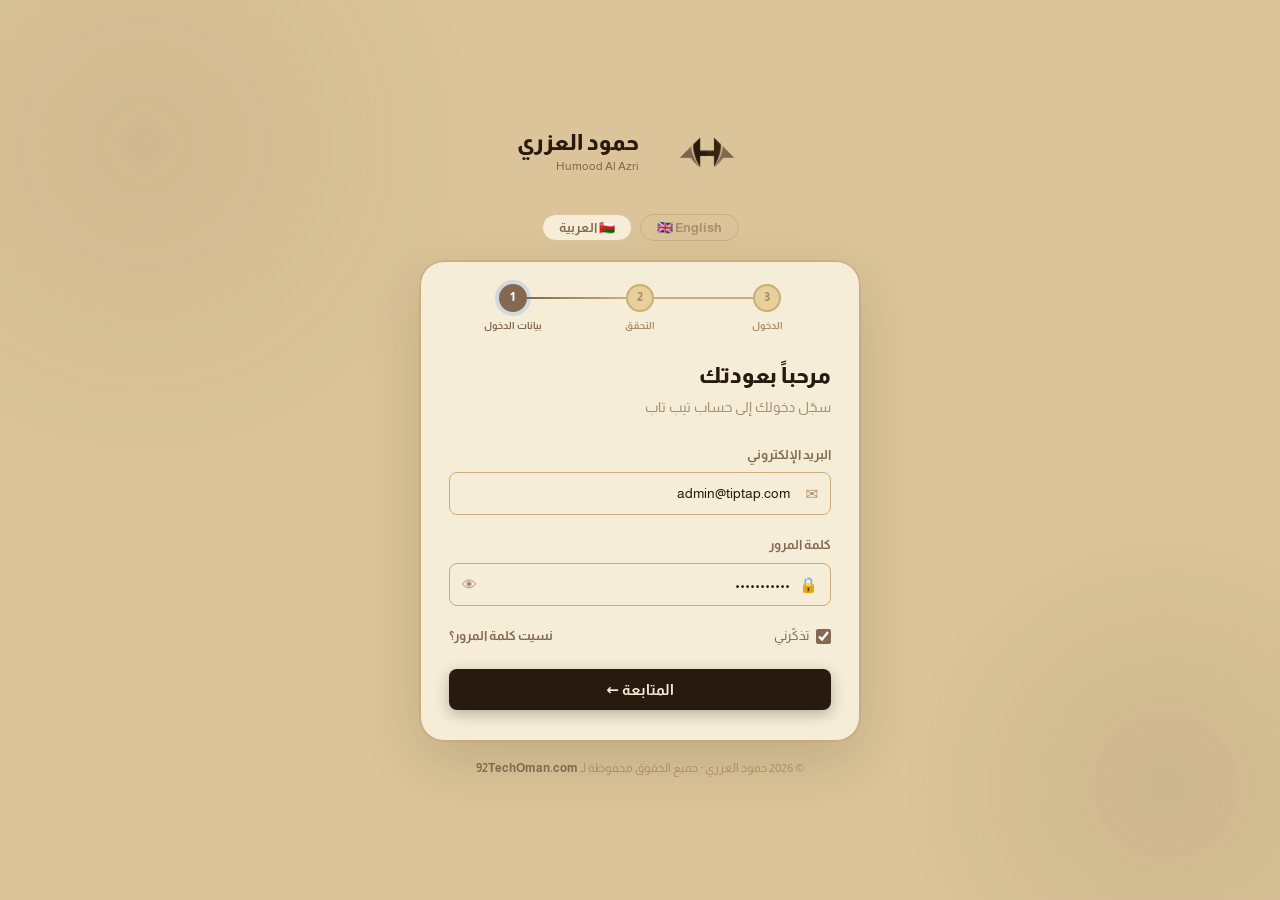
<file: login.html>
<!DOCTYPE html>
<html lang="ar" dir="rtl">
<head>
<meta charset="UTF-8"/><meta name="viewport" content="width=device-width, initial-scale=1.0"/>
<title>Humood Al Azri — تسجيل الدخول</title>
<link rel="preconnect" href="https://fonts.googleapis.com"/>
<link rel="preconnect" href="https://fonts.gstatic.com" crossorigin/>
<link href="https://fonts.googleapis.com/css2?family=Almarai:wght@300;400;700;800&display=swap" rel="stylesheet"/>
<link rel="stylesheet" href="assets/css/main.css"/>
<style>
body{background:#DBC499;display:flex;flex-direction:column;align-items:center;justify-content:center;min-height:100vh;padding:20px;}
body::before{content:'';position:fixed;top:0;left:0;width:480px;height:480px;background:radial-gradient(circle at 30% 30%,rgba(132,105,80,.12) 0%,transparent 70%);pointer-events:none;}
body::after{content:'';position:fixed;bottom:0;right:0;width:380px;height:380px;background:radial-gradient(circle at 70% 70%,rgba(41,26,15,.08) 0%,transparent 70%);pointer-events:none;}

.wrap{width:100%;max-width:440px;position:relative;z-index:1;}
.login-logo{display:flex;align-items:center;justify-content:center;gap:11px;margin-bottom:28px;}
.login-card{background:#F5EDD8;border:1px solid var(--border);border-radius:var(--radius-xl);box-shadow:0 20px 60px rgba(41,26,15,.14),0 0 0 1px rgba(41,26,15,.06);overflow:hidden;}

/* Lang pills */
.lang-pills{display:flex;justify-content:center;gap:8px;margin-bottom:20px;}
.lang-pill{padding:5px 16px;border-radius:20px;border:1.5px solid var(--border);background:transparent;font-size:13px;font-weight:600;color:var(--muted);cursor:pointer;transition:all .15s;font-family:var(--font-body);}
.lang-pill.active{background:var(--brand-light);border-color:var(--brand-mid);color:var(--brand);}

/* ── Step track — RTL + LTR safe ── */
.step-track{display:flex;align-items:flex-start;padding:22px 28px 0;margin-bottom:24px;direction:ltr;}/* always LTR for step numbers */
[dir="rtl"] .step-track{direction:ltr;}/* keep LTR inside RTL doc */
.step-item{flex:1;display:flex;flex-direction:column;align-items:center;position:relative;}

/* connector line: starts at center of circle, extends to the right to next circle */
.step-item:not(:last-child)::after{
  content:'';
  position:absolute;
  top:13px;
  left:calc(50% + 14px);   /* start just after the circle (14px = half of 28px) */
  right:calc(-50% + 14px); /* end just before next circle */
  height:2px;
  background:var(--border);
  z-index:0;
}
.step-item.done:not(:last-child)::after{background:var(--green);}
.step-item.active:not(:last-child)::after{background:linear-gradient(to right,var(--brand),var(--border));}

.step-circle{width:28px;height:28px;border-radius:50%;display:flex;align-items:center;justify-content:center;font-size:12px;font-weight:800;background:var(--surface3);color:var(--muted);border:2px solid var(--border);position:relative;z-index:1;transition:all .2s;font-family:'Almarai',sans-serif;}
.step-item.done  .step-circle{background:var(--green);border-color:var(--green);color:#fff;}
.step-item.active .step-circle{background:var(--brand);border-color:var(--brand);color:#fff;box-shadow:0 0 0 4px rgba(10,110,255,.15);}
.step-name{font-size:10px;font-weight:600;color:var(--muted);margin-top:6px;white-space:nowrap;text-align:center;}
.step-item.active .step-name{color:var(--brand);}
.step-item.done  .step-name{color:var(--green);}

/* Panels */
.panel{display:none;padding:0 28px 30px;}
.panel.active{display:block;}
.login-title{font-family:var(--font-display);font-size:22px;font-weight:800;color:var(--text);letter-spacing:-.2px;margin-bottom:4px;}
.login-sub{font-size:13.5px;color:var(--muted);margin-bottom:26px;line-height:1.6;}
.row-between{display:flex;align-items:center;justify-content:space-between;margin-bottom:22px;}

/* OTP boxes — responsive */
.otp-row{display:flex;gap:8px;margin-bottom:22px;direction:ltr;}
.otp-box{flex:1;min-width:0;text-align:center;font-size:20px;font-weight:800;padding:14px 0;border:2px solid var(--border);border-radius:var(--radius-sm);background:var(--surface2);color:var(--text);outline:none;transition:border-color .15s,box-shadow .15s;font-family:'Almarai',sans-serif;}
.otp-box:focus{border-color:var(--brand);box-shadow:0 0 0 3px rgba(10,110,255,.12);background:#fff;}
.otp-box.filled{border-color:var(--green);background:var(--green-light);color:var(--green);}

.success-icon{width:72px;height:72px;background:var(--green-light);border-radius:50%;display:flex;align-items:center;justify-content:center;font-size:32px;margin:0 auto 18px;border:3px solid #9FEDD7;}

/* Footer on login page */
.login-footer{text-align:center;margin-top:18px;font-size:12px;color:var(--muted);}
.login-footer a{color:var(--brand);font-weight:600;text-decoration:none;}
.login-footer a:hover{text-decoration:underline;}

@media(max-width:400px){
  .panel{padding:0 16px 24px;}
  .step-track{padding:18px 14px 0;}
  .step-name{font-size:9px;}
  .otp-row{gap:5px;}
  .otp-box{font-size:17px;padding:10px 0;}
  .login-title{font-size:19px;}
}
</style>
</head>
<body>
<script src="assets/js/i18n.js"></script>
<script src="assets/js/app.js"></script>

<div class="wrap">
  <!-- Logo -->
  <div class="login-logo">
    <img src="assets/img/logo.png" alt="Humood Al Azri"
         style="height:64px;width:auto;object-fit:contain"/>
    <div style="display:flex;flex-direction:column;gap:2px">
      <div style="font-size:22px;font-weight:800;color:var(--text);line-height:1.1"
           data-i18n="app_name">حمود العزري</div>
      <div style="font-size:12px;font-weight:400;color:var(--text-2)">Humood Al Azri</div>
    </div>
  </div>

  <!-- Lang switcher -->
  <div class="lang-pills">
    <button class="lang-pill" data-lang-btn="en" onclick="I18n.setLang('en');syncLoginLang()">🇬🇧 English</button>
    <button class="lang-pill" data-lang-btn="ar" onclick="I18n.setLang('ar');syncLoginLang()">🇴🇲 العربية</button>
  </div>

  <!-- Card -->
  <div class="login-card">

    <!-- Step track -->
    <div class="step-track">
      <div class="step-item active" id="step1">
        <div class="step-circle" id="sc1">1</div>
        <div class="step-name" data-i18n="login_step1">Credentials</div>
      </div>
      <div class="step-item" id="step2">
        <div class="step-circle" id="sc2">2</div>
        <div class="step-name" data-i18n="login_step2">Verify OTP</div>
      </div>
      <div class="step-item" id="step3">
        <div class="step-circle" id="sc3">3</div>
        <div class="step-name" data-i18n="login_step3">Access</div>
      </div>
    </div>

    <!-- Panel 1: Login -->
    <div class="panel active" id="panelLogin">
      <div class="login-title" data-i18n="login_title">Welcome back</div>
      <div class="login-sub" data-i18n="login_subtitle">Sign in to your account</div>

      <div class="form-group">
        <label class="form-label" data-i18n="login_email">Email Address</label>
        <div class="input-wrap">
          <span class="input-icon">✉</span>
          <input class="form-control has-icon-start" type="email"
            data-i18n-placeholder="login_email_placeholder"
            placeholder="you@company.com" value="admin@tiptap.com"/>
        </div>
      </div>

      <div class="form-group">
        <label class="form-label" data-i18n="login_password">Password</label>
        <div class="input-wrap">
          <span class="input-icon">🔒</span>
          <input class="form-control has-icon-start has-icon-end" type="password"
            id="pwdField" placeholder="••••••••" value="password123"/>
          <span class="input-icon-end" style="cursor:pointer;user-select:none"
            onclick="var f=document.getElementById('pwdField');f.type=f.type==='password'?'text':'password'">👁</span>
        </div>
      </div>

      <div class="row-between">
        <label style="display:flex;align-items:center;gap:7px;font-size:13px;color:var(--text-2);cursor:pointer">
          <input type="checkbox" checked style="accent-color:var(--brand);width:15px;height:15px"/>
          <span data-i18n="login_remember">Remember me</span>
        </label>
        <a href="#" style="font-size:13px;color:var(--brand);font-weight:600" data-i18n="login_forgot">Forgot password?</a>
      </div>

      <button class="btn btn-primary" style="width:100%;padding:13px;font-size:15px"
        onclick="goOTP()" data-i18n="login_continue">Continue →</button>
    </div>

    <!-- Panel 2: OTP -->
    <div class="panel" id="panelOTP">
      <div class="login-title" data-i18n="otp_title">Verify your identity</div>
      <div class="login-sub">
        <span data-i18n="otp_subtitle">6-digit code sent to</span>
        <strong style="color:var(--text);margin-inline-start:4px">+968 ●●● ●● 89</strong>
      </div>

      <div class="otp-row">
        <input class="otp-box" maxlength="1" id="o1" inputmode="numeric" oninput="nxt(this,'o2')" onkeydown="bk(event,'','o1')"/>
        <input class="otp-box" maxlength="1" id="o2" inputmode="numeric" oninput="nxt(this,'o3')" onkeydown="bk(event,'o1','o2')"/>
        <input class="otp-box" maxlength="1" id="o3" inputmode="numeric" oninput="nxt(this,'o4')" onkeydown="bk(event,'o2','o3')"/>
        <input class="otp-box" maxlength="1" id="o4" inputmode="numeric" oninput="nxt(this,'o5')" onkeydown="bk(event,'o3','o4')"/>
        <input class="otp-box" maxlength="1" id="o5" inputmode="numeric" oninput="nxt(this,'o6')" onkeydown="bk(event,'o4','o5')"/>
        <input class="otp-box" maxlength="1" id="o6" inputmode="numeric" oninput="nxt(this,'')"  onkeydown="bk(event,'o5','o6')"/>
      </div>

      <button class="btn btn-primary" style="width:100%;padding:13px;font-size:15px;margin-bottom:14px"
        onclick="goSuccess()" data-i18n="otp_verify">Verify & Sign In</button>

      <div style="text-align:center;font-size:13px;color:var(--muted)" id="resendArea">
        <span data-i18n="otp_resend_in">Resend in</span>
        <strong id="cd" style="color:var(--text);margin-inline:3px">30</strong>
        <span data-i18n="otp_resend_seconds">s</span>
      </div>

      <button class="btn btn-ghost" style="width:100%;justify-content:center;margin-top:12px"
        onclick="goBack()" data-i18n="otp_back">← Back</button>
    </div>

    <!-- Panel 3: Success -->
    <div class="panel" id="panelSuccess" style="text-align:center">
      <div class="success-icon">✅</div>
      <div class="login-title" data-i18n="success_title">You're in!</div>
      <div class="login-sub" style="margin-bottom:24px" data-i18n="success_subtitle">Redirecting to your dashboard…</div>
      <button class="btn btn-primary" style="width:100%;padding:13px;font-size:15px"
        onclick="window.location='dashboard.html'" data-i18n="success_go">Go to Dashboard →</button>
    </div>

  </div><!-- /login-card -->

  <div class="login-footer">
    © 2026 <span data-i18n="app_name">Humood Al Azri</span> ·
    <span data-i18n="footer_rights">All Rights Reserved by</span>
    <a href="https://92techoman.com" target="_blank">92TechOman.com</a>
  </div>
</div>

<script>
/* ── Step management ── */
function setStep(n) {
  for (let i = 1; i <= 3; i++) {
    const s  = document.getElementById('step' + i);
    const sc = document.getElementById('sc' + i);
    s.classList.remove('active', 'done');
    if (i < n)       { s.classList.add('done');   sc.textContent = '✓'; }
    else if (i === n) { s.classList.add('active'); sc.textContent = i; }
    else              { sc.textContent = i; }
  }
}

function goOTP() {
  document.getElementById('panelLogin').classList.remove('active');
  document.getElementById('panelOTP').classList.add('active');
  setStep(2);
  startCD();
  setTimeout(() => document.getElementById('o1').focus(), 120);
}
function goBack() {
  document.getElementById('panelOTP').classList.remove('active');
  document.getElementById('panelLogin').classList.add('active');
  setStep(1);
}
function goSuccess() {
  document.getElementById('panelOTP').classList.remove('active');
  document.getElementById('panelSuccess').classList.add('active');
  setStep(3);
  // mark step 3 done too
  document.getElementById('step3').classList.remove('active');
  document.getElementById('step3').classList.add('done');
  document.getElementById('sc3').textContent = '✓';
}

/* ── Countdown ── */
let tmr;
function startCD() {
  let s = 30;
  const area = document.getElementById('resendArea');
  clearInterval(tmr);
  // reset to countdown state
  area.innerHTML = `<span data-i18n="otp_resend_in">${t('otp_resend_in','Resend in')}</span> <strong id="cd" style="color:var(--text);margin-inline:3px">${s}</strong> <span data-i18n="otp_resend_seconds">${t('otp_resend_seconds','s')}</span>`;
  tmr = setInterval(() => {
    s--;
    const el = document.getElementById('cd');
    if (el) el.textContent = s;
    if (s <= 0) {
      clearInterval(tmr);
      area.innerHTML = `<a href="#" style="color:var(--brand);font-weight:600" onclick="startCD();return false">${t('otp_resend','Resend Code')}</a>`;
    }
  }, 1000);
}

/* ── OTP inputs ── */
function nxt(el, nId) {
  // only allow digits
  el.value = el.value.replace(/\D/g, '');
  el.classList.toggle('filled', el.value !== '');
  if (el.value && nId) document.getElementById(nId).focus();
  if (['o1','o2','o3','o4','o5','o6'].every(id => document.getElementById(id).value !== ''))
    setTimeout(goSuccess, 350);
}
function bk(e, pId, cId) {
  if (e.key === 'Backspace' && !document.getElementById(cId).value && pId) {
    document.getElementById(pId).focus();
    document.getElementById(pId).classList.remove('filled');
  }
}

/* ── Lang pill sync (login-specific) ── */
function syncLoginLang() {
  const lang = I18n.getCurrentLang();
  document.querySelectorAll('.lang-pill').forEach(b =>
    b.classList.toggle('active', b.dataset.langBtn === lang));
}

/* ── Init: apply saved lang, sync pills ── */
document.addEventListener('DOMContentLoaded', () => {
  // i18n.js already loaded and set lang; just sync pills
  syncLoginLang();
});

/* Re-sync pills whenever lang changes */
document.addEventListener('tiptap:langchanged', syncLoginLang);
</script>
</body>
</html>
</file>
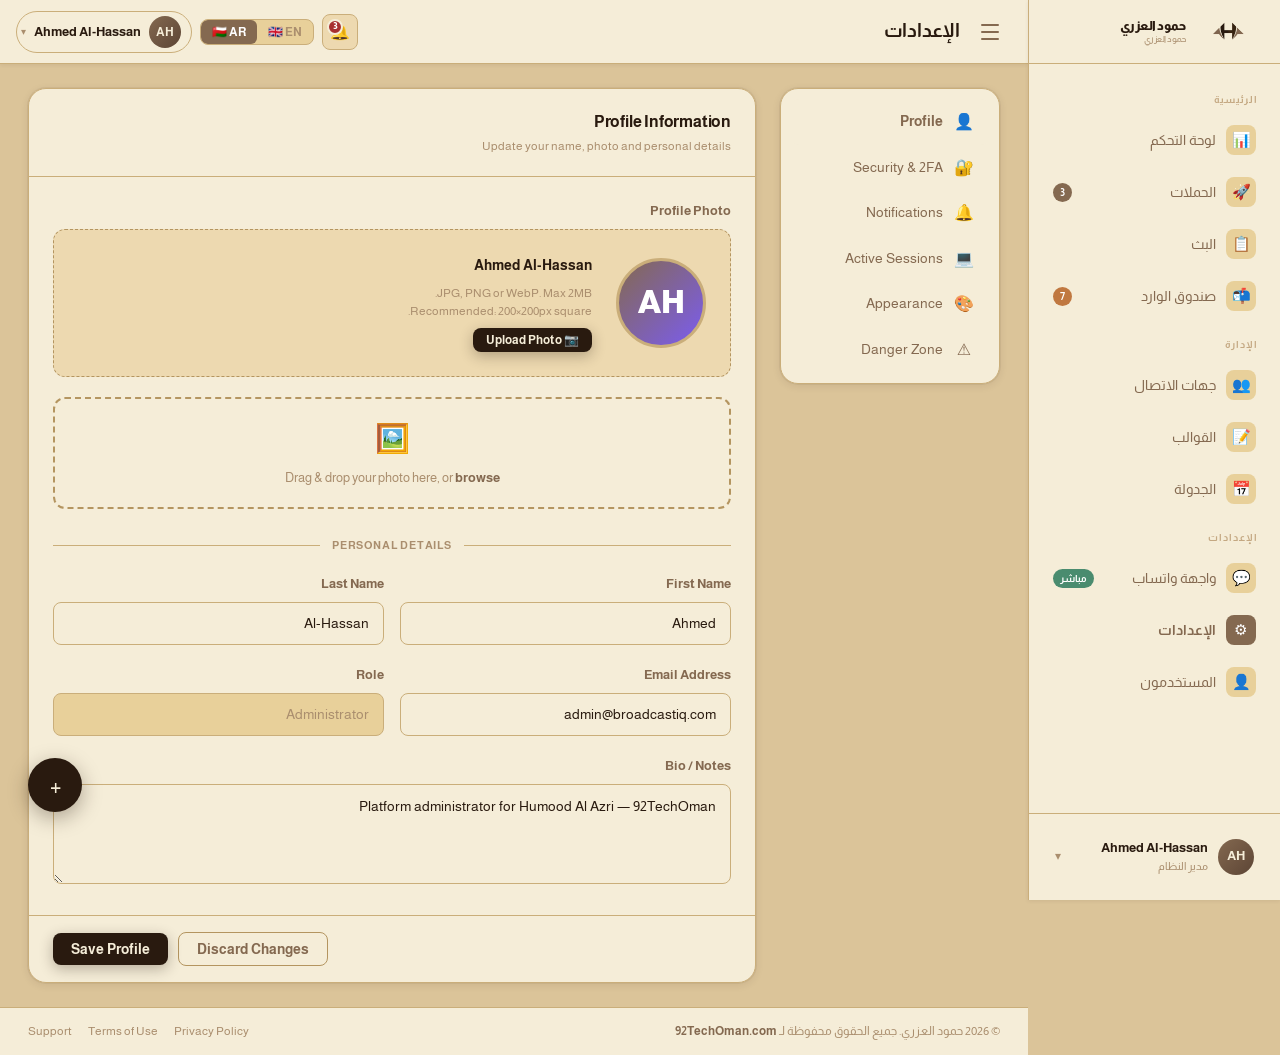
<file: settings.html>
<!DOCTYPE html>
<html lang="en" dir="ltr">
<head>
<meta charset="UTF-8"/><meta name="viewport" content="width=device-width,initial-scale=1.0"/>
<title>Humood Al Azri — Settings</title>
<link rel="preconnect" href="https://fonts.googleapis.com"/>
<link href="https://fonts.googleapis.com/css2?family=Almarai:wght@300;400;700;800&display=swap" rel="stylesheet"/>
<link rel="stylesheet" href="assets/css/main.css"/>
<style>
/* Settings layout */
.settings-layout{display:grid;grid-template-columns:220px 1fr;gap:24px;align-items:start;}
.settings-nav{background:var(--surface);border:1px solid var(--border);border-radius:var(--radius-lg);padding:10px;box-shadow:var(--shadow-card);position:sticky;top:calc(var(--topbar-h) + 16px);}
.s-nav-item{display:flex;align-items:center;gap:10px;padding:10px 14px;border-radius:var(--radius-sm);font-size:13.5px;font-weight:500;color:var(--text-2);cursor:pointer;transition:background var(--t-fast),color var(--t-fast);text-decoration:none;}
.s-nav-item:hover{background:var(--bg-alt);color:var(--text);}
.s-nav-item.active{background:var(--brand-light);color:var(--brand);font-weight:700;}
.s-nav-icon{font-size:16px;width:22px;text-align:center;}
.settings-content{display:flex;flex-direction:column;gap:20px;}

/* Avatar upload */
.avatar-upload-area{display:flex;align-items:center;gap:24px;padding:24px;background:var(--surface2);border-radius:var(--radius);border:1.5px dashed var(--border-strong);}
.avatar-big{width:90px;height:90px;border-radius:50%;background:linear-gradient(135deg,var(--brand),var(--purple));display:flex;align-items:center;justify-content:center;font-size:32px;font-weight:800;color:#fff;flex-shrink:0;overflow:hidden;border:3px solid var(--border);position:relative;}
.avatar-big img{width:100%;height:100%;object-fit:cover;border-radius:50%;}
.avatar-upload-actions{display:flex;flex-direction:column;gap:8px;}
.avatar-upload-actions p{font-size:12px;color:var(--muted);line-height:1.5;}
.file-drop-zone{border:2px dashed var(--border-strong);border-radius:var(--radius);padding:18px;text-align:center;cursor:pointer;transition:border-color .15s,background .15s;}
.file-drop-zone:hover{border-color:var(--brand);background:var(--brand-light);}
.file-drop-zone input{display:none;}
.file-drop-icon{font-size:28px;margin-bottom:6px;}
.file-drop-text{font-size:13px;color:var(--muted);}
.file-drop-text strong{color:var(--brand);}

/* 2FA section */
.twofa-status{display:flex;align-items:center;gap:14px;padding:16px 20px;border-radius:var(--radius);border:1.5px solid var(--border);background:var(--surface2);margin-bottom:20px;}
.twofa-icon{width:44px;height:44px;border-radius:12px;display:flex;align-items:center;justify-content:center;font-size:22px;flex-shrink:0;}
.twofa-info{flex:1;}
.twofa-info-title{font-size:14px;font-weight:700;color:var(--text);margin-bottom:2px;}
.twofa-info-sub{font-size:12px;color:var(--muted);}
/* Phone verify flow */
.phone-verify-box{background:var(--surface2);border:1.5px solid var(--border);border-radius:var(--radius);padding:20px;}
.phone-verify-step{display:none;}
.phone-verify-step.active{display:block;}
.otp-mini-row{display:flex;gap:8px;margin:14px 0;}
.otp-mini-box{flex:1;min-width:0;text-align:center;font-size:20px;font-weight:800;padding:12px 0;border:2px solid var(--border);border-radius:var(--radius-sm);background:var(--surface);color:var(--text);outline:none;font-family:var(--font-body);transition:border-color .15s,box-shadow .15s;}
.otp-mini-box:focus{border-color:var(--brand);box-shadow:0 0 0 3px rgba(10,110,255,.12);}
.otp-mini-box.filled{border-color:var(--green);background:var(--green-light);color:var(--green);}

/* Notification prefs */
.notif-pref-row{display:flex;align-items:center;justify-content:space-between;padding:14px 0;border-bottom:1px solid var(--border);}
.notif-pref-row:last-child{border-bottom:none;}
.notif-pref-info{flex:1;}
.notif-pref-title{font-size:14px;font-weight:600;color:var(--text);}
.notif-pref-sub{font-size:12px;color:var(--muted);margin-top:2px;}

/* Session list */
.session-row{display:flex;align-items:center;gap:14px;padding:14px 0;border-bottom:1px solid var(--border);}
.session-row:last-child{border-bottom:none;}
.session-icon{width:40px;height:40px;border-radius:10px;background:var(--surface3);display:flex;align-items:center;justify-content:center;font-size:20px;flex-shrink:0;}
.session-info{flex:1;}
.session-name{font-size:13.5px;font-weight:600;color:var(--text);}
.session-meta{font-size:11px;color:var(--muted);margin-top:2px;}

/* Danger zone */
.danger-zone{border:1.5px solid var(--red-light);border-radius:var(--radius-lg);overflow:hidden;}
.danger-zone-header{background:var(--red-light);padding:14px 20px;}
.danger-zone-title{font-size:14px;font-weight:700;color:var(--red);}
.danger-zone-sub{font-size:12px;color:var(--red);opacity:.75;margin-top:2px;}
.danger-zone-body{padding:0 20px;}
.danger-item{display:flex;align-items:center;justify-content:space-between;gap:16px;padding:16px 0;border-bottom:1px solid var(--red-light);}
.danger-item:last-child{border-bottom:none;}
.danger-item-info h4{font-size:14px;font-weight:600;color:var(--text);margin-bottom:2px;}
.danger-item-info p{font-size:12px;color:var(--muted);}

@media(max-width:860px){.settings-layout{grid-template-columns:1fr;}.settings-nav{position:static;display:flex;flex-wrap:wrap;gap:4px;padding:8px;}.s-nav-item{padding:7px 12px;font-size:12px;}}
@media(max-width:480px){.avatar-upload-area{flex-direction:column;text-align:center;}.otp-mini-box{font-size:17px;padding:10px 0;}}
</style>
</head>
<body>
<script src="assets/js/i18n.js"></script>
<script src="assets/js/sidebar.js"></script>
<script src="assets/js/app.js"></script>
<div class="app-shell">
  <div class="main-content">
    <div class="topbar">
      <button class="hamburger" onclick="toggleSidebar()" title="Menu">☰</button>
      <div class="topbar-title" data-i18n="settings_title">Settings</div>
      <div class="topbar-actions"></div>
    </div>

    <div class="page-body">
      <div class="settings-layout">

        <!-- Left nav -->
        <nav class="settings-nav">
          <a class="s-nav-item active" onclick="showSection('profile')" href="#profile"><span class="s-nav-icon">👤</span>Profile</a>
          <a class="s-nav-item" onclick="showSection('security')" href="#security"><span class="s-nav-icon">🔐</span>Security & 2FA</a>
          <a class="s-nav-item" onclick="showSection('notifications')" href="#notifications"><span class="s-nav-icon">🔔</span>Notifications</a>
          <a class="s-nav-item" onclick="showSection('sessions')" href="#sessions"><span class="s-nav-icon">💻</span>Active Sessions</a>
          <a class="s-nav-item" onclick="showSection('appearance')" href="#appearance"><span class="s-nav-icon">🎨</span>Appearance</a>
          <a class="s-nav-item" onclick="showSection('danger')" href="#danger"><span class="s-nav-icon">⚠️</span>Danger Zone</a>
        </nav>

        <!-- Right content -->
        <div class="settings-content" id="settingsContent">

          <!-- ── PROFILE ── -->
          <div id="section-profile" class="settings-section">
            <div class="card">
              <div class="card-header">
                <div><div class="card-title">Profile Information</div><div class="card-subtitle">Update your name, photo and personal details</div></div>
              </div>
              <div class="card-body">

                <!-- Avatar upload -->
                <div class="form-group">
                  <label class="form-label">Profile Photo</label>
                  <div class="avatar-upload-area">
                    <div class="avatar-big" id="settingsAvatar">AH</div>
                    <div class="avatar-upload-actions">
                      <div style="font-size:14px;font-weight:700;color:var(--text)">Ahmed Al-Hassan</div>
                      <p>JPG, PNG or WebP. Max 2MB.<br/>Recommended: 200×200px square.</p>
                      <div style="display:flex;gap:8px;flex-wrap:wrap">
                        <button class="btn btn-primary btn-sm" onclick="document.getElementById('avatarInput').click()">📷 Upload Photo</button>
                        <button class="btn btn-ghost btn-sm" id="removeAvatarBtn" onclick="removeAvatar()" style="display:none">Remove</button>
                      </div>
                      <input type="file" id="avatarInput" accept="image/*" style="display:none" onchange="handleAvatarUpload(event)"/>
                    </div>
                  </div>
                </div>

                <!-- Drop zone alternative -->
                <div class="file-drop-zone" onclick="document.getElementById('avatarInput').click()" id="dropZone"
                  ondragover="event.preventDefault();this.style.borderColor='var(--brand)'"
                  ondragleave="this.style.borderColor=''"
                  ondrop="handleDrop(event)">
                  <div class="file-drop-icon">🖼️</div>
                  <div class="file-drop-text">Drag & drop your photo here, or <strong>browse</strong></div>
                </div>

                <div class="section-divider"><div class="section-divider-line"></div><div class="section-divider-label">Personal Details</div><div class="section-divider-line"></div></div>

                <div class="form-row-2">
                  <div class="form-group"><label class="form-label">First Name</label><input class="form-control" type="text" value="Ahmed"/></div>
                  <div class="form-group"><label class="form-label">Last Name</label><input class="form-control" type="text" value="Al-Hassan"/></div>
                </div>
                <div class="form-row-2">
                  <div class="form-group"><label class="form-label">Email Address</label><input class="form-control" type="email" value="admin@broadcastiq.com"/></div>
                  <div class="form-group"><label class="form-label">Role</label><input class="form-control" type="text" value="Administrator" disabled/></div>
                </div>
                <div class="form-group" style="margin-bottom:0">
                  <label class="form-label">Bio / Notes</label>
                  <textarea class="form-control" rows="2" placeholder="Short description…">Platform administrator for Humood Al Azri — 92TechOman</textarea>
                </div>
              </div>
              <div class="card-footer">
                <button class="btn btn-ghost">Discard Changes</button>
                <button class="btn btn-primary" onclick="saveProfile()">Save Profile</button>
              </div>
            </div>
          </div>

          <!-- ── SECURITY & 2FA ── -->
          <div id="section-security" class="settings-section" style="display:none">

            <!-- Change Password -->
            <div class="card" style="margin-bottom:20px">
              <div class="card-header">
                <div><div class="card-title">Change Password</div><div class="card-subtitle">Use a strong unique password for your account</div></div>
              </div>
              <div class="card-body">
                <div class="form-group">
                  <label class="form-label">Current Password</label>
                  <div class="input-wrap">
                    <span class="input-icon">🔒</span>
                    <input class="form-control has-icon-start has-icon-end" type="password" id="curPwd" placeholder="••••••••"/>
                    <span class="input-icon-end" style="cursor:pointer" onclick="togglePwd('curPwd')">👁</span>
                  </div>
                </div>
                <div class="form-row-2">
                  <div class="form-group" style="margin-bottom:0">
                    <label class="form-label">New Password</label>
                    <div class="input-wrap">
                      <span class="input-icon">🔑</span>
                      <input class="form-control has-icon-start" type="password" id="newPwd" placeholder="Min 8 characters" oninput="checkStrength(this.value)"/>
                    </div>
                    <!-- strength meter -->
                    <div style="margin-top:8px">
                      <div class="progress-bar" style="height:4px"><div id="strengthBar" class="progress-fill" style="width:0%;background:var(--red);transition:width .3s,background .3s"></div></div>
                      <div id="strengthLabel" style="font-size:11px;color:var(--muted);margin-top:4px">Enter a password</div>
                    </div>
                  </div>
                  <div class="form-group" style="margin-bottom:0">
                    <label class="form-label">Confirm New Password</label>
                    <input class="form-control" type="password" placeholder="Repeat password"/>
                  </div>
                </div>
              </div>
              <div class="card-footer">
                <button class="btn btn-primary" onclick="showToast('Password updated successfully 🔐','success')">Update Password</button>
              </div>
            </div>

            <!-- 2FA -->
            <div class="card">
              <div class="card-header">
                <div><div class="card-title">Two-Factor Authentication (2FA)</div><div class="card-subtitle">Add an extra layer of security to your account via SMS OTP</div></div>
                <span class="badge" id="tfaBadge" style="background:var(--red-light);color:var(--red)">Disabled</span>
              </div>
              <div class="card-body">

                <!-- Status banner -->
                <div class="twofa-status" id="tfaStatusBanner">
                  <div class="twofa-icon" style="background:var(--red-light)">🔓</div>
                  <div class="twofa-info">
                    <div class="twofa-info-title">2FA is currently disabled</div>
                    <div class="twofa-info-sub">Secure your account by linking your mobile number for SMS OTP verification on every login.</div>
                  </div>
                  <button class="btn btn-primary btn-sm" onclick="startTfaSetup()">Enable 2FA</button>
                </div>

                <!-- Step 1: Enter phone -->
                <div class="phone-verify-box" id="tfaBox" style="display:none">
                  <div class="phone-verify-step active" id="tfa-step1">
                    <div style="font-size:14px;font-weight:700;color:var(--text);margin-bottom:4px">Step 1 — Enter your mobile number</div>
                    <div style="font-size:12px;color:var(--muted);margin-bottom:16px">We'll send a one-time code to verify ownership of this number.</div>
                    <div class="form-row-2">
                      <div class="form-group" style="margin-bottom:0">
                        <label class="form-label">Country Code</label>
                        <select class="form-control">
                          <option>🇴🇲 +968 (Oman)</option>
                          <option>🇦🇪 +971 (UAE)</option>
                          <option>🇸🇦 +966 (Saudi)</option>
                          <option>🇬🇧 +44 (UK)</option>
                          <option>🇺🇸 +1 (US)</option>
                        </select>
                      </div>
                      <div class="form-group" style="margin-bottom:0">
                        <label class="form-label">Mobile Number</label>
                        <input class="form-control" type="tel" id="tfaPhone" placeholder="9X XXX XXXX"/>
                      </div>
                    </div>
                    <div style="display:flex;gap:10px;margin-top:16px">
                      <button class="btn btn-ghost btn-sm" onclick="cancelTfa()">Cancel</button>
                      <button class="btn btn-primary btn-sm" onclick="sendTfaOTP()">Send Verification Code →</button>
                    </div>
                  </div>

                  <!-- Step 2: Enter OTP -->
                  <div class="phone-verify-step" id="tfa-step2">
                    <div style="font-size:14px;font-weight:700;color:var(--text);margin-bottom:4px">Step 2 — Enter the verification code</div>
                    <div style="font-size:12px;color:var(--muted);margin-bottom:4px">A 6-digit code was sent to <strong id="tfaPhoneDisplay" style="color:var(--text)"></strong></div>
                    <div class="otp-mini-row" id="tfaOtpRow">
                      <input class="otp-mini-box" maxlength="1" id="t1" oninput="tfaNxt(this,'t2')" onkeydown="tfaBk(event,'','t1')"/>
                      <input class="otp-mini-box" maxlength="1" id="t2" oninput="tfaNxt(this,'t3')" onkeydown="tfaBk(event,'t1','t2')"/>
                      <input class="otp-mini-box" maxlength="1" id="t3" oninput="tfaNxt(this,'t4')" onkeydown="tfaBk(event,'t2','t3')"/>
                      <input class="otp-mini-box" maxlength="1" id="t4" oninput="tfaNxt(this,'t5')" onkeydown="tfaBk(event,'t3','t4')"/>
                      <input class="otp-mini-box" maxlength="1" id="t5" oninput="tfaNxt(this,'t6')" onkeydown="tfaBk(event,'t4','t5')"/>
                      <input class="otp-mini-box" maxlength="1" id="t6" oninput="tfaNxt(this,'')"  onkeydown="tfaBk(event,'t5','t6')"/>
                    </div>
                    <div style="font-size:12px;color:var(--muted);margin-bottom:14px" id="tfaResend">Resend code in <strong id="tfaCd">30</strong>s</div>
                    <div style="display:flex;gap:10px">
                      <button class="btn btn-ghost btn-sm" onclick="showTfaStep(1)">← Change Number</button>
                      <button class="btn btn-primary btn-sm" onclick="verifyTfaOTP()">Verify & Enable 2FA ✓</button>
                    </div>
                  </div>

                  <!-- Step 3: Success -->
                  <div class="phone-verify-step" id="tfa-step3" style="text-align:center;padding:10px 0">
                    <div style="font-size:40px;margin-bottom:12px">✅</div>
                    <div style="font-size:16px;font-weight:800;color:var(--green);margin-bottom:6px">2FA Enabled Successfully!</div>
                    <div style="font-size:13px;color:var(--muted);margin-bottom:16px">Your account is now protected. You'll receive an SMS code every time you log in.</div>
                    <button class="btn btn-danger btn-sm" onclick="disableTfa()">Disable 2FA</button>
                  </div>
                </div>

              </div>
            </div>
          </div>

          <!-- ── NOTIFICATIONS ── -->
          <div id="section-notifications" class="settings-section" style="display:none">
            <div class="card">
              <div class="card-header">
                <div><div class="card-title">Notification Preferences</div><div class="card-subtitle">Control what alerts you receive and how</div></div>
              </div>
              <div class="card-body">
                <div style="font-size:11px;font-weight:700;text-transform:uppercase;letter-spacing:.6px;color:var(--muted);margin-bottom:12px">Campaign Alerts</div>
                <div class="notif-pref-row">
                  <div class="notif-pref-info"><div class="notif-pref-title">Campaign Launched</div><div class="notif-pref-sub">Notify when a campaign starts dispatching</div></div>
                  <label class="toggle"><input type="checkbox" checked/><span class="toggle-slider"></span></label>
                </div>
                <div class="notif-pref-row">
                  <div class="notif-pref-info"><div class="notif-pref-title">Campaign Completed</div><div class="notif-pref-sub">Notify when all messages are dispatched</div></div>
                  <label class="toggle"><input type="checkbox" checked/><span class="toggle-slider"></span></label>
                </div>
                <div class="notif-pref-row">
                  <div class="notif-pref-info"><div class="notif-pref-title">High Failure Rate Warning</div><div class="notif-pref-sub">Alert when delivery rate drops below 80%</div></div>
                  <label class="toggle"><input type="checkbox" checked/><span class="toggle-slider"></span></label>
                </div>
                <div style="font-size:11px;font-weight:700;text-transform:uppercase;letter-spacing:.6px;color:var(--muted);margin:20px 0 12px">System Alerts</div>
                <div class="notif-pref-row">
                  <div class="notif-pref-info"><div class="notif-pref-title">WhatsApp API Disconnected</div><div class="notif-pref-sub">Critical alert when API connection is lost</div></div>
                  <label class="toggle"><input type="checkbox" checked/><span class="toggle-slider"></span></label>
                </div>
                <div class="notif-pref-row">
                  <div class="notif-pref-info"><div class="notif-pref-title">New User Added</div><div class="notif-pref-sub">Notify when a new team member joins</div></div>
                  <label class="toggle"><input type="checkbox"/><span class="toggle-slider"></span></label>
                </div>
                <div class="notif-pref-row">
                  <div class="notif-pref-info"><div class="notif-pref-title">Daily Summary Report</div><div class="notif-pref-sub">Receive a daily digest at 8:00 AM</div></div>
                  <label class="toggle"><input type="checkbox" checked/><span class="toggle-slider"></span></label>
                </div>
              </div>
              <div class="card-footer">
                <button class="btn btn-primary" onclick="showToast('Notification preferences saved ✅','success')">Save Preferences</button>
              </div>
            </div>
          </div>

          <!-- ── SESSIONS ── -->
          <div id="section-sessions" class="settings-section" style="display:none">
            <div class="card">
              <div class="card-header">
                <div><div class="card-title">Active Sessions</div><div class="card-subtitle">Devices currently logged into your account</div></div>
                <button class="btn btn-danger btn-sm" onclick="showToast('All other sessions terminated','warning')">Revoke All Others</button>
              </div>
              <div class="card-body">
                <div class="session-row">
                  <div class="session-icon">💻</div>
                  <div class="session-info">
                    <div class="session-name">Chrome on Windows 11 <span class="badge badge-green" style="margin-inline-start:8px">Current</span></div>
                    <div class="session-meta">Muscat, Oman · 192.168.1.10 · Active now</div>
                  </div>
                </div>
                <div class="session-row">
                  <div class="session-icon">📱</div>
                  <div class="session-info">
                    <div class="session-name">Safari on iPhone 15</div>
                    <div class="session-meta">Muscat, Oman · 10.0.0.42 · 2 hours ago</div>
                  </div>
                  <button class="btn btn-ghost btn-sm" onclick="showToast('Session revoked','warning')">Revoke</button>
                </div>
                <div class="session-row">
                  <div class="session-icon">💻</div>
                  <div class="session-info">
                    <div class="session-name">Firefox on macOS</div>
                    <div class="session-meta">Dubai, UAE · 172.16.0.5 · 3 days ago</div>
                  </div>
                  <button class="btn btn-ghost btn-sm" onclick="showToast('Session revoked','warning')">Revoke</button>
                </div>
              </div>
            </div>
          </div>

          <!-- ── APPEARANCE ── -->
          <div id="section-appearance" class="settings-section" style="display:none">
            <div class="card">
              <div class="card-header">
                <div><div class="card-title">Appearance</div><div class="card-subtitle">Customize the look and feel of Humood Al Azri</div></div>
              </div>
              <div class="card-body">
                <div class="form-group">
                  <label class="form-label">Language / Direction</label>
                  <div style="display:flex;gap:10px;flex-wrap:wrap">
                    <button class="btn btn-primary btn-sm" data-lang-btn="ltr" onclick="applyDir('ltr')">🇬🇧 English (LTR)</button>
                    <button class="btn btn-ghost btn-sm" data-lang-btn="rtl" onclick="applyDir('rtl')">🇴🇲 العربية (RTL)</button>
                  </div>
                </div>
                <div class="form-group" style="margin-bottom:0">
                  <label class="form-label">Sidebar Default State</label>
                  <div style="display:flex;gap:10px;flex-wrap:wrap">
                    <button class="btn btn-primary btn-sm" onclick="setSidebarPref('expanded')">⬅ Expanded</button>
                    <button class="btn btn-ghost btn-sm" onclick="setSidebarPref('collapsed')">→ Collapsed (icon only)</button>
                  </div>
                  <div class="form-hint">Controls how the sidebar appears on page load (desktop only)</div>
                </div>
              </div>
            </div>
          </div>

          <!-- ── DANGER ZONE ── -->
          <div id="section-danger" class="settings-section" style="display:none">
            <div class="danger-zone">
              <div class="danger-zone-header">
                <div class="danger-zone-title">⚠️ Danger Zone</div>
                <div class="danger-zone-sub">These actions are irreversible. Please proceed with caution.</div>
              </div>
              <div class="danger-zone-body">
                <div class="danger-item">
                  <div class="danger-item-info">
                    <h4>Export All Data</h4>
                    <p>Download a full export of your contacts, campaigns and messages as CSV/JSON.</p>
                  </div>
                  <button class="btn btn-ghost btn-sm" onclick="showToast('Export started — you will receive an email shortly','info')">Export Data</button>
                </div>
                <div class="danger-item">
                  <div class="danger-item-info">
                    <h4>Clear All Broadcasts</h4>
                    <p>Permanently delete all broadcast history. Contacts will not be affected.</p>
                  </div>
                  <button class="btn btn-danger btn-sm" onclick="confirmDanger('Clear all broadcast history?')">Clear History</button>
                </div>
                <div class="danger-item">
                  <div class="danger-item-info">
                    <h4>Delete Account</h4>
                    <p>Permanently delete your account and all associated data. This cannot be undone.</p>
                  </div>
                  <button class="btn btn-danger btn-sm" onclick="confirmDanger('Delete your entire account?')">Delete Account</button>
                </div>
              </div>
            </div>
          </div>

        </div><!-- /settings-content -->
      </div><!-- /settings-layout -->
    </div><!-- /page-body -->
  </div><!-- /main-content -->
</div><!-- /app-shell -->

<script>
/* ── Section navigation ── */
function showSection(id) {
  document.querySelectorAll('.settings-section').forEach(s => s.style.display = 'none');
  document.querySelectorAll('.s-nav-item').forEach(n => n.classList.remove('active'));
  const sec = document.getElementById('section-' + id);
  if (sec) sec.style.display = 'block';
  event.currentTarget.classList.add('active');
}

/* ── Avatar upload ── */
function handleAvatarUpload(e) {
  const file = e.target.files[0];
  if (!file) return;
  if (file.size > 2 * 1024 * 1024) { showToast('File must be under 2MB','error'); return; }
  const reader = new FileReader();
  reader.onload = (ev) => {
    const src = ev.target.result;
    setAvatarSrc(src);
    localStorage.setItem('biq_avatar', src);
    showToast('Profile photo updated ✅','success');
  };
  reader.readAsDataURL(file);
}
function handleDrop(e) {
  e.preventDefault();
  document.getElementById('dropZone').style.borderColor = '';
  const file = e.dataTransfer.files[0];
  if (file && file.type.startsWith('image/')) {
    const dt = new DataTransfer();
    dt.items.add(file);
    document.getElementById('avatarInput').files = dt.files;
    handleAvatarUpload({ target: document.getElementById('avatarInput') });
  }
}
function setAvatarSrc(src) {
  const el = document.getElementById('settingsAvatar');
  el.innerHTML = `<img src="${src}" style="width:100%;height:100%;object-fit:cover;border-radius:50%"/>`;
  document.getElementById('removeAvatarBtn').style.display = 'inline-flex';
  /* sync topbar avatar */
  document.querySelectorAll('.topbar-avatar, #sbUserAvatar').forEach(a => {
    a.innerHTML = `<img src="${src}" style="width:100%;height:100%;object-fit:cover;border-radius:50%"/>`;
  });
}
function removeAvatar() {
  document.getElementById('settingsAvatar').innerHTML = 'AH';
  document.getElementById('removeAvatarBtn').style.display = 'none';
  localStorage.removeItem('biq_avatar');
  document.querySelectorAll('.topbar-avatar, #sbUserAvatar').forEach(a => { a.innerHTML = 'AH'; });
  showToast('Profile photo removed','info');
}
/* Load saved avatar on page load */
window.addEventListener('DOMContentLoaded', () => {
  const saved = localStorage.getItem('biq_avatar');
  if (saved) setAvatarSrc(saved);
});

/* ── Password strength ── */
function togglePwd(id) { const f=document.getElementById(id); f.type = f.type==='password'?'text':'password'; }
function checkStrength(val) {
  let score = 0;
  if (val.length >= 8) score++;
  if (/[A-Z]/.test(val)) score++;
  if (/[0-9]/.test(val)) score++;
  if (/[^A-Za-z0-9]/.test(val)) score++;
  const colors = ['var(--red)','var(--orange)','var(--yellow)','var(--green)'];
  const labels = ['Weak','Fair','Good','Strong'];
  const bar = document.getElementById('strengthBar');
  const lbl = document.getElementById('strengthLabel');
  bar.style.width = (score * 25) + '%';
  bar.style.background = colors[score - 1] || 'var(--red)';
  lbl.textContent = val ? labels[score - 1] || 'Weak' : 'Enter a password';
  lbl.style.color = colors[score - 1] || 'var(--muted)';
}

/* ── 2FA setup flow ── */
let tfaTimer;
function startTfaSetup() {
  document.getElementById('tfaStatusBanner').style.display = 'none';
  document.getElementById('tfaBox').style.display = 'block';
  showTfaStep(1);
}
function cancelTfa() {
  document.getElementById('tfaBox').style.display = 'none';
  document.getElementById('tfaStatusBanner').style.display = 'flex';
}
function showTfaStep(n) {
  document.querySelectorAll('.phone-verify-step').forEach(s => s.classList.remove('active'));
  document.getElementById('tfa-step' + n).classList.add('active');
}
function sendTfaOTP() {
  const phone = document.getElementById('tfaPhone').value.trim();
  if (!phone) { showToast('Please enter your mobile number','error'); return; }
  document.getElementById('tfaPhoneDisplay').textContent = '+968 ' + phone;
  showTfaStep(2);
  startTfaCd();
  showToast('OTP sent to your mobile number 📱','success');
}
function startTfaCd() {
  let s = 30;
  const area = document.getElementById('tfaResend');
  area.innerHTML = `Resend code in <strong id="tfaCd">${s}</strong>s`;
  clearInterval(tfaTimer);
  tfaTimer = setInterval(() => {
    s--;
    const el = document.getElementById('tfaCd');
    if (el) el.textContent = s;
    if (s <= 0) {
      clearInterval(tfaTimer);
      area.innerHTML = `<a href="#" style="color:var(--brand);font-weight:600" onclick="startTfaCd();return false">Resend Code</a>`;
    }
  }, 1000);
}
function tfaNxt(el, nId) {
  el.classList.toggle('filled', el.value !== '');
  if (el.value && nId) document.getElementById(nId).focus();
  if (['t1','t2','t3','t4','t5','t6'].every(id => document.getElementById(id).value !== '')) {
    setTimeout(verifyTfaOTP, 300);
  }
}
function tfaBk(e, pId, cId) {
  if (e.key==='Backspace' && !document.getElementById(cId).value && pId) {
    document.getElementById(pId).focus();
    document.getElementById(pId).classList.remove('filled');
  }
}
function verifyTfaOTP() {
  clearInterval(tfaTimer);
  showTfaStep(3);
  const badge = document.getElementById('tfaBadge');
  badge.textContent = 'Enabled';
  badge.style.background = 'var(--green-light)';
  badge.style.color = 'var(--green)';
  showToast('2FA enabled successfully 🔐','success');
}
function disableTfa() {
  if (!confirm('Are you sure you want to disable 2FA? Your account will be less secure.')) return;
  cancelTfa();
  const badge = document.getElementById('tfaBadge');
  badge.textContent = 'Disabled';
  badge.style.background = 'var(--red-light)';
  badge.style.color = 'var(--red)';
  showToast('2FA has been disabled','warning');
}

/* ── Misc ── */
function saveProfile() { showToast('Profile saved successfully ✅','success'); }
function setSidebarPref(state) {
  const shell = document.querySelector('.app-shell');
  if (state === 'collapsed') {
    shell.classList.add('sidebar-collapsed');
    localStorage.setItem('biq_sidebar_collapsed', 'true');
    showToast('Sidebar set to collapsed mode','info');
  } else {
    shell.classList.remove('sidebar-collapsed');
    localStorage.setItem('biq_sidebar_collapsed', 'false');
    showToast('Sidebar set to expanded mode','info');
  }
}
function confirmDanger(msg) {
  if (confirm(msg + ' This cannot be undone.')) showToast('Action completed','warning');
}
</script>
</body>
</html>
</file>
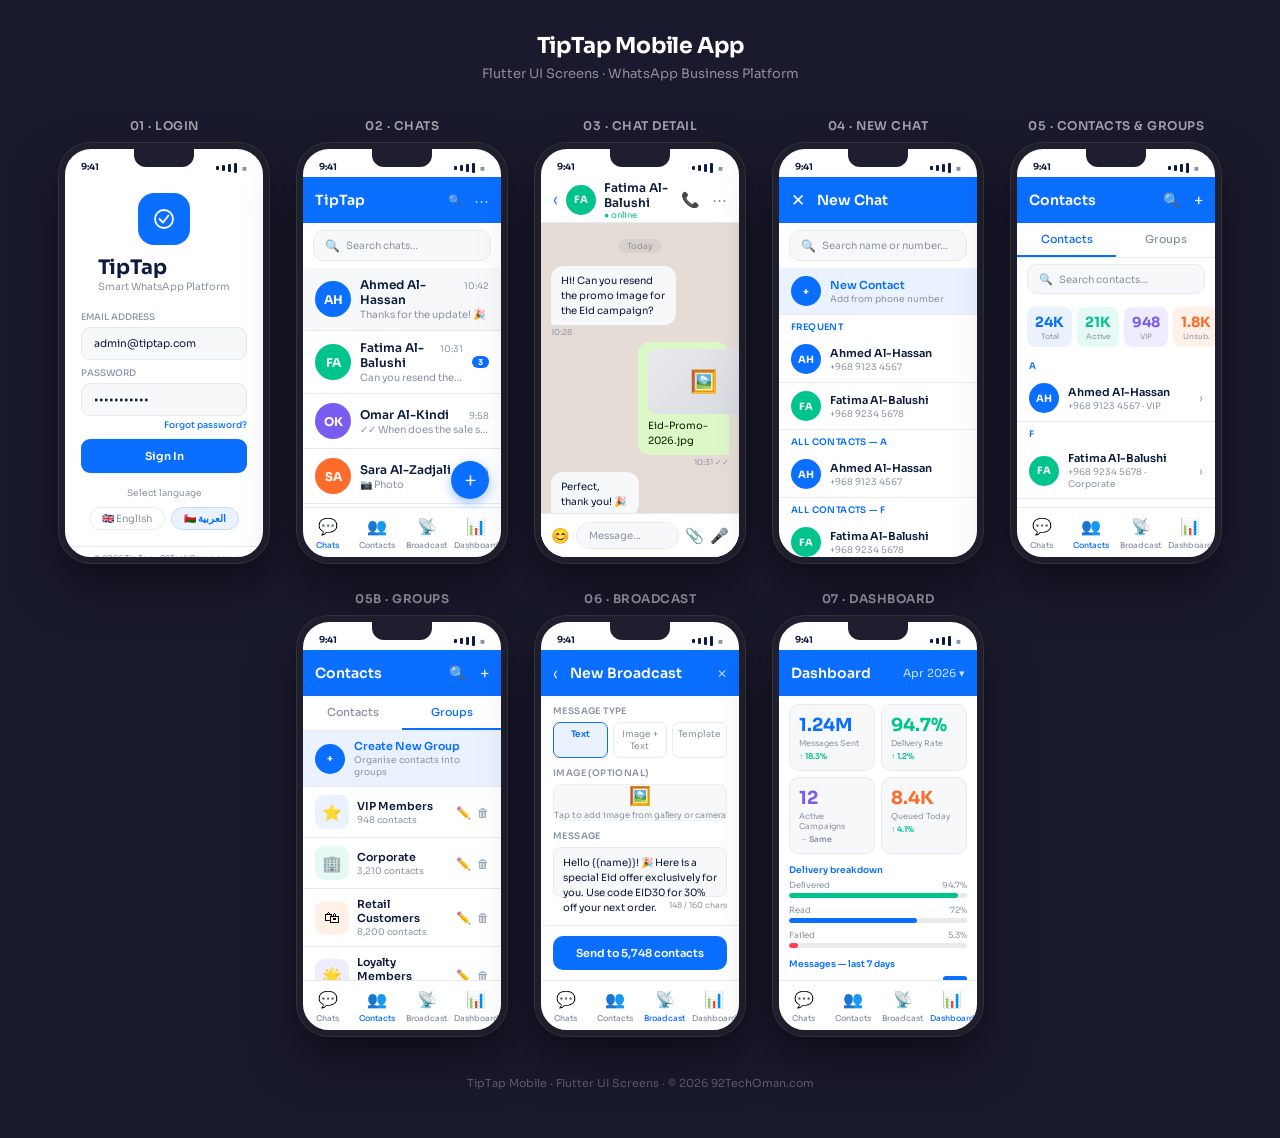
<file: tiptap-mobile-screens.html>
<!DOCTYPE html>
<html lang="en">
<head>
<meta charset="UTF-8"/>
<meta name="viewport" content="width=device-width, initial-scale=1.0"/>
<title>TipTap — Mobile Screens</title>
<link href="https://fonts.googleapis.com/css2?family=Sora:wght@300;400;500;600;700&family=Tajawal:wght@300;400;500;700&display=swap" rel="stylesheet"/>
<style>
:root {
  --tt:        #0A6EFF;
  --tt-light:  #EBF2FF;
  --tt-mid:    #C2D9FF;
  --wa:        #25D366;
  --wa-dk:     #128C7E;
  --wa-bg:     #E8FDF2;
  --green:     #00C48C;
  --green-lt:  #E6FAF5;
  --orange:    #FF6B2B;
  --purple:    #7B5CF0;
  --red:       #FF3D57;
  --yellow:    #F5A623;
  --bg:        #F0F2F5;
  --surface:   #FFFFFF;
  --surface2:  #F7F8FA;
  --border:    #E8EAED;
  --text:      #0D1B3E;
  --text2:     #3C4257;
  --muted:     #8A94A6;
  --ph-w:      210px;
  --ph-h:      420px;
}
* { margin:0; padding:0; box-sizing:border-box; }
body {
  font-family: 'Sora', sans-serif;
  background: #1a1a2e;
  min-height: 100vh;
  padding: 32px 20px 48px;
}
.page-title {
  text-align: center;
  color: #fff;
  font-size: 22px;
  font-weight: 700;
  margin-bottom: 6px;
  letter-spacing: -0.3px;
}
.page-sub {
  text-align: center;
  color: rgba(255,255,255,0.5);
  font-size: 13px;
  margin-bottom: 36px;
}
.screens-grid {
  display: flex;
  flex-wrap: wrap;
  gap: 28px;
  justify-content: center;
  max-width: 1600px;
  margin: 0 auto;
}
/* Phone frame */
.phone-wrap { display: flex; flex-direction: column; align-items: center; gap: 10px; }
.phone-label {
  color: rgba(255,255,255,0.6);
  font-size: 12px;
  font-weight: 600;
  letter-spacing: 0.5px;
  text-transform: uppercase;
}
.phone {
  width: var(--ph-w);
  height: var(--ph-h);
  background: var(--surface);
  border-radius: 32px;
  overflow: hidden;
  position: relative;
  display: flex;
  flex-direction: column;
  border: 6px solid #1e1e2e;
  box-shadow: 0 0 0 1px #333, 0 24px 48px rgba(0,0,0,0.5), inset 0 1px 0 rgba(255,255,255,0.1);
}
/* Notch */
.phone::before {
  content: '';
  position: absolute;
  top: 0; left: 50%;
  transform: translateX(-50%);
  width: 60px; height: 18px;
  background: #1e1e2e;
  border-radius: 0 0 12px 12px;
  z-index: 100;
}
/* Status bar */
.status-bar {
  height: 28px;
  padding: 0 16px;
  display: flex;
  align-items: flex-end;
  justify-content: space-between;
  padding-bottom: 4px;
  flex-shrink: 0;
  z-index: 10;
}
.status-time { font-size: 9px; font-weight: 700; color: var(--text); }
.status-icons { font-size: 8px; color: var(--muted); display: flex; gap: 3px; align-items: center; }
.signal-bar { width: 3px; background: var(--text); border-radius: 1px; }
/* Top AppBar */
.appbar {
  height: 46px;
  padding: 0 12px;
  display: flex;
  align-items: center;
  gap: 8px;
  flex-shrink: 0;
  border-bottom: 0.5px solid var(--border);
}
.appbar.brand { background: var(--tt); border-bottom: none; }
.appbar.white { background: var(--surface); }
.appbar-title { font-size: 14px; font-weight: 600; color: var(--text); flex: 1; }
.appbar.brand .appbar-title { color: #fff; }
.appbar-sub { font-size: 9px; color: var(--muted); margin-top: 1px; }
.appbar-icon { font-size: 15px; color: var(--muted); cursor: pointer; }
.appbar.brand .appbar-icon { color: rgba(255,255,255,0.8); }
.back-btn { font-size: 17px; color: var(--tt); font-weight: 300; cursor: pointer; }
.appbar.brand .back-btn { color: #fff; }
/* Avatar */
.av { border-radius: 50%; display: flex; align-items: center; justify-content: center; font-weight: 700; color: #fff; flex-shrink: 0; }
.av-sm { width: 30px; height: 30px; font-size: 10px; }
.av-md { width: 36px; height: 36px; font-size: 12px; }
.av-lg { width: 48px; height: 48px; font-size: 16px; }
/* Content scroll area */
.content { flex: 1; overflow: hidden; display: flex; flex-direction: column; }
/* Search bar */
.search-bar {
  margin: 6px 10px;
  background: var(--surface2);
  border: 0.5px solid var(--border);
  border-radius: 10px;
  padding: 7px 11px;
  display: flex;
  align-items: center;
  gap: 6px;
  flex-shrink: 0;
}
.search-bar span { font-size: 10px; color: var(--muted); }
/* Chat list item */
.chat-item {
  display: flex;
  align-items: center;
  gap: 9px;
  padding: 9px 12px;
  border-bottom: 0.5px solid var(--border);
  cursor: pointer;
}
.chat-item:active, .chat-item.active { background: var(--surface2); }
.chat-info { flex: 1; min-width: 0; }
.chat-name-row { display: flex; justify-content: space-between; align-items: baseline; }
.chat-name { font-size: 12px; font-weight: 600; color: var(--text); }
.chat-time { font-size: 9px; color: var(--muted); }
.chat-preview { font-size: 10px; color: var(--muted); white-space: nowrap; overflow: hidden; text-overflow: ellipsis; margin-top: 1px; }
.badge { background: var(--tt); color: #fff; font-size: 8px; font-weight: 700; border-radius: 10px; padding: 1px 6px; }
.badge.green { background: var(--green); }
/* Bottom nav */
.bottom-nav {
  height: 50px;
  border-top: 0.5px solid var(--border);
  display: flex;
  flex-shrink: 0;
}
.nav-tab {
  flex: 1;
  display: flex;
  flex-direction: column;
  align-items: center;
  justify-content: center;
  gap: 3px;
  cursor: pointer;
}
.nav-tab-icon { font-size: 16px; color: var(--muted); }
.nav-tab-label { font-size: 8px; color: var(--muted); font-weight: 500; }
.nav-tab.active .nav-tab-icon { color: var(--tt); }
.nav-tab.active .nav-tab-label { color: var(--tt); }
/* FAB */
.fab {
  position: absolute;
  bottom: 58px;
  right: 12px;
  width: 38px; height: 38px;
  border-radius: 50%;
  background: var(--tt);
  color: #fff;
  display: flex; align-items: center; justify-content: center;
  font-size: 22px; font-weight: 300;
  box-shadow: 0 4px 12px rgba(10,110,255,0.4);
  z-index: 10;
}
/* Chat bubbles */
.chat-messages { flex: 1; padding: 8px 10px; display: flex; flex-direction: column; gap: 5px; overflow: hidden; }
.bubble-row { display: flex; }
.bubble-row.in { justify-content: flex-start; }
.bubble-row.out { justify-content: flex-end; }
.bubble {
  max-width: 70%;
  padding: 7px 10px;
  border-radius: 12px;
  font-size: 10px;
  line-height: 1.5;
}
.bubble.in { background: var(--surface2); border-bottom-left-radius: 3px; color: var(--text); }
.bubble.out { background: #DCF8C6; border-bottom-right-radius: 3px; color: #0a2200; }
.bubble-meta { font-size: 8px; color: var(--muted); margin-top: 2px; }
.bubble-meta.out { text-align: right; }
.bubble-img { width: 110px; height: 65px; background: linear-gradient(135deg, #e8eaed 0%, #d5d8de 100%); border-radius: 8px; display: flex; align-items: center; justify-content: center; font-size: 22px; margin-bottom: 4px; }
/* Date divider */
.date-chip { text-align: center; margin: 4px 0; }
.date-chip span { background: rgba(0,0,0,0.06); color: var(--muted); font-size: 8.5px; padding: 2px 9px; border-radius: 8px; }
/* Message input */
.msg-input-bar {
  height: 44px;
  border-top: 0.5px solid var(--border);
  padding: 0 10px;
  display: flex;
  align-items: center;
  gap: 6px;
  flex-shrink: 0;
}
.msg-input-box {
  flex: 1;
  background: var(--surface2);
  border: 0.5px solid var(--border);
  border-radius: 20px;
  padding: 6px 12px;
  font-size: 10px;
  color: var(--muted);
}
.send-btn {
  width: 28px; height: 28px;
  border-radius: 50%;
  background: var(--tt);
  display: flex; align-items: center; justify-content: center;
  font-size: 12px;
  flex-shrink: 0;
}
/* Section header */
.section-hdr {
  padding: 6px 12px 3px;
  font-size: 9px;
  font-weight: 600;
  color: var(--tt);
  background: var(--surface);
  letter-spacing: 0.4px;
  text-transform: uppercase;
}
/* Contact row */
.contact-row {
  display: flex;
  align-items: center;
  gap: 9px;
  padding: 8px 12px;
  border-bottom: 0.5px solid var(--border);
  cursor: pointer;
}
.contact-name { font-size: 11px; font-weight: 600; color: var(--text); }
.contact-meta { font-size: 9px; color: var(--muted); margin-top: 1px; }
/* Tabs */
.tabs { display: flex; border-bottom: 0.5px solid var(--border); flex-shrink: 0; }
.tab { flex: 1; text-align: center; padding: 9px 0; font-size: 11px; font-weight: 500; color: var(--muted); cursor: pointer; }
.tab.active { color: var(--tt); border-bottom: 2px solid var(--tt); }
/* Stats mini row */
.stats-mini { display: flex; gap: 5px; padding: 7px 10px; flex-shrink: 0; }
.stat-mini-card { flex: 1; border-radius: 8px; padding: 6px 8px; text-align: center; }
.stat-mini-val { font-size: 14px; font-weight: 700; }
.stat-mini-lbl { font-size: 7.5px; color: var(--muted); margin-top: 1px; }
/* Broadcast */
.bc-label { font-size: 9px; font-weight: 600; color: var(--muted); text-transform: uppercase; letter-spacing: 0.4px; margin-bottom: 5px; }
.bc-type-row { display: flex; gap: 5px; margin-bottom: 9px; }
.bc-type { flex: 1; border: 1px solid var(--border); border-radius: 7px; padding: 5px; text-align: center; font-size: 9px; color: var(--muted); }
.bc-type.active { border-color: var(--tt); background: var(--tt-light); color: var(--tt); font-weight: 600; }
.img-drop { width: 100%; height: 58px; border: 1.5px dashed var(--border); border-radius: 8px; display: flex; align-items: center; justify-content: center; background: var(--surface2); margin-bottom: 9px; flex-direction: column; gap: 3px; cursor: pointer; }
.img-drop span { font-size: 18px; }
.img-drop p { font-size: 8.5px; color: var(--muted); }
.msg-textarea { width: 100%; background: var(--surface2); border: 0.5px solid var(--border); border-radius: 8px; padding: 7px 9px; font-size: 10px; color: var(--text); line-height: 1.5; height: 50px; font-family: 'Sora', sans-serif; }
.audience-chip { display: inline-flex; align-items: center; gap: 3px; background: var(--tt-light); color: var(--tt); border-radius: 10px; padding: 3px 8px; font-size: 8.5px; font-weight: 600; margin: 2px 2px 0 0; }
.primary-btn { background: var(--tt); color: #fff; border-radius: 10px; padding: 10px; text-align: center; font-size: 11px; font-weight: 600; }
/* Dashboard */
.dash-cards { display: grid; grid-template-columns: 1fr 1fr; gap: 6px; padding: 8px 10px; }
.dash-card { background: var(--surface2); border: 0.5px solid var(--border); border-radius: 10px; padding: 9px; }
.dash-val { font-size: 18px; font-weight: 700; }
.dash-lbl { font-size: 8px; color: var(--muted); margin-top: 2px; }
.dash-trend { font-size: 8px; font-weight: 600; margin-top: 3px; }
.progress-row { padding: 4px 10px; }
.progress-label { display: flex; justify-content: space-between; font-size: 8.5px; color: var(--muted); margin-bottom: 3px; }
.progress-track { height: 5px; background: var(--border); border-radius: 3px; overflow: hidden; }
.progress-fill { height: 100%; border-radius: 3px; }
.mini-bar-chart { padding: 4px 10px 2px; }
.bars-row { display: flex; align-items: flex-end; gap: 2px; height: 38px; }
.bar { flex: 1; border-radius: 3px 3px 0 0; min-height: 3px; }
.bar-labels { display: flex; justify-content: space-between; font-size: 7px; color: var(--muted); margin-top: 2px; }
/* Login screen */
.login-center { flex: 1; display: flex; flex-direction: column; align-items: center; justify-content: center; padding: 16px; gap: 10px; }
.login-logo { width: 52px; height: 52px; background: var(--tt); border-radius: 16px; display: flex; align-items: center; justify-content: center; }
.login-name { font-size: 20px; font-weight: 700; color: var(--text); }
.login-tagline { font-size: 10px; color: var(--muted); }
.login-input { width: 100%; background: var(--surface2); border: 0.5px solid var(--border); border-radius: 9px; padding: 9px 12px; font-size: 10.5px; color: var(--text); font-family: 'Sora', sans-serif; margin-bottom: 7px; }
.login-btn { width: 100%; background: var(--tt); color: #fff; border-radius: 9px; padding: 10px; text-align: center; font-size: 11px; font-weight: 600; margin-top: 2px; }
.lang-row { display: flex; gap: 6px; justify-content: center; }
.lang-btn { padding: 4px 12px; border-radius: 16px; border: 1px solid var(--border); background: transparent; font-size: 10px; color: var(--muted); cursor: pointer; font-family: 'Sora', sans-serif; }
.lang-btn.active { background: var(--tt-light); border-color: var(--tt-mid); color: var(--tt); font-weight: 600; }
/* Group cards */
.group-card { display: flex; align-items: center; gap: 8px; padding: 8px 12px; border-bottom: 0.5px solid var(--border); }
.group-icon { width: 34px; height: 34px; border-radius: 9px; display: flex; align-items: center; justify-content: center; font-size: 16px; flex-shrink: 0; }
.group-name { font-size: 11px; font-weight: 600; color: var(--text); }
.group-count { font-size: 9px; color: var(--muted); margin-top: 1px; }
/* Scrollable simulation */
.simscroll { overflow: hidden; flex: 1; display: flex; flex-direction: column; }
</style>
</head>
<body>

<div class="page-title">TipTap Mobile App</div>
<div class="page-sub">Flutter UI Screens · WhatsApp Business Platform</div>

<div class="screens-grid">

  <!-- ══════════════════════════════════════
       SCREEN 1 · LOGIN
  ══════════════════════════════════════ -->
  <div class="phone-wrap">
    <div class="phone-label">01 · Login</div>
    <div class="phone">
      <div class="status-bar">
        <span class="status-time">9:41</span>
        <div class="status-icons">
          <div class="signal-bar" style="height:4px"></div>
          <div class="signal-bar" style="height:6px"></div>
          <div class="signal-bar" style="height:8px"></div>
          <div class="signal-bar" style="height:10px"></div>
          <span style="font-size:8px;margin-left:2px">■</span>
        </div>
      </div>
      <div class="login-center">
        <div class="login-logo">
          <svg width="26" height="26" viewBox="0 0 26 26" fill="none">
            <circle cx="13" cy="13" r="9" stroke="#fff" stroke-width="1.8"/>
            <path d="M8.5 13 L12 16.5 L17.5 9.5" stroke="#fff" stroke-width="1.8" stroke-linecap="round" stroke-linejoin="round"/>
          </svg>
        </div>
        <div>
          <div class="login-name">TipTap</div>
          <div class="login-tagline" style="text-align:center">Smart WhatsApp Platform</div>
        </div>
        <div style="width:100%;margin-top:8px">
          <div style="font-size:9px;color:var(--muted);margin-bottom:4px;font-weight:500">EMAIL ADDRESS</div>
          <input class="login-input" type="email" value="admin@tiptap.com" readonly/>
          <div style="font-size:9px;color:var(--muted);margin-bottom:4px;font-weight:500">PASSWORD</div>
          <input class="login-input" type="password" value="password123" readonly/>
          <div style="text-align:right;font-size:9px;color:var(--tt);margin:-4px 0 8px;font-weight:500">Forgot password?</div>
          <div class="login-btn">Sign In</div>
        </div>
        <div style="width:100%;text-align:center;margin-top:4px">
          <div style="font-size:9px;color:var(--muted);margin-bottom:8px">Select language</div>
          <div class="lang-row">
            <button class="lang-btn">🇬🇧 English</button>
            <button class="lang-btn active">🇴🇲 العربية</button>
          </div>
        </div>
      </div>
      <div style="text-align:center;padding:6px;font-size:8px;color:var(--muted);border-top:0.5px solid var(--border)">
        © 2026 TipTap · 92TechOman.com
      </div>
    </div>
  </div>

  <!-- ══════════════════════════════════════
       SCREEN 2 · CHAT LIST
  ══════════════════════════════════════ -->
  <div class="phone-wrap">
    <div class="phone-label">02 · Chats</div>
    <div class="phone">
      <div class="status-bar">
        <span class="status-time">9:41</span>
        <div class="status-icons">
          <div class="signal-bar" style="height:4px"></div>
          <div class="signal-bar" style="height:6px"></div>
          <div class="signal-bar" style="height:8px"></div>
          <div class="signal-bar" style="height:10px"></div>
          <span style="font-size:8px;margin-left:2px">■</span>
        </div>
      </div>
      <div class="appbar brand">
        <span class="appbar-title">TipTap</span>
        <span style="font-size:11px;color:rgba(255,255,255,0.7);margin-right:4px">🔍</span>
        <span style="font-size:15px;color:rgba(255,255,255,0.7)">⋯</span>
      </div>
      <div class="search-bar" style="margin:7px 10px">
        <span style="font-size:12px;color:var(--muted)">🔍</span>
        <span style="font-size:10px;color:var(--muted)">Search chats…</span>
      </div>
      <div class="content">
        <div class="chat-item active">
          <div class="av av-md" style="background:#0A6EFF">AH</div>
          <div class="chat-info">
            <div class="chat-name-row">
              <span class="chat-name">Ahmed Al-Hassan</span>
              <span class="chat-time">10:42</span>
            </div>
            <div class="chat-preview">Thanks for the update! 🎉</div>
          </div>
        </div>
        <div class="chat-item">
          <div class="av av-md" style="background:#00C48C">FA</div>
          <div class="chat-info">
            <div class="chat-name-row">
              <span class="chat-name">Fatima Al-Balushi</span>
              <span class="chat-time">10:31</span>
            </div>
            <div class="chat-preview">Can you resend the promo image?</div>
          </div>
          <div style="display:flex;flex-direction:column;align-items:flex-end;gap:3px">
            <span class="badge">3</span>
          </div>
        </div>
        <div class="chat-item">
          <div class="av av-md" style="background:#7B5CF0">OK</div>
          <div class="chat-info">
            <div class="chat-name-row">
              <span class="chat-name">Omar Al-Kindi</span>
              <span class="chat-time">9:58</span>
            </div>
            <div class="chat-preview">✓✓ When does the sale start?</div>
          </div>
        </div>
        <div class="chat-item">
          <div class="av av-md" style="background:#FF6B2B">SA</div>
          <div class="chat-info">
            <div class="chat-name-row">
              <span class="chat-name">Sara Al-Zadjali</span>
              <span class="chat-time">9:14</span>
            </div>
            <div class="chat-preview">📷 Photo</div>
          </div>
        </div>
        <div class="chat-item">
          <div class="av av-md" style="background:#F5A623">KM</div>
          <div class="chat-info">
            <div class="chat-name-row">
              <span class="chat-name">Khalid Al-Mawali</span>
              <span class="chat-time">Yesterday</span>
            </div>
            <div class="chat-preview">Got it, thanks!</div>
          </div>
        </div>
        <div class="chat-item">
          <div class="av av-md" style="background:#FF3D57">LH</div>
          <div class="chat-info">
            <div class="chat-name-row">
              <span class="chat-name">Layla Al-Hinai</span>
              <span class="chat-time">Yesterday</span>
            </div>
            <div class="chat-preview">Please send me the catalogue</div>
          </div>
        </div>
        <div class="chat-item">
          <div class="av av-md" style="background:#00C48C">MR</div>
          <div class="chat-info">
            <div class="chat-name-row">
              <span class="chat-name">Mariam Al-Rawahi</span>
              <span class="chat-time">Mon</span>
            </div>
            <div class="chat-preview">Your order is confirmed ✓</div>
          </div>
        </div>
      </div>
      <div class="fab">+</div>
      <div class="bottom-nav">
        <div class="nav-tab active">
          <div class="nav-tab-icon">💬</div>
          <div class="nav-tab-label" style="color:var(--tt)">Chats</div>
        </div>
        <div class="nav-tab">
          <div class="nav-tab-icon">👥</div>
          <div class="nav-tab-label">Contacts</div>
        </div>
        <div class="nav-tab">
          <div class="nav-tab-icon">📡</div>
          <div class="nav-tab-label">Broadcast</div>
        </div>
        <div class="nav-tab">
          <div class="nav-tab-icon">📊</div>
          <div class="nav-tab-label">Dashboard</div>
        </div>
      </div>
    </div>
  </div>

  <!-- ══════════════════════════════════════
       SCREEN 3 · CHAT DETAIL
  ══════════════════════════════════════ -->
  <div class="phone-wrap">
    <div class="phone-label">03 · Chat Detail</div>
    <div class="phone">
      <div class="status-bar">
        <span class="status-time">9:41</span>
        <div class="status-icons">
          <div class="signal-bar" style="height:4px"></div>
          <div class="signal-bar" style="height:6px"></div>
          <div class="signal-bar" style="height:8px"></div>
          <div class="signal-bar" style="height:10px"></div>
          <span style="font-size:8px;margin-left:2px">■</span>
        </div>
      </div>
      <div class="appbar white">
        <span class="back-btn">‹</span>
        <div class="av av-sm" style="background:#00C48C">FA</div>
        <div style="flex:1">
          <div style="font-size:12px;font-weight:600;color:var(--text)">Fatima Al-Balushi</div>
          <div style="font-size:8.5px;color:var(--green)">● online</div>
        </div>
        <span class="appbar-icon">📞</span>
        <span class="appbar-icon" style="margin-left:4px">⋯</span>
      </div>
      <!-- chat background -->
      <div style="flex:1;background:#E5DDD5;display:flex;flex-direction:column;overflow:hidden">
        <div class="date-chip" style="padding-top:6px">
          <span>Today</span>
        </div>
        <div class="chat-messages">
          <div class="bubble-row in">
            <div>
              <div class="bubble in">Hi! Can you resend the promo image for the Eid campaign?</div>
              <div class="bubble-meta">10:28</div>
            </div>
          </div>
          <div class="bubble-row out">
            <div style="display:flex;flex-direction:column;align-items:flex-end">
              <div class="bubble out">
                <div class="bubble-img">🖼️</div>
                <div>Eid-Promo-2026.jpg</div>
              </div>
              <div class="bubble-meta out">10:31 ✓✓</div>
            </div>
          </div>
          <div class="bubble-row in">
            <div>
              <div class="bubble in">Perfect, thank you! 🎉</div>
              <div class="bubble-meta">10:33</div>
            </div>
          </div>
          <div class="bubble-row out">
            <div style="display:flex;flex-direction:column;align-items:flex-end">
              <div class="bubble out">You're welcome. Let me know if you need anything.</div>
              <div class="bubble-meta out">10:35 ✓✓</div>
            </div>
          </div>
          <div class="bubble-row in">
            <div>
              <div class="bubble in">Actually can you also share the Arabic version?</div>
              <div class="bubble-meta">10:41</div>
            </div>
          </div>
        </div>
        <div class="msg-input-bar" style="background:var(--surface);border-top:0.5px solid var(--border)">
          <span style="font-size:15px;color:var(--muted)">😊</span>
          <div class="msg-input-box">Message…</div>
          <span style="font-size:15px;color:var(--muted)">📎</span>
          <span style="font-size:15px;color:var(--muted)">🎤</span>
        </div>
      </div>
    </div>
  </div>

  <!-- ══════════════════════════════════════
       SCREEN 4 · NEW CHAT (Contact Picker)
  ══════════════════════════════════════ -->
  <div class="phone-wrap">
    <div class="phone-label">04 · New Chat</div>
    <div class="phone">
      <div class="status-bar">
        <span class="status-time">9:41</span>
        <div class="status-icons">
          <div class="signal-bar" style="height:4px"></div>
          <div class="signal-bar" style="height:6px"></div>
          <div class="signal-bar" style="height:8px"></div>
          <div class="signal-bar" style="height:10px"></div>
          <span style="font-size:8px;margin-left:2px">■</span>
        </div>
      </div>
      <div class="appbar brand">
        <span class="back-btn">✕</span>
        <span class="appbar-title" style="margin-left:4px">New Chat</span>
      </div>
      <div class="search-bar" style="margin:7px 10px">
        <span style="font-size:12px;color:var(--muted)">🔍</span>
        <span style="font-size:10px;color:var(--muted)">Search name or number…</span>
      </div>
      <div class="content">
        <!-- new contact CTA -->
        <div class="contact-row" style="background:var(--tt-light)">
          <div class="av av-sm" style="background:var(--tt)">+</div>
          <div>
            <div class="contact-name" style="color:var(--tt)">New Contact</div>
            <div class="contact-meta">Add from phone number</div>
          </div>
        </div>
        <div class="section-hdr">Frequent</div>
        <div class="contact-row">
          <div class="av av-sm" style="background:#0A6EFF">AH</div>
          <div><div class="contact-name">Ahmed Al-Hassan</div><div class="contact-meta">+968 9123 4567</div></div>
        </div>
        <div class="contact-row">
          <div class="av av-sm" style="background:#00C48C">FA</div>
          <div><div class="contact-name">Fatima Al-Balushi</div><div class="contact-meta">+968 9234 5678</div></div>
        </div>
        <div class="section-hdr">All Contacts — A</div>
        <div class="contact-row">
          <div class="av av-sm" style="background:#0A6EFF">AH</div>
          <div><div class="contact-name">Ahmed Al-Hassan</div><div class="contact-meta">+968 9123 4567</div></div>
        </div>
        <div class="section-hdr">All Contacts — F</div>
        <div class="contact-row">
          <div class="av av-sm" style="background:#00C48C">FA</div>
          <div><div class="contact-name">Fatima Al-Balushi</div><div class="contact-meta">+968 9234 5678</div></div>
        </div>
        <div class="contact-row">
          <div class="av av-sm" style="background:#7B5CF0">FK</div>
          <div><div class="contact-name">Faisal Al-Khalili</div><div class="contact-meta">+968 9245 6789</div></div>
        </div>
        <div class="section-hdr">All Contacts — K</div>
        <div class="contact-row">
          <div class="av av-sm" style="background:#F5A623">KM</div>
          <div><div class="contact-name">Khalid Al-Mawali</div><div class="contact-meta">+968 9567 8901</div></div>
        </div>
      </div>
    </div>
  </div>

  <!-- ══════════════════════════════════════
       SCREEN 5 · CONTACTS & GROUPS
  ══════════════════════════════════════ -->
  <div class="phone-wrap">
    <div class="phone-label">05 · Contacts & Groups</div>
    <div class="phone">
      <div class="status-bar">
        <span class="status-time">9:41</span>
        <div class="status-icons">
          <div class="signal-bar" style="height:4px"></div>
          <div class="signal-bar" style="height:6px"></div>
          <div class="signal-bar" style="height:8px"></div>
          <div class="signal-bar" style="height:10px"></div>
          <span style="font-size:8px;margin-left:2px">■</span>
        </div>
      </div>
      <div class="appbar brand">
        <span class="appbar-title">Contacts</span>
        <span style="font-size:14px;color:rgba(255,255,255,0.9);margin-right:6px">🔍</span>
        <span style="font-size:16px;color:rgba(255,255,255,0.9)">+</span>
      </div>
      <div class="tabs">
        <div class="tab active">Contacts</div>
        <div class="tab">Groups</div>
      </div>
      <div class="search-bar" style="margin:6px 10px">
        <span style="font-size:11px;color:var(--muted)">🔍</span>
        <span style="font-size:10px;color:var(--muted)">Search contacts…</span>
      </div>
      <!-- mini stats -->
      <div class="stats-mini">
        <div class="stat-mini-card" style="background:var(--tt-light)">
          <div class="stat-mini-val" style="color:var(--tt)">24K</div>
          <div class="stat-mini-lbl">Total</div>
        </div>
        <div class="stat-mini-card" style="background:var(--green-lt)">
          <div class="stat-mini-val" style="color:var(--green)">21K</div>
          <div class="stat-mini-lbl">Active</div>
        </div>
        <div class="stat-mini-card" style="background:#F0ECFF">
          <div class="stat-mini-val" style="color:var(--purple)">948</div>
          <div class="stat-mini-lbl">VIP</div>
        </div>
        <div class="stat-mini-card" style="background:#FFF0E8">
          <div class="stat-mini-val" style="color:var(--orange)">1.8K</div>
          <div class="stat-mini-lbl">Unsub.</div>
        </div>
      </div>
      <div class="content">
        <div class="section-hdr">A</div>
        <div class="contact-row">
          <div class="av av-sm" style="background:#0A6EFF">AH</div>
          <div style="flex:1">
            <div class="contact-name">Ahmed Al-Hassan</div>
            <div class="contact-meta">+968 9123 4567 · VIP</div>
          </div>
          <span style="font-size:11px;color:var(--muted)">›</span>
        </div>
        <div class="section-hdr">F</div>
        <div class="contact-row">
          <div class="av av-sm" style="background:#00C48C">FA</div>
          <div style="flex:1">
            <div class="contact-name">Fatima Al-Balushi</div>
            <div class="contact-meta">+968 9234 5678 · Corporate</div>
          </div>
          <span style="font-size:11px;color:var(--muted)">›</span>
        </div>
        <div class="contact-row">
          <div class="av av-sm" style="background:#7B5CF0">FK</div>
          <div style="flex:1">
            <div class="contact-name">Faisal Al-Khalili</div>
            <div class="contact-meta">+968 9245 6789 · Regular</div>
          </div>
          <span style="font-size:11px;color:var(--muted)">›</span>
        </div>
        <div class="section-hdr">K</div>
        <div class="contact-row">
          <div class="av av-sm" style="background:#F5A623">KM</div>
          <div style="flex:1">
            <div class="contact-name">Khalid Al-Mawali</div>
            <div class="contact-meta">+968 9567 8901 · Regular</div>
          </div>
          <span style="font-size:11px;color:var(--muted)">›</span>
        </div>
        <div class="section-hdr">L</div>
        <div class="contact-row">
          <div class="av av-sm" style="background:#FF3D57">LH</div>
          <div style="flex:1">
            <div class="contact-name">Layla Al-Hinai</div>
            <div class="contact-meta">+968 9678 9012 · Regular</div>
          </div>
          <span style="font-size:11px;color:var(--muted)">›</span>
        </div>
      </div>
      <div class="bottom-nav">
        <div class="nav-tab"><div class="nav-tab-icon">💬</div><div class="nav-tab-label">Chats</div></div>
        <div class="nav-tab active"><div class="nav-tab-icon" style="color:var(--tt)">👥</div><div class="nav-tab-label" style="color:var(--tt)">Contacts</div></div>
        <div class="nav-tab"><div class="nav-tab-icon">📡</div><div class="nav-tab-label">Broadcast</div></div>
        <div class="nav-tab"><div class="nav-tab-icon">📊</div><div class="nav-tab-label">Dashboard</div></div>
      </div>
    </div>
  </div>

  <!-- ══════════════════════════════════════
       SCREEN 5b · GROUPS TAB
  ══════════════════════════════════════ -->
  <div class="phone-wrap">
    <div class="phone-label">05b · Groups</div>
    <div class="phone">
      <div class="status-bar">
        <span class="status-time">9:41</span>
        <div class="status-icons">
          <div class="signal-bar" style="height:4px"></div>
          <div class="signal-bar" style="height:6px"></div>
          <div class="signal-bar" style="height:8px"></div>
          <div class="signal-bar" style="height:10px"></div>
          <span style="font-size:8px;margin-left:2px">■</span>
        </div>
      </div>
      <div class="appbar brand">
        <span class="appbar-title">Contacts</span>
        <span style="font-size:14px;color:rgba(255,255,255,0.9);margin-right:6px">🔍</span>
        <span style="font-size:16px;color:rgba(255,255,255,0.9)">+</span>
      </div>
      <div class="tabs">
        <div class="tab">Contacts</div>
        <div class="tab active">Groups</div>
      </div>
      <!-- add group CTA -->
      <div class="contact-row" style="background:var(--tt-light)">
        <div class="av av-sm" style="background:var(--tt)">+</div>
        <div>
          <div class="contact-name" style="color:var(--tt)">Create New Group</div>
          <div class="contact-meta">Organise contacts into groups</div>
        </div>
      </div>
      <div class="content">
        <div class="group-card">
          <div class="group-icon" style="background:#EBF2FF">⭐</div>
          <div style="flex:1">
            <div class="group-name">VIP Members</div>
            <div class="group-count">948 contacts</div>
          </div>
          <div style="display:flex;gap:6px">
            <span style="font-size:12px;color:var(--muted);cursor:pointer">✏️</span>
            <span style="font-size:12px;color:var(--muted);cursor:pointer">🗑</span>
          </div>
        </div>
        <div class="group-card">
          <div class="group-icon" style="background:#E6FAF5">🏢</div>
          <div style="flex:1">
            <div class="group-name">Corporate</div>
            <div class="group-count">3,210 contacts</div>
          </div>
          <div style="display:flex;gap:6px">
            <span style="font-size:12px;color:var(--muted);cursor:pointer">✏️</span>
            <span style="font-size:12px;color:var(--muted);cursor:pointer">🗑</span>
          </div>
        </div>
        <div class="group-card">
          <div class="group-icon" style="background:#FFF0E8">🛍</div>
          <div style="flex:1">
            <div class="group-name">Retail Customers</div>
            <div class="group-count">8,200 contacts</div>
          </div>
          <div style="display:flex;gap:6px">
            <span style="font-size:12px;color:var(--muted);cursor:pointer">✏️</span>
            <span style="font-size:12px;color:var(--muted);cursor:pointer">🗑</span>
          </div>
        </div>
        <div class="group-card">
          <div class="group-icon" style="background:#F0ECFF">🌟</div>
          <div style="flex:1">
            <div class="group-name">Loyalty Members</div>
            <div class="group-count">4,800 contacts</div>
          </div>
          <div style="display:flex;gap:6px">
            <span style="font-size:12px;color:var(--muted);cursor:pointer">✏️</span>
            <span style="font-size:12px;color:var(--muted);cursor:pointer">🗑</span>
          </div>
        </div>
        <div class="group-card">
          <div class="group-icon" style="background:#EBF2FF">🆕</div>
          <div style="flex:1">
            <div class="group-name">New Leads</div>
            <div class="group-count">1,240 contacts</div>
          </div>
          <div style="display:flex;gap:6px">
            <span style="font-size:12px;color:var(--muted);cursor:pointer">✏️</span>
            <span style="font-size:12px;color:var(--muted);cursor:pointer">🗑</span>
          </div>
        </div>
      </div>
      <div class="bottom-nav">
        <div class="nav-tab"><div class="nav-tab-icon">💬</div><div class="nav-tab-label">Chats</div></div>
        <div class="nav-tab active"><div class="nav-tab-icon" style="color:var(--tt)">👥</div><div class="nav-tab-label" style="color:var(--tt)">Contacts</div></div>
        <div class="nav-tab"><div class="nav-tab-icon">📡</div><div class="nav-tab-label">Broadcast</div></div>
        <div class="nav-tab"><div class="nav-tab-icon">📊</div><div class="nav-tab-label">Dashboard</div></div>
      </div>
    </div>
  </div>

  <!-- ══════════════════════════════════════
       SCREEN 6 · BROADCAST COMPOSER
  ══════════════════════════════════════ -->
  <div class="phone-wrap">
    <div class="phone-label">06 · Broadcast</div>
    <div class="phone">
      <div class="status-bar">
        <span class="status-time">9:41</span>
        <div class="status-icons">
          <div class="signal-bar" style="height:4px"></div>
          <div class="signal-bar" style="height:6px"></div>
          <div class="signal-bar" style="height:8px"></div>
          <div class="signal-bar" style="height:10px"></div>
          <span style="font-size:8px;margin-left:2px">■</span>
        </div>
      </div>
      <div class="appbar brand">
        <span class="back-btn">‹</span>
        <span class="appbar-title" style="margin-left:4px">New Broadcast</span>
        <span style="font-size:12px;color:rgba(255,255,255,0.7)">✕</span>
      </div>
      <div class="content" style="overflow-y:hidden">
        <div style="padding:9px 12px;flex:1;display:flex;flex-direction:column;gap:0;overflow:hidden">
          <div class="bc-label">Message type</div>
          <div class="bc-type-row">
            <div class="bc-type active">Text</div>
            <div class="bc-type">Image + Text</div>
            <div class="bc-type">Template</div>
          </div>
          <div class="bc-label">Image (optional)</div>
          <div class="img-drop">
            <span>🖼️</span>
            <p>Tap to add image from gallery or camera</p>
          </div>
          <div class="bc-label">Message</div>
          <div class="msg-textarea">Hello {{name}}! 🎉 Here is a special Eid offer exclusively for you. Use code EID30 for 30% off your next order.</div>
          <div style="text-align:right;font-size:8px;color:var(--muted);margin-top:3px">148 / 160 chars</div>
          <div style="height:0.5px;background:var(--border);margin:8px 0"></div>
          <div class="bc-label">Recipients</div>
          <div style="margin-bottom:7px">
            <span class="audience-chip">VIP Members (948)</span>
            <span class="audience-chip">Loyalty (4.8K)</span>
            <span style="font-size:9px;color:var(--tt);cursor:pointer;font-weight:500">+ Add group</span>
          </div>
          <div class="bc-label">Schedule</div>
          <div style="display:flex;gap:6px;margin-bottom:8px">
            <div style="flex:1;border:1.5px solid var(--tt);background:var(--tt-light);color:var(--tt);border-radius:7px;padding:6px;text-align:center;font-size:9.5px;font-weight:600">⚡ Send Now</div>
            <div style="flex:1;border:0.5px solid var(--border);border-radius:7px;padding:6px;text-align:center;font-size:9.5px;color:var(--muted)">📅 Schedule</div>
          </div>
        </div>
      </div>
      <div style="padding:10px 12px;border-top:0.5px solid var(--border)">
        <div class="primary-btn">Send to 5,748 contacts</div>
      </div>
      <div class="bottom-nav">
        <div class="nav-tab"><div class="nav-tab-icon">💬</div><div class="nav-tab-label">Chats</div></div>
        <div class="nav-tab"><div class="nav-tab-icon">👥</div><div class="nav-tab-label">Contacts</div></div>
        <div class="nav-tab active"><div class="nav-tab-icon" style="color:var(--tt)">📡</div><div class="nav-tab-label" style="color:var(--tt)">Broadcast</div></div>
        <div class="nav-tab"><div class="nav-tab-icon">📊</div><div class="nav-tab-label">Dashboard</div></div>
      </div>
    </div>
  </div>

  <!-- ══════════════════════════════════════
       SCREEN 7 · DASHBOARD
  ══════════════════════════════════════ -->
  <div class="phone-wrap">
    <div class="phone-label">07 · Dashboard</div>
    <div class="phone">
      <div class="status-bar">
        <span class="status-time">9:41</span>
        <div class="status-icons">
          <div class="signal-bar" style="height:4px"></div>
          <div class="signal-bar" style="height:6px"></div>
          <div class="signal-bar" style="height:8px"></div>
          <div class="signal-bar" style="height:10px"></div>
          <span style="font-size:8px;margin-left:2px">■</span>
        </div>
      </div>
      <div class="appbar brand">
        <span class="appbar-title">Dashboard</span>
        <span style="font-size:11px;color:rgba(255,255,255,0.8)">Apr 2026 ▾</span>
      </div>
      <div class="content" style="overflow-y:hidden">
        <!-- stat cards -->
        <div class="dash-cards">
          <div class="dash-card">
            <div class="dash-val" style="color:var(--tt)">1.24M</div>
            <div class="dash-lbl">Messages Sent</div>
            <div class="dash-trend" style="color:var(--green)">↑ 18.3%</div>
          </div>
          <div class="dash-card">
            <div class="dash-val" style="color:var(--green)">94.7%</div>
            <div class="dash-lbl">Delivery Rate</div>
            <div class="dash-trend" style="color:var(--green)">↑ 1.2%</div>
          </div>
          <div class="dash-card">
            <div class="dash-val" style="color:var(--purple)">12</div>
            <div class="dash-lbl">Active Campaigns</div>
            <div class="dash-trend" style="color:var(--muted)">→ Same</div>
          </div>
          <div class="dash-card">
            <div class="dash-val" style="color:var(--orange)">8.4K</div>
            <div class="dash-lbl">Queued Today</div>
            <div class="dash-trend" style="color:var(--green)">↑ 4.1%</div>
          </div>
        </div>
        <!-- delivery bar -->
        <div style="padding:2px 10px 0;font-size:9px;font-weight:600;color:var(--tt)">Delivery breakdown</div>
        <div class="progress-row">
          <div class="progress-label"><span>Delivered</span><span>94.7%</span></div>
          <div class="progress-track"><div class="progress-fill" style="width:94.7%;background:var(--green)"></div></div>
        </div>
        <div class="progress-row" style="padding-top:3px">
          <div class="progress-label"><span>Read</span><span>72%</span></div>
          <div class="progress-track"><div class="progress-fill" style="width:72%;background:var(--tt)"></div></div>
        </div>
        <div class="progress-row" style="padding-top:3px">
          <div class="progress-label"><span>Failed</span><span>5.3%</span></div>
          <div class="progress-track"><div class="progress-fill" style="width:5.3%;background:var(--red)"></div></div>
        </div>
        <!-- mini chart -->
        <div style="padding:6px 10px 2px;font-size:9px;font-weight:600;color:var(--tt)">Messages — last 7 days</div>
        <div class="mini-bar-chart">
          <div class="bars-row">
            <div class="bar" style="height:60%;background:#0A6EFF55"></div>
            <div class="bar" style="height:78%;background:#0A6EFF55"></div>
            <div class="bar" style="height:55%;background:#0A6EFF55"></div>
            <div class="bar" style="height:90%;background:#0A6EFF55"></div>
            <div class="bar" style="height:68%;background:#0A6EFF55"></div>
            <div class="bar" style="height:82%;background:#0A6EFF55"></div>
            <div class="bar" style="height:100%;background:var(--tt)"></div>
          </div>
          <div class="bar-labels">
            <span>Mon</span><span>Tue</span><span>Wed</span><span>Thu</span><span>Fri</span><span>Sat</span><span>Today</span>
          </div>
        </div>
        <!-- top campaigns -->
        <div style="padding:4px 10px 0;font-size:9px;font-weight:600;color:var(--tt)">Top campaigns</div>
        <div style="padding:4px 10px">
          <div style="display:flex;justify-content:space-between;align-items:center;padding:5px 0;border-bottom:0.5px solid var(--border)">
            <div>
              <div style="font-size:10px;font-weight:600;color:var(--text)">Eid Promo 2026</div>
              <div style="font-size:8.5px;color:var(--muted)">42,100 sent</div>
            </div>
            <div style="font-size:11px;font-weight:700;color:var(--green)">98.2%</div>
          </div>
          <div style="display:flex;justify-content:space-between;align-items:center;padding:5px 0;border-bottom:0.5px solid var(--border)">
            <div>
              <div style="font-size:10px;font-weight:600;color:var(--text)">Flash Sale April</div>
              <div style="font-size:8.5px;color:var(--muted)">31,450 sent</div>
            </div>
            <div style="font-size:11px;font-weight:700;color:var(--green)">96.7%</div>
          </div>
          <div style="display:flex;justify-content:space-between;align-items:center;padding:5px 0">
            <div>
              <div style="font-size:10px;font-weight:600;color:var(--text)">Newsletter Q2</div>
              <div style="font-size:8.5px;color:var(--muted)">28,900 sent</div>
            </div>
            <div style="font-size:11px;font-weight:700;color:var(--tt)">94.1%</div>
          </div>
        </div>
      </div>
      <div class="bottom-nav">
        <div class="nav-tab"><div class="nav-tab-icon">💬</div><div class="nav-tab-label">Chats</div></div>
        <div class="nav-tab"><div class="nav-tab-icon">👥</div><div class="nav-tab-label">Contacts</div></div>
        <div class="nav-tab"><div class="nav-tab-icon">📡</div><div class="nav-tab-label">Broadcast</div></div>
        <div class="nav-tab active"><div class="nav-tab-icon" style="color:var(--tt)">📊</div><div class="nav-tab-label" style="color:var(--tt)">Dashboard</div></div>
      </div>
    </div>
  </div>

</div><!-- /screens-grid -->

<div style="text-align:center;margin-top:40px;color:rgba(255,255,255,0.3);font-size:11px">
  TipTap Mobile · Flutter UI Screens · © 2026 92TechOman.com
</div>

</body>
</html>
</file>
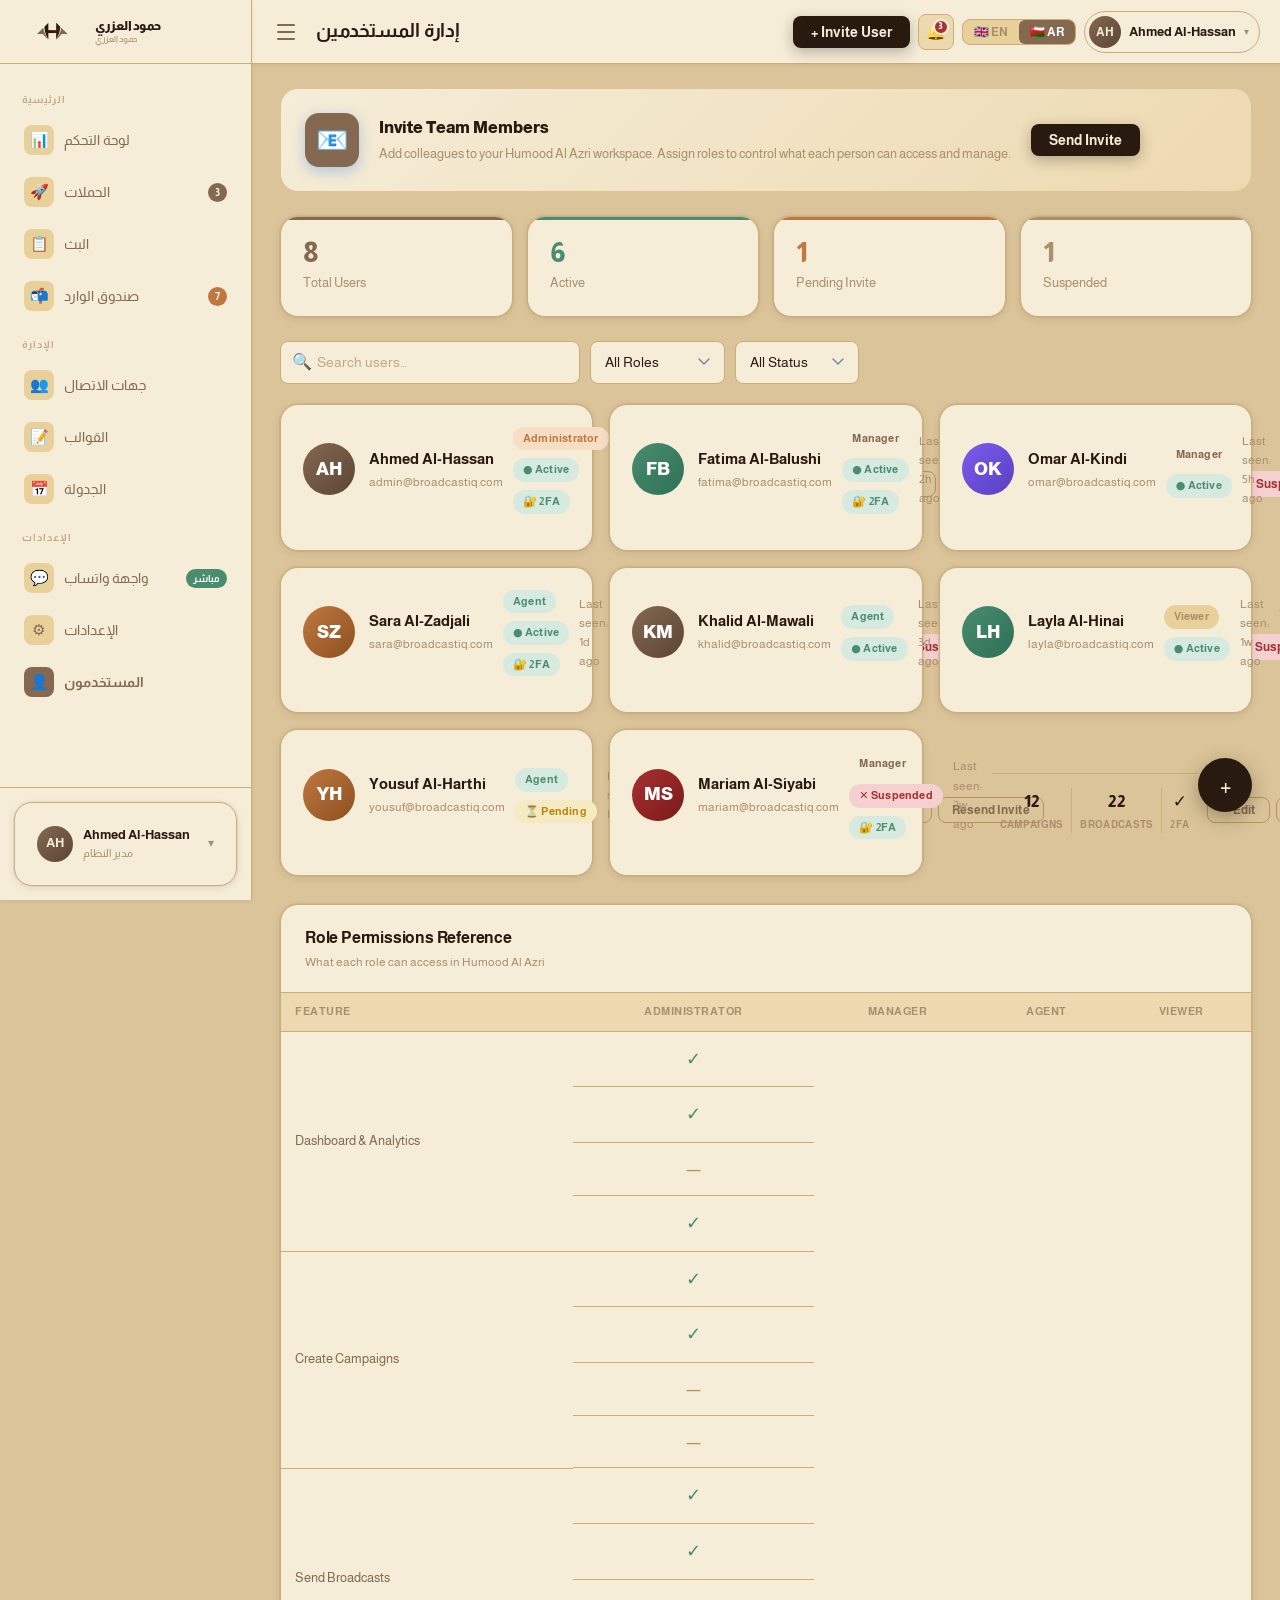
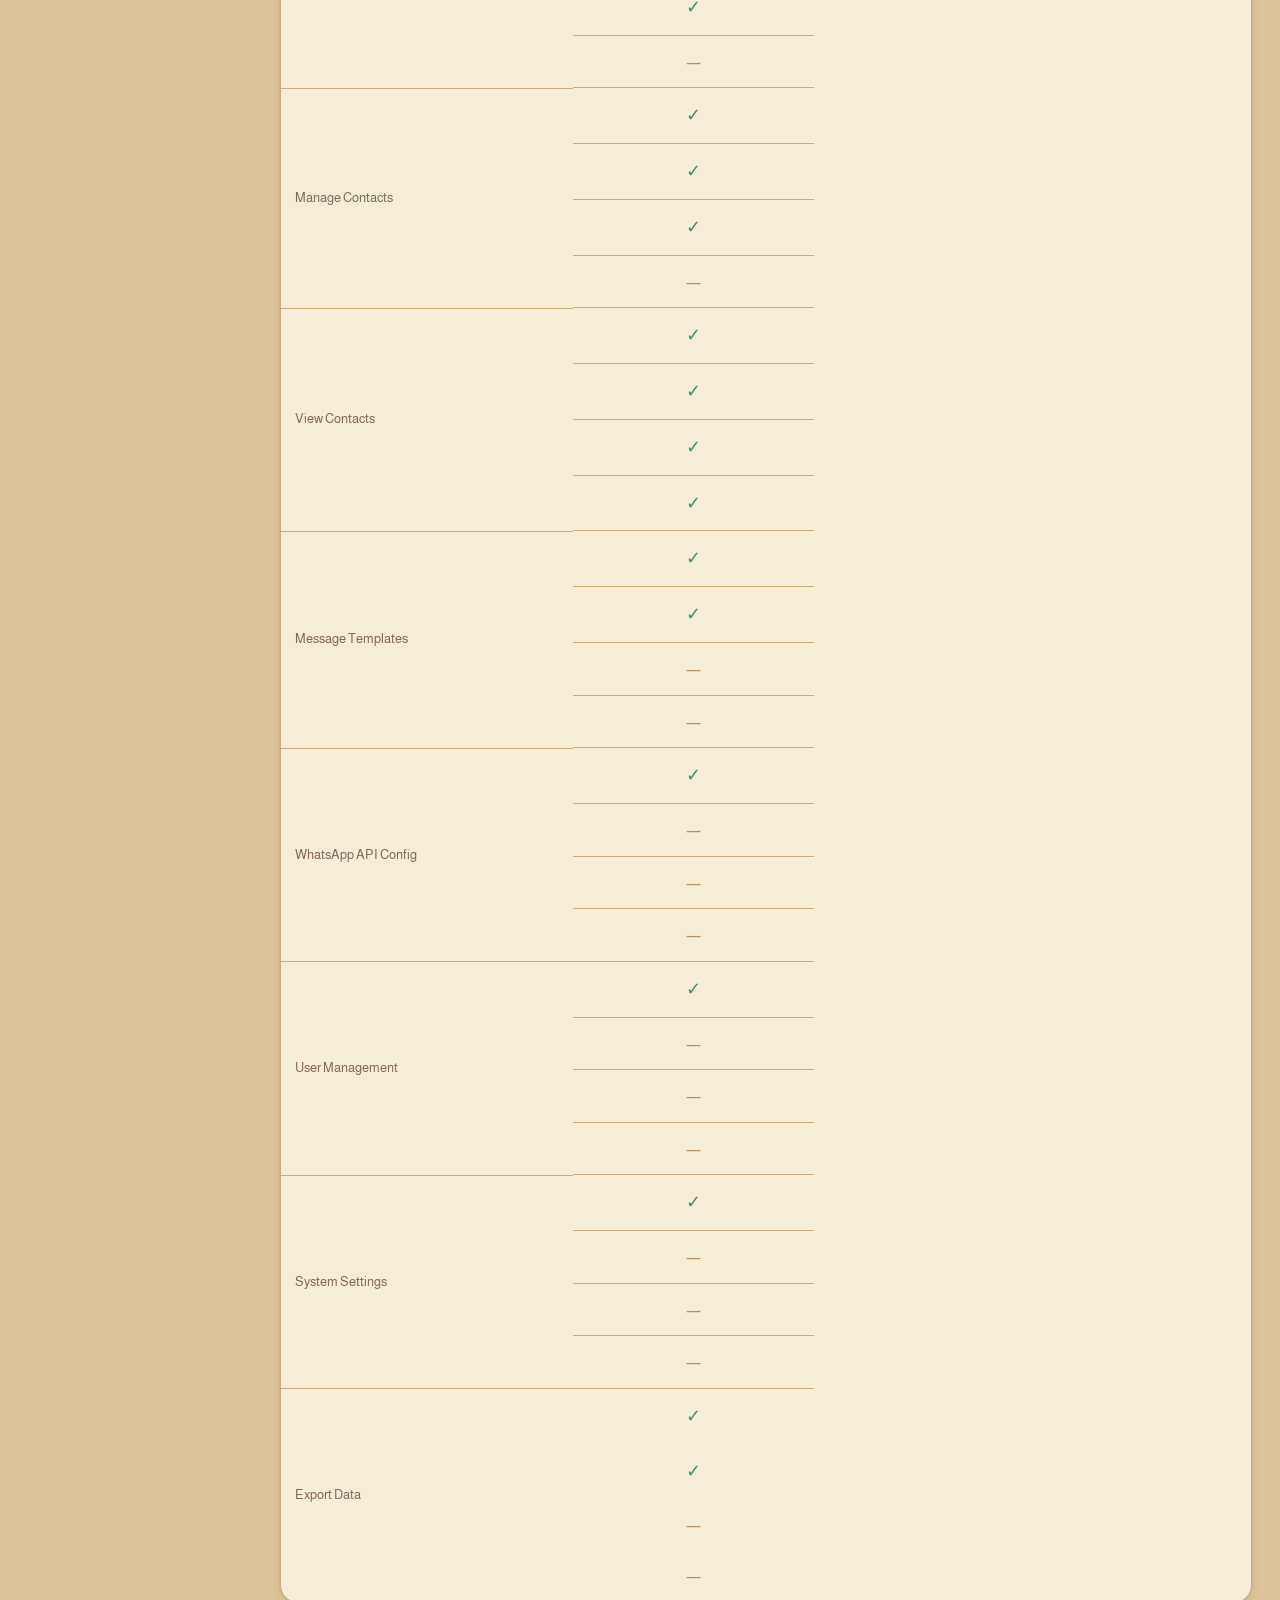
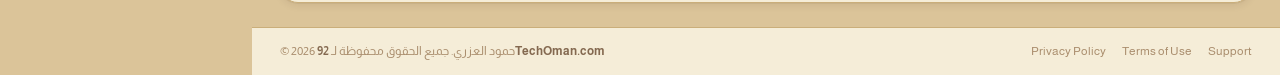
<file: users.html>
<!DOCTYPE html>
<html lang="en" dir="ltr">
<head>
<meta charset="UTF-8"/><meta name="viewport" content="width=device-width,initial-scale=1.0"/>
<title>Humood Al Azri — User Management</title>
<link rel="preconnect" href="https://fonts.googleapis.com"/>
<link href="https://fonts.googleapis.com/css2?family=Almarai:wght@300;400;700;800&display=swap" rel="stylesheet"/>
<link rel="stylesheet" href="assets/css/main.css"/>
<style>
.users-grid{display:grid;grid-template-columns:repeat(auto-fill,minmax(300px,1fr));gap:16px;margin-bottom:28px;}
.user-card{background:var(--surface);border:1px solid var(--border);border-radius:var(--radius-lg);padding:22px;box-shadow:var(--shadow-card);transition:border-color .2s,transform .2s;}
.user-card:hover{border-color:var(--brand-mid);transform:translateY(-2px);}
.user-card-top{display:flex;align-items:center;gap:14px;margin-bottom:16px;}
.user-card-avatar{width:52px;height:52px;border-radius:50%;display:flex;align-items:center;justify-content:center;font-size:18px;font-weight:800;color:#fff;flex-shrink:0;overflow:hidden;}
.user-card-avatar img{width:100%;height:100%;object-fit:cover;border-radius:50%;}
.user-card-name{font-size:15px;font-weight:700;color:var(--text);}
.user-card-email{font-size:12px;color:var(--muted);margin-top:2px;}
.user-card-meta{display:flex;align-items:center;gap:8px;margin-bottom:14px;flex-wrap:wrap;}
.user-card-stats{display:grid;grid-template-columns:repeat(3,1fr);border-top:1px solid var(--border);padding-top:14px;gap:0;}
.user-stat{text-align:center;padding:0 8px;}
.user-stat:not(:last-child){border-inline-end:1px solid var(--border);}
.user-stat-val{font-family:var(--font-display);font-size:17px;font-weight:800;color:var(--text);}
.user-stat-lbl{font-size:10px;color:var(--muted);margin-top:2px;font-weight:600;text-transform:uppercase;letter-spacing:.3px;}
.user-card-actions{display:flex;gap:6px;margin-top:14px;}
/* Stats bar */
.mini-stats{display:grid;grid-template-columns:repeat(4,1fr);gap:14px;margin-bottom:24px;}
/* Role badge colors */
.role-admin{background:var(--orange-light);color:var(--orange);}
.role-manager{background:var(--brand-light);color:var(--brand);}
.role-agent{background:var(--green-light);color:var(--green);}
.role-viewer{background:var(--surface3);color:var(--muted);}
/* Invite area */
.invite-card{background:linear-gradient(135deg,var(--brand-light) 0%,var(--surface2) 100%);border:1.5px solid var(--brand-mid);border-radius:var(--radius-lg);padding:24px;display:flex;align-items:center;gap:20px;margin-bottom:24px;}
.invite-icon{width:54px;height:54px;background:var(--brand);border-radius:14px;display:flex;align-items:center;justify-content:center;font-size:26px;flex-shrink:0;box-shadow:0 4px 14px rgba(10,110,255,.3);}
.invite-text h3{font-size:16px;font-weight:800;color:var(--text);margin-bottom:4px;}
.invite-text p{font-size:13px;color:var(--muted);}
/* Permissions table */
.perm-table{width:100%;border-collapse:collapse;}
.perm-table th{padding:10px 14px;text-align:start;font-size:11px;font-weight:700;text-transform:uppercase;letter-spacing:.5px;color:var(--muted);background:var(--surface2);border-bottom:1px solid var(--border);}
.perm-table td{padding:13px 14px;border-bottom:1px solid var(--border);font-size:13px;color:var(--text-2);vertical-align:middle;}
.perm-table tr:last-child td{border-bottom:none;}
.perm-check{display:flex;align-items:center;justify-content:center;font-size:16px;}
/* Avatar colors */
.av-blue   {background:linear-gradient(135deg,#846950,#5C4535);}
.av-green  {background:linear-gradient(135deg,#4A8C6F,#2E7055);}
.av-purple {background:linear-gradient(135deg,#7B5CF0,#5A3FBF);}
.av-orange {background:linear-gradient(135deg,#C07840,#8C5020);}
.av-red    {background:linear-gradient(135deg,#A83030,#7A1A1A);}
@media(max-width:860px){.mini-stats{grid-template-columns:1fr 1fr;}.invite-card{flex-direction:column;gap:14px;text-align:center;}}
@media(max-width:600px){.users-grid{grid-template-columns:1fr;}}
</style>
</head>
<body>
<script src="assets/js/i18n.js"></script>
<script src="assets/js/sidebar.js"></script>
<script src="assets/js/app.js"></script>
<div class="app-shell">
  <div class="main-content">
    <div class="topbar">
      <button class="hamburger" onclick="toggleSidebar()" title="Menu">☰</button>
      <div class="topbar-title" data-i18n="users_title">User Management</div>
      <div class="topbar-actions">
        <button class="btn btn-primary" onclick="openModal('modalInviteUser')">+ Invite User</button>
      </div>
    </div>

    <div class="page-body">

      <!-- Invite banner -->
      <div class="invite-card">
        <div class="invite-icon">📧</div>
        <div class="invite-text">
          <h3>Invite Team Members</h3>
          <p>Add colleagues to your Humood Al Azri workspace. Assign roles to control what each person can access and manage.</p>
        </div>
        <button class="btn btn-primary" style="flex-shrink:0" onclick="openModal('modalInviteUser')">Send Invite</button>
      </div>

      <!-- Mini stats -->
      <div class="mini-stats">
        <div class="stat-card"><div class="stat-card-accent" style="background:var(--brand)"></div><div class="stat-value" style="font-size:28px;color:var(--brand)">8</div><div class="stat-label">Total Users</div></div>
        <div class="stat-card"><div class="stat-card-accent" style="background:var(--green)"></div><div class="stat-value" style="font-size:28px;color:var(--green)">6</div><div class="stat-label">Active</div></div>
        <div class="stat-card"><div class="stat-card-accent" style="background:var(--orange)"></div><div class="stat-value" style="font-size:28px;color:var(--orange)">1</div><div class="stat-label">Pending Invite</div></div>
        <div class="stat-card"><div class="stat-card-accent" style="background:var(--muted)"></div><div class="stat-value" style="font-size:28px;color:var(--muted)">1</div><div class="stat-label">Suspended</div></div>
      </div>

      <!-- Filters -->
      <div style="display:flex;gap:10px;align-items:center;margin-bottom:20px;flex-wrap:wrap">
        <div style="position:relative;flex:1;min-width:180px;max-width:300px">
          <span style="position:absolute;top:50%;inset-inline-start:12px;transform:translateY(-50%);color:var(--muted);pointer-events:none">🔍</span>
          <input class="form-control" style="padding-inline-start:36px" type="text" placeholder="Search users…" oninput="filterUsers(this.value)"/>
        </div>
        <select class="form-control" style="width:auto" onchange="filterByRole(this.value)">
          <option value="">All Roles</option>
          <option>Administrator</option>
          <option>Manager</option>
          <option>Agent</option>
          <option>Viewer</option>
        </select>
        <select class="form-control" style="width:auto">
          <option>All Status</option>
          <option>Active</option>
          <option>Pending</option>
          <option>Suspended</option>
        </select>
      </div>

      <!-- User Cards -->
      <div class="users-grid" id="usersGrid"></div>

      <!-- Permissions Reference -->
      <div class="card">
        <div class="card-header">
          <div><div class="card-title">Role Permissions Reference</div><div class="card-subtitle">What each role can access in Humood Al Azri</div></div>
        </div>
        <div style="overflow-x:auto">
          <table class="perm-table">
            <thead>
              <tr>
                <th>Feature</th>
                <th style="text-align:center">Administrator</th>
                <th style="text-align:center">Manager</th>
                <th style="text-align:center">Agent</th>
                <th style="text-align:center">Viewer</th>
              </tr>
            </thead>
            <tbody id="permTableBody"></tbody>
          </table>
        </div>
      </div>

    </div>
  </div>
</div>

<!-- Invite User Modal -->
<div class="modal-backdrop" id="modalInviteUser">
  <div class="modal">
    <div class="modal-header">
      <div class="modal-header-icon" style="background:var(--brand-light)">📧</div>
      <div><div class="modal-title">Invite User</div><div class="modal-subtitle">They'll receive an email to join your workspace</div></div>
      <button class="modal-close" onclick="closeModal('modalInviteUser')">✕</button>
    </div>
    <div class="modal-body">
      <div class="form-group">
        <label class="form-label">Email Address</label>
        <input class="form-control" type="email" placeholder="colleague@company.com"/>
        <div class="form-hint">An invitation link will be sent to this email.</div>
      </div>
      <div class="form-row-2">
        <div class="form-group">
          <label class="form-label">First Name</label>
          <input class="form-control" type="text" placeholder="e.g. Sara"/>
        </div>
        <div class="form-group">
          <label class="form-label">Last Name</label>
          <input class="form-control" type="text" placeholder="e.g. Al-Balushi"/>
        </div>
      </div>
      <div class="form-group" style="margin-bottom:0">
        <label class="form-label">Assign Role</label>
        <select class="form-control">
          <option>Administrator — Full access to all features</option>
          <option>Manager — Campaigns, contacts, broadcasts; no settings</option>
          <option>Agent — Send messages, view contacts only</option>
          <option>Viewer — Read-only access to dashboard and reports</option>
        </select>
      </div>
    </div>
    <div class="modal-footer">
      <button class="btn btn-ghost" onclick="closeModal('modalInviteUser')">Cancel</button>
      <button class="btn btn-primary" onclick="closeModal('modalInviteUser');showToast('Invitation sent 📧','success')">Send Invitation</button>
    </div>
  </div>
</div>

<!-- Edit User Modal -->
<div class="modal-backdrop" id="modalEditUser">
  <div class="modal">
    <div class="modal-header">
      <div class="modal-header-icon" style="background:var(--brand-light)">✏️</div>
      <div><div class="modal-title" id="editUserTitle">Edit User</div><div class="modal-subtitle">Update role and account status</div></div>
      <button class="modal-close" onclick="closeModal('modalEditUser')">✕</button>
    </div>
    <div class="modal-body">
      <div class="form-row-2">
        <div class="form-group"><label class="form-label">First Name</label><input class="form-control" type="text" id="editFirstName"/></div>
        <div class="form-group"><label class="form-label">Last Name</label><input class="form-control" type="text" id="editLastName"/></div>
      </div>
      <div class="form-group">
        <label class="form-label">Email</label>
        <input class="form-control" type="email" id="editEmail" disabled/>
        <div class="form-hint">Email cannot be changed after account creation.</div>
      </div>
      <div class="form-row-2">
        <div class="form-group">
          <label class="form-label">Role</label>
          <select class="form-control" id="editRole">
            <option>Administrator</option>
            <option>Manager</option>
            <option>Agent</option>
            <option>Viewer</option>
          </select>
        </div>
        <div class="form-group" style="margin-bottom:0">
          <label class="form-label">Account Status</label>
          <select class="form-control" id="editStatus">
            <option>Active</option>
            <option>Suspended</option>
          </select>
        </div>
      </div>
      <div class="form-group" style="margin-bottom:0">
        <label class="form-label">2FA Status</label>
        <div class="toggle-wrap" style="margin-top:4px">
          <label class="toggle"><input type="checkbox" id="editTfa"/><span class="toggle-slider"></span></label>
          <span class="toggle-label">Require 2FA for this user</span>
        </div>
      </div>
    </div>
    <div class="modal-footer">
      <button class="btn btn-danger btn-sm" onclick="closeModal('modalEditUser');showToast('User removed from workspace','warning')">Remove User</button>
      <button class="btn btn-ghost" onclick="closeModal('modalEditUser')">Cancel</button>
      <button class="btn btn-primary" onclick="closeModal('modalEditUser');showToast('User updated ✅','success')">Save Changes</button>
    </div>
  </div>
</div>

<script>
const users = [
  { name:'Ahmed Al-Hassan',  email:'admin@broadcastiq.com',  role:'Administrator', status:'active',  avatar:'AH', av:'av-blue',   campaigns:47, broadcasts:89, lastSeen:'Just now',  tfa:true  },
  { name:'Fatima Al-Balushi',email:'fatima@broadcastiq.com', role:'Manager',        status:'active',  avatar:'FB', av:'av-green',  campaigns:23, broadcasts:41, lastSeen:'2h ago',    tfa:true  },
  { name:'Omar Al-Kindi',    email:'omar@broadcastiq.com',   role:'Manager',        status:'active',  avatar:'OK', av:'av-purple', campaigns:18, broadcasts:30, lastSeen:'5h ago',    tfa:false },
  { name:'Sara Al-Zadjali',  email:'sara@broadcastiq.com',   role:'Agent',          status:'active',  avatar:'SZ', av:'av-orange', campaigns:5,  broadcasts:14, lastSeen:'1d ago',    tfa:true  },
  { name:'Khalid Al-Mawali', email:'khalid@broadcastiq.com', role:'Agent',          status:'active',  avatar:'KM', av:'av-blue',   campaigns:3,  broadcasts:9,  lastSeen:'3d ago',    tfa:false },
  { name:'Layla Al-Hinai',   email:'layla@broadcastiq.com',  role:'Viewer',         status:'active',  avatar:'LH', av:'av-green',  campaigns:0,  broadcasts:0,  lastSeen:'1w ago',    tfa:false },
  { name:'Yousuf Al-Harthi', email:'yousuf@broadcastiq.com', role:'Agent',          status:'pending', avatar:'YH', av:'av-orange', campaigns:0,  broadcasts:0,  lastSeen:'Invited',   tfa:false },
  { name:'Mariam Al-Siyabi', email:'mariam@broadcastiq.com', role:'Manager',        status:'suspended',avatar:'MS',av:'av-red',   campaigns:12, broadcasts:22, lastSeen:'2w ago',    tfa:true  },
];

const roleClass = { Administrator:'role-admin', Manager:'role-manager', Agent:'role-agent', Viewer:'role-viewer' };
const statusBadge = { active:'badge-green', pending:'badge-yellow', suspended:'badge-red' };
const statusLabel = { active:'● Active', pending:'⏳ Pending', suspended:'✕ Suspended' };

const grid = document.getElementById('usersGrid');

function renderUsers(list) {
  grid.innerHTML = '';
  list.forEach(u => {
    const card = document.createElement('div');
    card.className = 'user-card';
    card.innerHTML = `
      <div class="user-card-top">
        <div class="user-card-avatar ${u.av}">${u.avatar}</div>
        <div style="flex:1;min-width:0">
          <div class="user-card-name">${u.name}</div>
          <div class="user-card-email">${u.email}</div>
        </div>
      </div>
      <div class="user-card-meta">
        <span class="badge ${roleClass[u.role]}">${u.role}</span>
        <span class="badge ${statusBadge[u.status]}">${statusLabel[u.status]}</span>
        ${u.tfa ? '<span class="badge badge-green">🔐 2FA</span>' : ''}
      </div>
      <div style="font-size:12px;color:var(--muted);margin-bottom:14px">Last seen: ${u.lastSeen}</div>
      <div class="user-card-stats">
        <div class="user-stat"><div class="user-stat-val">${u.campaigns}</div><div class="user-stat-lbl">Campaigns</div></div>
        <div class="user-stat"><div class="user-stat-val">${u.broadcasts}</div><div class="user-stat-lbl">Broadcasts</div></div>
        <div class="user-stat"><div class="user-stat-val">${u.tfa ? '✓' : '✗'}</div><div class="user-stat-lbl">2FA</div></div>
      </div>
      <div class="user-card-actions">
        <button class="btn btn-ghost btn-sm" style="flex:1" onclick='editUser(${JSON.stringify(u)})'>✏️ Edit</button>
        ${u.status === 'active'
          ? `<button class="btn btn-danger btn-sm" onclick="showToast('User suspended','warning')">Suspend</button>`
          : u.status === 'suspended'
          ? `<button class="btn btn-ghost btn-sm" onclick="showToast('User reactivated','success')">Reactivate</button>`
          : `<button class="btn btn-ghost btn-sm" onclick="showToast('Invite resent 📧','info')">Resend Invite</button>`}
      </div>`;
    grid.appendChild(card);
  });
}

renderUsers(users);

function editUser(u) {
  document.getElementById('editFirstName').value = u.name.split(' ')[0];
  document.getElementById('editLastName').value  = u.name.split(' ').slice(1).join(' ');
  document.getElementById('editEmail').value     = u.email;
  document.getElementById('editRole').value      = u.role;
  document.getElementById('editStatus').value    = u.status.charAt(0).toUpperCase() + u.status.slice(1);
  document.getElementById('editTfa').checked     = u.tfa;
  document.getElementById('editUserTitle').textContent = 'Edit — ' + u.name;
  openModal('modalEditUser');
}

function filterUsers(q) {
  const filtered = users.filter(u => u.name.toLowerCase().includes(q.toLowerCase()) || u.email.toLowerCase().includes(q.toLowerCase()));
  renderUsers(filtered);
}
function filterByRole(r) {
  renderUsers(r ? users.filter(u => u.role === r) : users);
}

/* Permissions table */
const perms = [
  { feature:'Dashboard & Analytics', admin:true,  manager:true,  agent:false, viewer:true  },
  { feature:'Create Campaigns',       admin:true,  manager:true,  agent:false, viewer:false },
  { feature:'Send Broadcasts',        admin:true,  manager:true,  agent:true,  viewer:false },
  { feature:'Manage Contacts',        admin:true,  manager:true,  agent:true,  viewer:false },
  { feature:'View Contacts',          admin:true,  manager:true,  agent:true,  viewer:true  },
  { feature:'Message Templates',      admin:true,  manager:true,  agent:false, viewer:false },
  { feature:'WhatsApp API Config',    admin:true,  manager:false, agent:false, viewer:false },
  { feature:'User Management',        admin:true,  manager:false, agent:false, viewer:false },
  { feature:'System Settings',        admin:true,  manager:false, agent:false, viewer:false },
  { feature:'Export Data',            admin:true,  manager:true,  agent:false, viewer:false },
];
const ptb = document.getElementById('permTableBody');
perms.forEach(p => {
  const check = v => v ? '<span style="color:var(--green);font-size:18px">✓</span>' : '<span style="color:var(--border-strong);font-size:16px">—</span>';
  ptb.innerHTML += `<tr>
    <td style="font-weight:500">${p.feature}</td>
    <td class="perm-check">${check(p.admin)}</td>
    <td class="perm-check">${check(p.manager)}</td>
    <td class="perm-check">${check(p.agent)}</td>
    <td class="perm-check">${check(p.viewer)}</td>
  </tr>`;
});
</script>
</body>
</html>
</file>
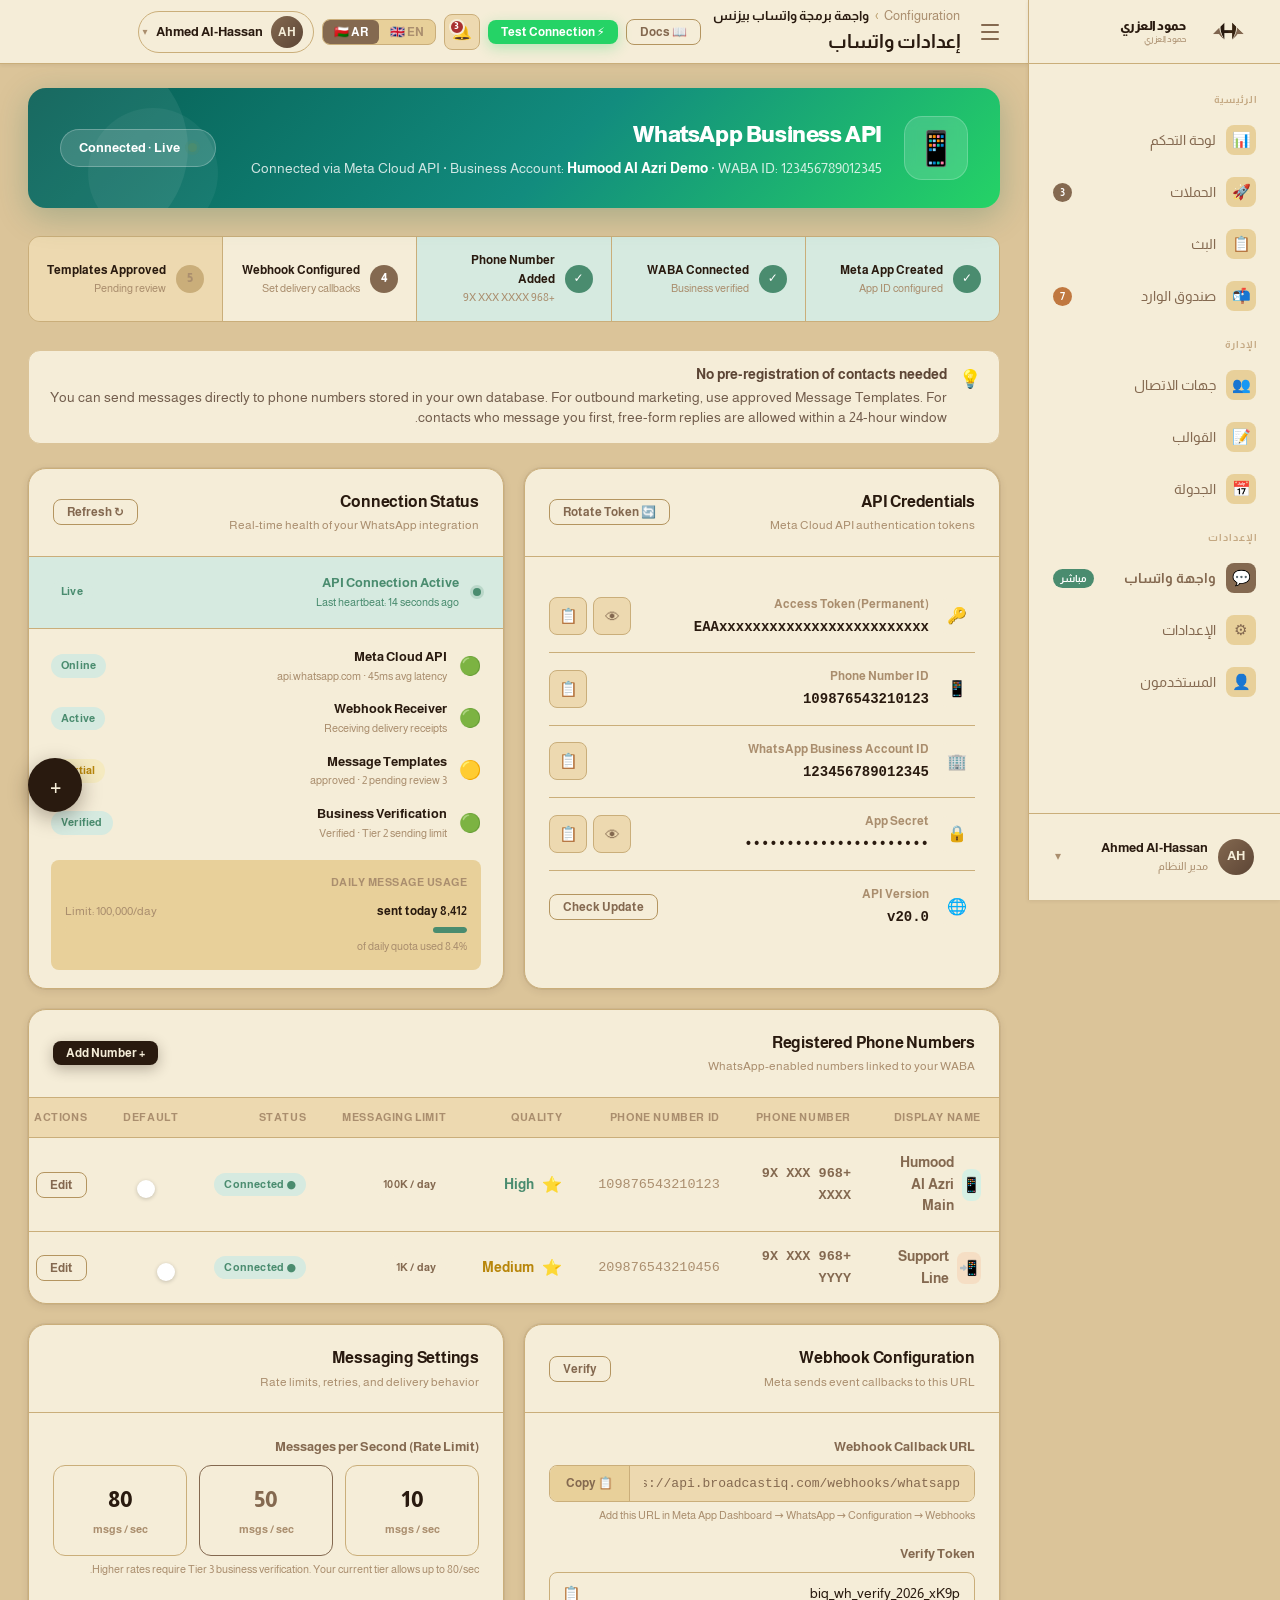
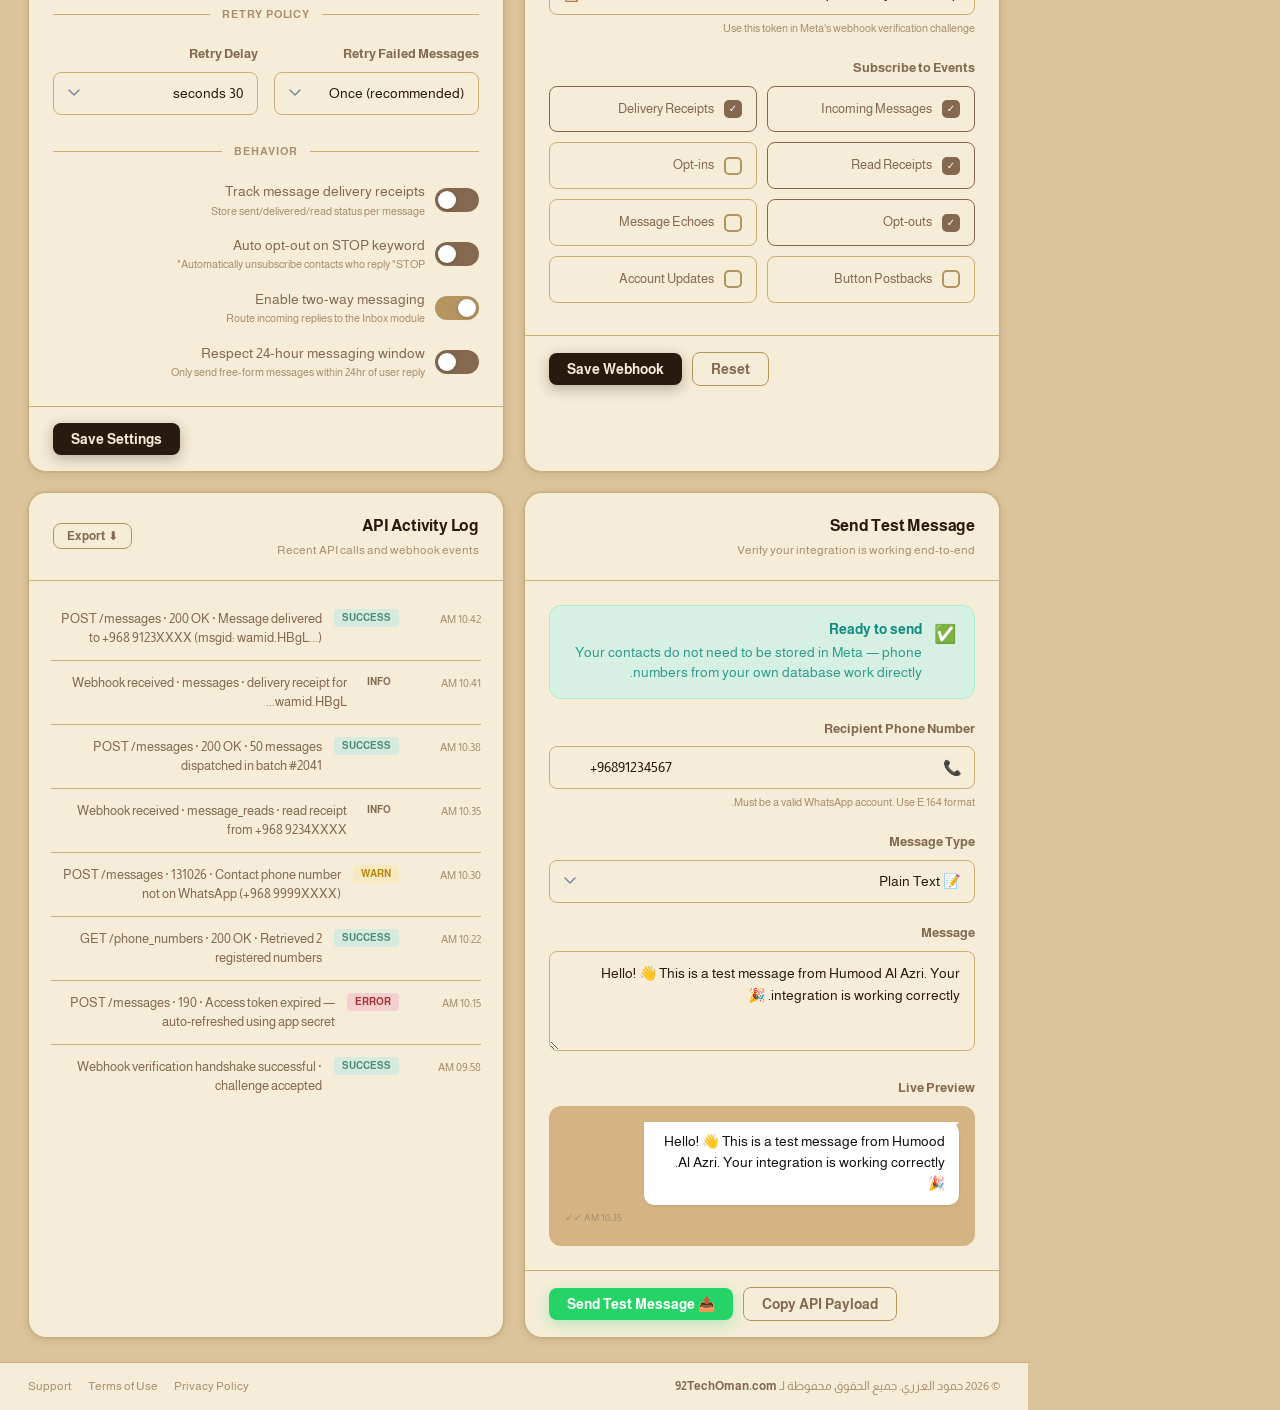
<file: whatsapp-config.html>
<!DOCTYPE html>
<html lang="en" dir="ltr">
<head>
<meta charset="UTF-8"/>
<meta name="viewport" content="width=device-width, initial-scale=1.0"/>
<title>Humood Al Azri — WhatsApp API Configuration</title>

<!-- Fonts (also loaded in main.css via @import, keep here for FOUC prevention) -->
<link rel="preconnect" href="https://fonts.googleapis.com"/>
<link rel="preconnect" href="https://fonts.gstatic.com" crossorigin/>
<link href="https://fonts.googleapis.com/css2?family=Almarai:wght@300;400;700;800&display=swap" rel="stylesheet"/>

<!-- Main stylesheet -->
<link rel="stylesheet" href="assets/css/main.css"/>

<style>
/* ── Page-specific styles ── */

/* WhatsApp brand header strip */
.wa-hero {
  background: linear-gradient(135deg, #075E54 0%, #128C7E 55%, #25D366 100%);
  border-radius: var(--radius-lg);
  padding: 28px 32px;
  margin-bottom: 28px;
  display: flex;
  align-items: center;
  gap: 22px;
  position: relative;
  overflow: hidden;
  box-shadow: 0 8px 32px rgba(7,94,84,0.25);
}

.wa-hero::before {
  content: '';
  position: absolute;
  inset-inline-end: -40px;
  inset-block-start: -40px;
  width: 200px; height: 200px;
  border-radius: 50%;
  background: rgba(255,255,255,0.07);
}
.wa-hero::after {
  content: '';
  position: absolute;
  inset-inline-end: 60px;
  inset-block-end: -30px;
  width: 130px; height: 130px;
  border-radius: 50%;
  background: rgba(255,255,255,0.05);
}

.wa-hero-icon {
  width: 64px; height: 64px;
  background: rgba(255,255,255,0.15);
  border-radius: 18px;
  display: flex; align-items: center; justify-content: center;
  font-size: 34px;
  flex-shrink: 0;
  backdrop-filter: blur(6px);
  border: 1.5px solid rgba(255,255,255,0.2);
  position: relative; z-index:1;
}

.wa-hero-text { flex:1; position:relative; z-index:1; }
.wa-hero-title {
  font-family: var(--font-display);
  font-size: 22px;
  font-weight: 900;
  color: #fff;
  letter-spacing: -0.4px;
  margin-bottom: 5px;
}
.wa-hero-sub { font-size: 14px; color: rgba(255,255,255,0.80); line-height: 1.5; }

.wa-hero-status {
  background: rgba(255,255,255,0.15);
  border: 1.5px solid rgba(255,255,255,0.25);
  border-radius: 50px;
  padding: 8px 18px;
  display: flex;
  align-items: center;
  gap: 8px;
  font-size: 13px;
  font-weight: 700;
  color: #fff;
  cursor: pointer;
  transition: background .2s;
  white-space: nowrap;
  position: relative; z-index:1;
}
.wa-hero-status:hover { background: rgba(255,255,255,0.25); }

/* Connection status card */
.conn-card {
  background: var(--surface);
  border: 1px solid var(--border);
  border-radius: var(--radius-lg);
  overflow: hidden;
  box-shadow: var(--shadow-card);
}

.conn-status-bar {
  display: flex;
  align-items: center;
  gap: 14px;
  padding: 16px 22px;
  background: var(--green-light);
  border-block-end: 1px solid var(--border);
}
.conn-status-bar.disconnected {
  background: var(--red-light);
  border-color: var(--red-light);
}
.conn-status-bar.pending {
  background: var(--orange-light);
  border-color: var(--orange-light);
}

/* Page grid */
.config-grid {
  display: grid;
  grid-template-columns: 1fr 1fr;
  gap: 20px;
}
.config-grid .full-width { grid-column: 1 / -1; }

/* Credential row */
.cred-row {
  display: flex;
  align-items: center;
  gap: 10px;
  padding: 14px 0;
  border-block-end: 1px solid var(--border);
}
.cred-row:last-child { border-block-end: none; }
.cred-icon {
  width: 36px; height: 36px;
  border-radius: 9px;
  background: var(--brand-light);
  display: flex; align-items: center; justify-content: center;
  font-size: 16px;
  flex-shrink: 0;
}
.cred-label { font-size: 12px; color: var(--muted); font-weight: 600; margin-bottom: 2px; }
.cred-value { font-size: 14px; font-weight: 600; color: var(--text); font-family: 'Courier New', monospace; }
.cred-actions { margin-inline-start: auto; display: flex; gap: 6px; }

/* Webhook events */
.event-grid {
  display: grid;
  grid-template-columns: repeat(auto-fill, minmax(190px, 1fr));
  gap: 10px;
}
.event-item {
  display: flex;
  align-items: center;
  gap: 10px;
  padding: 12px 14px;
  border-radius: var(--radius-sm);
  border: 1.5px solid var(--border);
  cursor: pointer;
  transition: border-color .15s, background .15s;
}
.event-item:hover { border-color: var(--brand-mid); background: var(--brand-light); }
.event-item.checked { border-color: var(--brand); background: var(--brand-light); }
.event-check {
  width: 18px; height: 18px;
  border-radius: 5px;
  border: 2px solid var(--border-strong);
  display: flex; align-items: center; justify-content: center;
  font-size: 10px;
  flex-shrink: 0;
  transition: all .15s;
}
.event-item.checked .event-check {
  background: var(--brand);
  border-color: var(--brand);
  color: #fff;
}
.event-label { font-size: 13px; font-weight: 500; color: var(--text-2); }

/* Phone number table */
.phone-table-wrap { overflow-x: auto; }

/* Test message panel */
.test-panel {
  background: linear-gradient(135deg, var(--wa-light) 0%, #fff 100%);
  border: 1.5px solid var(--border);
  border-radius: var(--radius-lg);
  padding: 24px;
}

.wa-preview {
  background: #D4B483;
  border-radius: var(--radius);
  padding: 16px;
  min-height: 140px;
  position: relative;
  overflow: hidden;
}
.wa-preview::before {
  content: '';
  position: absolute;
  inset: 0;
  background-image: url("data:image/svg+xml,%3Csvg width='40' height='40' xmlns='http://www.w3.org/2000/svg'%3E%3Cpath d='M0 0h40v40H0z' fill='none'/%3E%3C/svg%3E");
  opacity: .03;
}
.wa-bubble {
  background: #fff;
  border-radius: 0 10px 10px 10px;
  padding: 10px 14px;
  max-width: 80%;
  font-size: 13.5px;
  line-height: 1.55;
  color: #111;
  box-shadow: 0 1px 3px rgba(0,0,0,.1);
  position: relative;
}
.wa-bubble::before {
  content: '';
  position: absolute;
  top: 0;
  inset-inline-start: -8px;
  border: 8px solid transparent;
  border-inline-end: 8px solid #fff;
  border-block-start: 0;
}
.wa-time {
  text-align: end;
  font-size: 10px;
  color: var(--muted);
  margin-top: 5px;
}

/* Rate limits */
.rate-cards {
  display: grid;
  grid-template-columns: repeat(3, 1fr);
  gap: 12px;
}
.rate-card {
  border: 1.5px solid var(--border);
  border-radius: var(--radius);
  padding: 16px;
  text-align: center;
  cursor: pointer;
  transition: border-color .15s, background .15s;
}
.rate-card:hover { border-color: var(--brand-mid); background: var(--brand-light); }
.rate-card.selected {
  border-color: var(--brand);
  background: var(--brand-light);
}
.rate-card-val {
  font-family: var(--font-display);
  font-size: 22px;
  font-weight: 900;
  color: var(--text);
  margin-bottom: 4px;
}
.rate-card.selected .rate-card-val { color: var(--brand); }
.rate-card-label { font-size: 11px; color: var(--muted); font-weight: 600; }

/* Log rows */
.log-row {
  display: flex;
  align-items: flex-start;
  gap: 12px;
  padding: 12px 0;
  border-block-end: 1px solid var(--border);
  font-size: 13px;
}
.log-row:last-child { border-block-end: none; }
.log-time { color: var(--muted); font-size: 11px; white-space: nowrap; padding-top: 2px; min-width: 70px; }
.log-level {
  padding: 1px 8px;
  border-radius: 4px;
  font-size: 10px;
  font-weight: 700;
  flex-shrink: 0;
}
.log-level.info    { background: var(--brand-light); color: var(--brand); }
.log-level.success { background: var(--green-light); color: var(--green); }
.log-level.warn    { background: var(--yellow-light); color: var(--yellow); }
.log-level.error   { background: var(--red-light); color: var(--red); }
.log-msg { flex:1; color: var(--text-2); line-height: 1.5; }

/* Step indicator */
.setup-steps {
  display: flex;
  gap: 0;
  margin-bottom: 28px;
  border: 1px solid var(--border);
  border-radius: var(--radius);
  overflow: hidden;
}
.setup-step {
  flex: 1;
  display: flex;
  align-items: center;
  gap: 10px;
  padding: 14px 18px;
  background: var(--surface2);
  border-inline-end: 1px solid var(--border);
  transition: background .15s;
}
.setup-step:last-child { border-inline-end: none; }
.setup-step.done { background: var(--green-light); }
.setup-step.active { background: var(--brand-light); }
.step-num {
  width: 28px; height: 28px;
  border-radius: 50%;
  display: flex; align-items: center; justify-content: center;
  font-size: 12px;
  font-weight: 800;
  background: var(--border);
  color: var(--muted);
  flex-shrink: 0;
}
.setup-step.done  .step-num { background: var(--green);  color: #fff; }
.setup-step.active .step-num { background: var(--brand); color: #fff; }
.step-info-label { font-size: 12px; font-weight: 700; color: var(--text); }
.step-info-sub   { font-size: 11px; color: var(--muted); }

@media(max-width: 900px) {
  .config-grid { grid-template-columns: 1fr; }
  .rate-cards  { grid-template-columns: 1fr 1fr; }
  .setup-steps { flex-direction: column; }
  .setup-step  { border-inline-end: none; border-block-end: 1px solid var(--border); }
  .setup-step:last-child { border-block-end: none; }
}
@media(max-width: 600px) {
  .wa-hero { flex-direction: column; align-items: flex-start; gap: 14px; }
  .wa-hero-status { width: 100%; justify-content: center; }
  .rate-cards { grid-template-columns: 1fr; }
  .event-grid { grid-template-columns: 1fr 1fr; }
  /* cred row wraps on small screens */
  .cred-row { flex-wrap: wrap; gap: 8px; }
  .cred-row .cred-actions { width: 100%; justify-content: flex-end; }
  /* phone number table: hide less critical cols */
  .phone-col-id, .phone-col-limit { display: none; }
}
@media(max-width: 400px) {
  .setup-step { padding: 10px 14px; }
  .step-info-sub { display: none; }
  .event-grid { grid-template-columns: 1fr; }
}
</style>
</head>
<body>

<!-- Sidebar injected by sidebar.js -->
<script src="assets/js/i18n.js"></script>
<script src="assets/js/sidebar.js"></script>
<script src="assets/js/app.js"></script>

<div class="app-shell">
  <!-- Main -->
  <div class="main-content">

    <!-- Topbar -->
    <div class="topbar">
      <button class="hamburger" onclick="toggleSidebar()" title="Menu">☰</button>
      <div>
        <div class="topbar-breadcrumb">
          <span>Configuration</span>
          <span class="sep">›</span>
          <span class="crumb-active" data-i18n="wa_breadcrumb_page">WhatsApp Business API</span>
        </div>
        <div class="topbar-title" data-i18n="wa_title">WhatsApp Configuration</div>
      </div>
      <div class="topbar-actions">
        <button class="btn btn-ghost btn-sm" onclick="showToast('Documentation opened in new tab','info')">📖 Docs</button>
        <button class="btn btn-wa btn-sm" onclick="testConnection()">⚡ Test Connection</button>
      </div>
    </div>

    <!-- Page Body -->
    <div class="page-body">

      <!-- WhatsApp Hero -->
      <div class="wa-hero">
        <div class="wa-hero-icon">📱</div>
        <div class="wa-hero-text">
          <div class="wa-hero-title">WhatsApp Business API</div>
          <div class="wa-hero-sub">Connected via Meta Cloud API · Business Account: <strong style="color:#fff">Humood Al Azri Demo</strong> · WABA ID: 123456789012345</div>
        </div>
        <div class="wa-hero-status" onclick="showToast('API Status: All systems operational ✅','success')">
          <span style="width:9px;height:9px;border-radius:50%;background:#4A8C6F;box-shadow:0 0 0 3px rgba(74,140,111,0.3);animation:pulse 1.8s infinite;"></span>
          Connected · Live
        </div>
      </div>

      <!-- Setup Progress -->
      <div class="setup-steps">
        <div class="setup-step done">
          <div class="step-num">✓</div>
          <div>
            <div class="step-info-label">Meta App Created</div>
            <div class="step-info-sub">App ID configured</div>
          </div>
        </div>
        <div class="setup-step done">
          <div class="step-num">✓</div>
          <div>
            <div class="step-info-label">WABA Connected</div>
            <div class="step-info-sub">Business verified</div>
          </div>
        </div>
        <div class="setup-step done">
          <div class="step-num">✓</div>
          <div>
            <div class="step-info-label">Phone Number Added</div>
            <div class="step-info-sub">+968 9X XXX XXXX</div>
          </div>
        </div>
        <div class="setup-step active">
          <div class="step-num">4</div>
          <div>
            <div class="step-info-label">Webhook Configured</div>
            <div class="step-info-sub">Set delivery callbacks</div>
          </div>
        </div>
        <div class="setup-step">
          <div class="step-num">5</div>
          <div>
            <div class="step-info-label">Templates Approved</div>
            <div class="step-info-sub">Pending review</div>
          </div>
        </div>
      </div>

      <!-- Alert: Informational -->
      <div class="alert alert-blue" style="margin-bottom:24px">
        <span class="alert-icon">💡</span>
        <div>
          <div class="alert-title">No pre-registration of contacts needed</div>
          <div class="alert-text">You can send messages directly to phone numbers stored in your own database. For outbound marketing, use approved Message Templates. For contacts who message you first, free-form replies are allowed within a 24-hour window.</div>
        </div>
      </div>

      <!-- Main Config Grid -->
      <div class="config-grid">

        <!-- ── API Credentials ── -->
        <div class="card">
          <div class="card-header">
            <div>
              <div class="card-title">API Credentials</div>
              <div class="card-subtitle">Meta Cloud API authentication tokens</div>
            </div>
            <button class="btn btn-ghost btn-sm" onclick="openModal('modalRegenerateToken')">🔄 Rotate Token</button>
          </div>
          <div class="card-body">

            <div class="cred-row">
              <div class="cred-icon">🔑</div>
              <div style="flex:1;min-width:0">
                <div class="cred-label">Access Token (Permanent)</div>
                <div class="cred-value" id="access-token-display">EAAxxxxxxxxxxxxxxxxxxxxxxxxx</div>
              </div>
              <div class="cred-actions">
                <button class="icon-btn" data-tip="Toggle visibility" onclick="toggleSecret('access-token-display', 'EAAxxxxxxxxxxxxxxxxxxxxxxxxx', 'EAATr9Yz4WqXmK8pL2sN1vRuBjYoGdCeHfI5aObQkMtUwEAAxxxxxxxxx')">👁</button>
                <button class="icon-btn" data-tip="Copy" onclick="copyText('EAATr9Yz4WqXmK8pL2sN1vRuBjYoGdCeHfI5aObQkMtUw', this)">📋</button>
              </div>
            </div>

            <div class="cred-row">
              <div class="cred-icon">📱</div>
              <div style="flex:1">
                <div class="cred-label">Phone Number ID</div>
                <div class="cred-value">109876543210123</div>
              </div>
              <div class="cred-actions">
                <button class="icon-btn" data-tip="Copy" onclick="copyText('109876543210123', this)">📋</button>
              </div>
            </div>

            <div class="cred-row">
              <div class="cred-icon">🏢</div>
              <div style="flex:1">
                <div class="cred-label">WhatsApp Business Account ID</div>
                <div class="cred-value">123456789012345</div>
              </div>
              <div class="cred-actions">
                <button class="icon-btn" data-tip="Copy" onclick="copyText('123456789012345', this)">📋</button>
              </div>
            </div>

            <div class="cred-row">
              <div class="cred-icon">🔒</div>
              <div style="flex:1">
                <div class="cred-label">App Secret</div>
                <div class="cred-value" id="app-secret-display">••••••••••••••••••••••</div>
              </div>
              <div class="cred-actions">
                <button class="icon-btn" data-tip="Toggle" onclick="toggleSecret('app-secret-display','••••••••••••••••••••••','a7f2c3d8e1b4g9h5i6j0k')">👁</button>
                <button class="icon-btn" data-tip="Copy" onclick="copyText('a7f2c3d8e1b4g9h5i6j0k', this)">📋</button>
              </div>
            </div>

            <div class="cred-row">
              <div class="cred-icon">🌐</div>
              <div style="flex:1">
                <div class="cred-label">API Version</div>
                <div class="cred-value">v20.0</div>
              </div>
              <div class="cred-actions">
                <button class="btn btn-ghost btn-sm" onclick="showToast('Latest: v20.0 — you are up to date ✅', 'success')">Check Update</button>
              </div>
            </div>

          </div>
        </div>

        <!-- ── Connection Status ── -->
        <div class="card">
          <div class="card-header">
            <div>
              <div class="card-title">Connection Status</div>
              <div class="card-subtitle">Real-time health of your WhatsApp integration</div>
            </div>
            <button class="btn btn-ghost btn-sm" onclick="refreshStatus()">↻ Refresh</button>
          </div>
          <div class="card-body" style="padding:0">

            <div class="conn-status-bar" id="conn-status-bar">
              <span class="dot dot-green dot-pulse"></span>
              <div style="flex:1">
                <div style="font-size:13px;font-weight:700;color:var(--green)">API Connection Active</div>
                <div style="font-size:11px;color:var(--green);margin-top:1px">Last heartbeat: 14 seconds ago</div>
              </div>
              <span class="badge badge-green">Live</span>
            </div>

            <div style="padding:18px 22px;display:flex;flex-direction:column;gap:14px">

              <div class="flex items-center gap-3">
                <span style="font-size:18px">🟢</span>
                <div style="flex:1">
                  <div style="font-size:13px;font-weight:600">Meta Cloud API</div>
                  <div style="font-size:11px;color:var(--muted)">api.whatsapp.com · 45ms avg latency</div>
                </div>
                <span class="badge badge-green">Online</span>
              </div>

              <div class="flex items-center gap-3">
                <span style="font-size:18px">🟢</span>
                <div style="flex:1">
                  <div style="font-size:13px;font-weight:600">Webhook Receiver</div>
                  <div style="font-size:11px;color:var(--muted)">Receiving delivery receipts</div>
                </div>
                <span class="badge badge-green">Active</span>
              </div>

              <div class="flex items-center gap-3">
                <span style="font-size:18px">🟡</span>
                <div style="flex:1">
                  <div style="font-size:13px;font-weight:600">Message Templates</div>
                  <div style="font-size:11px;color:var(--muted)">3 approved · 2 pending review</div>
                </div>
                <span class="badge badge-yellow">Partial</span>
              </div>

              <div class="flex items-center gap-3">
                <span style="font-size:18px">🟢</span>
                <div style="flex:1">
                  <div style="font-size:13px;font-weight:600">Business Verification</div>
                  <div style="font-size:11px;color:var(--muted)">Verified · Tier 2 sending limit</div>
                </div>
                <span class="badge badge-green">Verified</span>
              </div>

              <div style="background:var(--surface3);border-radius:var(--radius-sm);padding:14px;margin-top:4px">
                <div style="font-size:11px;color:var(--muted);font-weight:700;text-transform:uppercase;letter-spacing:.5px;margin-bottom:10px">Daily Message Usage</div>
                <div style="display:flex;justify-content:space-between;font-size:12px;margin-bottom:6px">
                  <span style="font-weight:600;color:var(--text)">8,412 sent today</span>
                  <span style="color:var(--muted)">Limit: 100,000/day</span>
                </div>
                <div class="progress-bar">
                  <div class="progress-fill" style="width:8.4%;background:var(--green)"></div>
                </div>
                <div style="font-size:11px;color:var(--muted);margin-top:5px">8.4% of daily quota used</div>
              </div>

            </div>
          </div>
        </div>

        <!-- ── Phone Numbers ── -->
        <div class="card full-width">
          <div class="card-header">
            <div>
              <div class="card-title">Registered Phone Numbers</div>
              <div class="card-subtitle">WhatsApp-enabled numbers linked to your WABA</div>
            </div>
            <button class="btn btn-primary btn-sm" onclick="openModal('modalAddPhone')">+ Add Number</button>
          </div>
          <div class="phone-table-wrap">
            <table class="data-table" id="phoneTable">
              <thead>
                <tr>
                  <th>Display Name</th>
                  <th>Phone Number</th>
                  <th class="phone-col-id">Phone Number ID</th>
                  <th>Quality</th>
                  <th class="phone-col-limit">Messaging Limit</th>
                  <th>Status</th>
                  <th>Default</th>
                  <th>Actions</th>
                </tr>
              </thead>
              <tbody>
                <tr>
                  <td>
                    <div class="flex items-center gap-2">
                      <div style="width:32px;height:32px;background:var(--wa-light);border-radius:8px;display:flex;align-items:center;justify-content:center;font-size:15px;">📱</div>
                      <span style="font-weight:600">Humood Al Azri Main</span>
                    </div>
                  </td>
                  <td style="font-family:monospace;font-weight:600">+968 9X XXX XXXX</td>
                  <td style="font-family:monospace;color:var(--muted)" class="phone-col-id">109876543210123</td>
                  <td>
                    <div class="flex items-center gap-2">
                      <span style="font-size:16px">⭐</span>
                      <span style="font-weight:600;color:var(--green)">High</span>
                    </div>
                  </td>
                  <td class="phone-col-limit"><span class="badge badge-blue">100K / day</span></td>
                  <td><span class="badge badge-green">● Connected</span></td>
                  <td>
                    <label class="toggle" style="width:38px;height:22px">
                      <input type="checkbox" checked/>
                      <span class="toggle-slider"></span>
                    </label>
                  </td>
                  <td>
                    <div class="flex gap-2">
                      <button class="btn btn-ghost btn-sm" onclick="openModal('modalEditPhone')">Edit</button>
                      <button class="btn btn-danger btn-sm">Remove</button>
                    </div>
                  </td>
                </tr>
                <tr>
                  <td>
                    <div class="flex items-center gap-2">
                      <div style="width:32px;height:32px;background:var(--orange-light);border-radius:8px;display:flex;align-items:center;justify-content:center;font-size:15px;">📲</div>
                      <span style="font-weight:600">Support Line</span>
                    </div>
                  </td>
                  <td style="font-family:monospace;font-weight:600">+968 9X XXX YYYY</td>
                  <td style="font-family:monospace;color:var(--muted)" class="phone-col-id">209876543210456</td>
                  <td>
                    <div class="flex items-center gap-2">
                      <span style="font-size:16px">⭐</span>
                      <span style="font-weight:600;color:var(--yellow)">Medium</span>
                    </div>
                  </td>
                  <td class="phone-col-limit"><span class="badge badge-blue">1K / day</span></td>
                  <td><span class="badge badge-green">● Connected</span></td>
                  <td>
                    <label class="toggle" style="width:38px;height:22px">
                      <input type="checkbox"/>
                      <span class="toggle-slider"></span>
                    </label>
                  </td>
                  <td>
                    <div class="flex gap-2">
                      <button class="btn btn-ghost btn-sm">Edit</button>
                      <button class="btn btn-danger btn-sm">Remove</button>
                    </div>
                  </td>
                </tr>
              </tbody>
            </table>
          </div>
        </div>

        <!-- ── Webhook Configuration ── -->
        <div class="card">
          <div class="card-header">
            <div>
              <div class="card-title">Webhook Configuration</div>
              <div class="card-subtitle">Meta sends event callbacks to this URL</div>
            </div>
            <button class="btn btn-ghost btn-sm" onclick="verifyWebhook()">Verify</button>
          </div>
          <div class="card-body">

            <div class="form-group">
              <label class="form-label">Webhook Callback URL</label>
              <div class="copy-field">
                <input type="text" id="webhook-url" value="https://api.broadcastiq.com/webhooks/whatsapp" readonly/>
                <button class="copy-btn" onclick="copyText(document.getElementById('webhook-url').value, this)">📋 Copy</button>
              </div>
              <div class="form-hint">Add this URL in Meta App Dashboard → WhatsApp → Configuration → Webhooks</div>
            </div>

            <div class="form-group">
              <label class="form-label">Verify Token</label>
              <div class="input-wrap">
                <input type="text" id="verify-token" class="form-control has-icon-end" value="biq_wh_verify_2026_xK9p" readonly/>
                <span class="input-icon-end" style="cursor:pointer" onclick="copyText(document.getElementById('verify-token').value, this)">📋</span>
              </div>
              <div class="form-hint">Use this token in Meta's webhook verification challenge</div>
            </div>

            <div class="form-group" style="margin-bottom:8px">
              <label class="form-label">Subscribe to Events</label>
              <div class="event-grid" id="eventGrid">
                <!-- filled by JS -->
              </div>
            </div>

          </div>
          <div class="card-footer">
            <button class="btn btn-ghost" onclick="showToast('Webhook settings restored to defaults','info')">Reset</button>
            <button class="btn btn-primary" onclick="saveWebhook()">Save Webhook</button>
          </div>
        </div>

        <!-- ── Messaging Settings ── -->
        <div class="card">
          <div class="card-header">
            <div>
              <div class="card-title">Messaging Settings</div>
              <div class="card-subtitle">Rate limits, retries, and delivery behavior</div>
            </div>
          </div>
          <div class="card-body">

            <div class="form-group">
              <label class="form-label">Messages per Second (Rate Limit)</label>
              <div class="rate-cards" id="rateCards">
                <div class="rate-card" onclick="selectRate(this, 10)">
                  <div class="rate-card-val">10</div>
                  <div class="rate-card-label">msgs / sec</div>
                </div>
                <div class="rate-card selected" onclick="selectRate(this, 50)">
                  <div class="rate-card-val">50</div>
                  <div class="rate-card-label">msgs / sec</div>
                </div>
                <div class="rate-card" onclick="selectRate(this, 80)">
                  <div class="rate-card-val">80</div>
                  <div class="rate-card-label">msgs / sec</div>
                </div>
              </div>
              <div class="form-hint">Higher rates require Tier 3 business verification. Your current tier allows up to 80/sec.</div>
            </div>

            <div class="section-divider">
              <div class="section-divider-line"></div>
              <div class="section-divider-label">Retry Policy</div>
              <div class="section-divider-line"></div>
            </div>

            <div class="form-row-2">
              <div class="form-group" style="margin-bottom:0">
                <label class="form-label">Retry Failed Messages</label>
                <select class="form-control">
                  <option>Once (recommended)</option>
                  <option>Twice</option>
                  <option>3 Times</option>
                  <option>No Retry</option>
                </select>
              </div>
              <div class="form-group" style="margin-bottom:0">
                <label class="form-label">Retry Delay</label>
                <select class="form-control">
                  <option>30 seconds</option>
                  <option>1 minute</option>
                  <option>5 minutes</option>
                  <option>15 minutes</option>
                </select>
              </div>
            </div>

            <div class="section-divider">
              <div class="section-divider-line"></div>
              <div class="section-divider-label">Behavior</div>
              <div class="section-divider-line"></div>
            </div>

            <div style="display:flex;flex-direction:column;gap:14px">
              <div class="toggle-wrap">
                <label class="toggle"><input type="checkbox" checked/><span class="toggle-slider"></span></label>
                <div>
                  <div class="toggle-label">Track message delivery receipts</div>
                  <div class="form-hint" style="margin:0">Store sent/delivered/read status per message</div>
                </div>
              </div>
              <div class="toggle-wrap">
                <label class="toggle"><input type="checkbox" checked/><span class="toggle-slider"></span></label>
                <div>
                  <div class="toggle-label">Auto opt-out on STOP keyword</div>
                  <div class="form-hint" style="margin:0">Automatically unsubscribe contacts who reply "STOP"</div>
                </div>
              </div>
              <div class="toggle-wrap">
                <label class="toggle"><input type="checkbox"/><span class="toggle-slider"></span></label>
                <div>
                  <div class="toggle-label">Enable two-way messaging</div>
                  <div class="form-hint" style="margin:0">Route incoming replies to the Inbox module</div>
                </div>
              </div>
              <div class="toggle-wrap">
                <label class="toggle"><input type="checkbox" checked/><span class="toggle-slider"></span></label>
                <div>
                  <div class="toggle-label">Respect 24-hour messaging window</div>
                  <div class="form-hint" style="margin:0">Only send free-form messages within 24hr of user reply</div>
                </div>
              </div>
            </div>

          </div>
          <div class="card-footer">
            <button class="btn btn-primary" onclick="showToast('Messaging settings saved successfully ✅', 'success')">Save Settings</button>
          </div>
        </div>

        <!-- ── Test Message Sender ── -->
        <div class="card">
          <div class="card-header">
            <div>
              <div class="card-title">Send Test Message</div>
              <div class="card-subtitle">Verify your integration is working end-to-end</div>
            </div>
          </div>
          <div class="card-body">
            <div class="alert alert-wa" style="margin-bottom:20px">
              <span class="alert-icon">✅</span>
              <div>
                <div class="alert-title">Ready to send</div>
                <div class="alert-text">Your contacts do not need to be stored in Meta — phone numbers from your own database work directly.</div>
              </div>
            </div>

            <div class="form-group">
              <label class="form-label">Recipient Phone Number</label>
              <div class="input-wrap">
                <span class="input-icon">📞</span>
                <input type="tel" id="test-phone" class="form-control has-icon-start" placeholder="+968 9X XXX XXXX (include country code)" value="+96891234567"/>
              </div>
              <div class="form-hint">Must be a valid WhatsApp account. Use E.164 format.</div>
            </div>

            <div class="form-group">
              <label class="form-label">Message Type</label>
              <select class="form-control" id="msg-type" onchange="updatePreview()">
                <option value="text">📝 Plain Text</option>
                <option value="template">📋 Approved Template</option>
              </select>
            </div>

            <div class="form-group">
              <label class="form-label">Message</label>
              <textarea class="form-control" id="test-message" rows="3"
                oninput="updatePreview()"
                placeholder="Hello {{name}}! This is a test message from Humood Al Azri.">Hello! 👋 This is a test message from Humood Al Azri. Your integration is working correctly. 🎉</textarea>
            </div>

            <div class="form-group" style="margin-bottom:0">
              <label class="form-label">Live Preview</label>
              <div class="wa-preview">
                <div class="wa-bubble" id="wa-preview-bubble">
                  Hello! 👋 This is a test message from Humood Al Azri. Your integration is working correctly. 🎉
                </div>
                <div class="wa-time">10:35 AM ✓✓</div>
              </div>
            </div>

          </div>
          <div class="card-footer">
            <button class="btn btn-ghost" onclick="showToast('Message preview copied','info')">Copy API Payload</button>
            <button class="btn btn-wa" onclick="sendTestMessage()">
              📤 Send Test Message
            </button>
          </div>
        </div>

        <!-- ── Activity Log ── -->
        <div class="card">
          <div class="card-header">
            <div>
              <div class="card-title">API Activity Log</div>
              <div class="card-subtitle">Recent API calls and webhook events</div>
            </div>
            <button class="btn btn-ghost btn-sm" onclick="showToast('Log exported as CSV','success')">⬇ Export</button>
          </div>
          <div class="card-body" style="padding:16px 22px">
            <div id="activity-log"></div>
          </div>
        </div>

      </div><!-- /config-grid -->
    </div><!-- /page-body -->
  </div><!-- /main-content -->
</div><!-- /app-shell -->

<!-- ── Modal: Rotate Token ── -->
<div class="modal-backdrop" id="modalRegenerateToken">
  <div class="modal">
    <div class="modal-header">
      <div class="modal-header-icon" style="background:var(--orange-light)">🔄</div>
      <div>
        <div class="modal-title">Rotate Access Token</div>
        <div class="modal-subtitle">This will invalidate your current token immediately</div>
      </div>
      <button class="modal-close" onclick="closeModal('modalRegenerateToken')">✕</button>
    </div>
    <div class="modal-body">
      <div class="alert alert-orange">
        <span class="alert-icon">⚠️</span>
        <div>
          <div class="alert-title">Warning: All active campaigns will pause</div>
          <div class="alert-text">After rotating, update the new token in all your integrations and resume campaigns manually.</div>
        </div>
      </div>
      <div class="form-group">
        <label class="form-label">Confirm by typing: ROTATE TOKEN</label>
        <input type="text" class="form-control" id="rotateConfirm" placeholder="ROTATE TOKEN"/>
      </div>
    </div>
    <div class="modal-footer">
      <button class="btn btn-ghost" onclick="closeModal('modalRegenerateToken')">Cancel</button>
      <button class="btn btn-danger" onclick="rotateToken()">🔄 Rotate Now</button>
    </div>
  </div>
</div>

<!-- ── Modal: Add Phone Number ── -->
<div class="modal-backdrop" id="modalAddPhone">
  <div class="modal">
    <div class="modal-header">
      <div class="modal-header-icon" style="background:var(--wa-light)">📱</div>
      <div>
        <div class="modal-title">Add Phone Number</div>
        <div class="modal-subtitle">Register a new number with your WABA</div>
      </div>
      <button class="modal-close" onclick="closeModal('modalAddPhone')">✕</button>
    </div>
    <div class="modal-body">
      <div class="form-group">
        <label class="form-label">Display Name</label>
        <input type="text" class="form-control" placeholder="e.g. Humood Al Azri Support"/>
        <div class="form-hint">This name will appear in WhatsApp conversations</div>
      </div>
      <div class="form-group">
        <label class="form-label">Phone Number</label>
        <input type="tel" class="form-control" placeholder="+968 XXXXXXXX"/>
        <div class="form-hint">Must be in E.164 format. Cannot be an existing WhatsApp personal account.</div>
      </div>
      <div class="form-group" style="margin-bottom:0">
        <label class="form-label">Certificate (optional)</label>
        <input type="text" class="form-control" placeholder="Leave blank for auto-generation"/>
        <div class="form-hint">Meta will send an OTP to your registered business email to verify ownership.</div>
      </div>
    </div>
    <div class="modal-footer">
      <button class="btn btn-ghost" onclick="closeModal('modalAddPhone')">Cancel</button>
      <button class="btn btn-primary" onclick="addPhone()">Add & Verify Number</button>
    </div>
  </div>
</div>

<!-- ── Modal: Edit Phone ── -->
<div class="modal-backdrop" id="modalEditPhone">
  <div class="modal">
    <div class="modal-header">
      <div class="modal-header-icon" style="background:var(--brand-light)">✏️</div>
      <div>
        <div class="modal-title">Edit Phone Number</div>
        <div class="modal-subtitle">Humood Al Azri Main · +968 9X XXX XXXX</div>
      </div>
      <button class="modal-close" onclick="closeModal('modalEditPhone')">✕</button>
    </div>
    <div class="modal-body">
      <div class="form-group">
        <label class="form-label">Display Name</label>
        <input type="text" class="form-control" value="Humood Al Azri Main"/>
      </div>
      <div class="form-group">
        <label class="form-label">About / Description</label>
        <textarea class="form-control" rows="2">Official broadcast channel for Humood Al Azri customers.</textarea>
      </div>
      <div class="form-row-2">
        <div class="form-group" style="margin-bottom:0">
          <label class="form-label">Business Category</label>
          <select class="form-control">
            <option>Technology</option>
            <option>Retail</option>
            <option>Finance</option>
            <option>Healthcare</option>
          </select>
        </div>
        <div class="form-group" style="margin-bottom:0">
          <label class="form-label">Email for Contacts</label>
          <input type="email" class="form-control" value="hello@broadcastiq.com"/>
        </div>
      </div>
    </div>
    <div class="modal-footer">
      <button class="btn btn-ghost" onclick="closeModal('modalEditPhone')">Cancel</button>
      <button class="btn btn-primary" onclick="closeModal('modalEditPhone');showToast('Phone number updated ✅','success')">Save Changes</button>
    </div>
  </div>
</div>

<script>
/* ─── Webhook events ─── */
const events = [
  { id:'messages',         label:'Incoming Messages' },
  { id:'message_deliveries', label:'Delivery Receipts' },
  { id:'message_reads',    label:'Read Receipts' },
  { id:'messaging_optins', label:'Opt-ins' },
  { id:'messaging_optouts',label:'Opt-outs' },
  { id:'message_echoes',   label:'Message Echoes' },
  { id:'messaging_postbacks', label:'Button Postbacks' },
  { id:'account_updates',  label:'Account Updates' },
];
const defaultChecked = ['messages','message_deliveries','message_reads','messaging_optouts'];
const grid = document.getElementById('eventGrid');
events.forEach(e => {
  const isChecked = defaultChecked.includes(e.id);
  const div = document.createElement('div');
  div.className = 'event-item' + (isChecked ? ' checked' : '');
  div.innerHTML = `<div class="event-check">${isChecked ? '✓' : ''}</div><div class="event-label">${e.label}</div>`;
  div.onclick = () => {
    div.classList.toggle('checked');
    div.querySelector('.event-check').textContent = div.classList.contains('checked') ? '✓' : '';
  };
  grid.appendChild(div);
});

/* ─── Activity Log ─── */
const logs = [
  { time:'10:42 AM', level:'success', msg:'POST /messages · 200 OK · Message delivered to +968 9123XXXX (msgid: wamid.HBgL...)' },
  { time:'10:41 AM', level:'info',    msg:'Webhook received · messages · delivery receipt for wamid.HBgL...' },
  { time:'10:38 AM', level:'success', msg:'POST /messages · 200 OK · 50 messages dispatched in batch #2041' },
  { time:'10:35 AM', level:'info',    msg:'Webhook received · message_reads · read receipt from +968 9234XXXX' },
  { time:'10:30 AM', level:'warn',    msg:'POST /messages · 131026 · Contact phone number not on WhatsApp (+968 9999XXXX)' },
  { time:'10:22 AM', level:'success', msg:'GET /phone_numbers · 200 OK · Retrieved 2 registered numbers' },
  { time:'10:15 AM', level:'error',   msg:'POST /messages · 190 · Access token expired — auto-refreshed using app secret' },
  { time:'09:58 AM', level:'success', msg:'Webhook verification handshake successful · challenge accepted' },
];
const logContainer = document.getElementById('activity-log');
logs.forEach(l => {
  logContainer.innerHTML += `
    <div class="log-row">
      <span class="log-time">${l.time}</span>
      <span class="log-level ${l.level}">${l.level.toUpperCase()}</span>
      <span class="log-msg">${l.msg}</span>
    </div>`;
});

/* ─── Interactive helpers ─── */
function toggleSecret(id, masked, real) {
  const el = document.getElementById(id);
  el.textContent = el.textContent.includes('•') ? real : masked;
}

function selectRate(el, val) {
  document.querySelectorAll('.rate-card').forEach(c => c.classList.remove('selected'));
  el.classList.add('selected');
  showToast(`Rate limit set to ${val} messages/second`, 'info');
}

function updatePreview() {
  const msg = document.getElementById('test-message').value;
  document.getElementById('wa-preview-bubble').textContent = msg || '(empty)';
}

function sendTestMessage() {
  const phone = document.getElementById('test-phone').value;
  if (!phone) { showToast('Please enter a phone number', 'error'); return; }
  const btn = event.target;
  btn.textContent = '⏳ Sending…';
  btn.disabled = true;
  setTimeout(() => {
    btn.textContent = '📤 Send Test Message';
    btn.disabled = false;
    showToast(`Test message sent to ${phone} ✅`, 'success');
  }, 1800);
}

function testConnection() {
  const btn = event.target;
  btn.textContent = '⏳ Testing…';
  btn.disabled = true;
  setTimeout(() => {
    btn.textContent = '⚡ Test Connection';
    btn.disabled = false;
    showToast('Connection verified ✅ — API latency: 42ms', 'success');
  }, 1500);
}

function refreshStatus() {
  showToast('Status refreshed — all systems operational ✅', 'success');
}

function saveWebhook() {
  showToast('Webhook configuration saved ✅', 'success');
  closeModal('modalWebhook');
}

function verifyWebhook() {
  showToast('Webhook URL verified by Meta ✅', 'success');
}

function addPhone() {
  closeModal('modalAddPhone');
  showToast('Phone number added — OTP verification sent 📲', 'success');
}

function rotateToken() {
  const val = document.getElementById('rotateConfirm').value;
  if (val !== 'ROTATE TOKEN') {
    showToast('Confirmation text does not match', 'error');
    return;
  }
  closeModal('modalRegenerateToken');
  showToast('Access token rotated — campaigns paused ⚠️', 'warning');
}
</script>
</body>
</html>
</file>
<file: assets/css/main.css>
/* =========================================================
   Humood Al Azri — Main Stylesheet
   Warm sand theme · Almarai · LTR / RTL
   ========================================================= */

/* ── Google Fonts ── */
@import url('https://fonts.googleapis.com/css2?family=Almarai:wght@300;400;700;800&display=swap');

/* ── CSS Variables ── */
:root {
  /* Brand — Humood Al Azri warm palette */
  --brand:          #846950;   /* medium brown  — buttons, icons    */
  --brand-dark:     #5C4535;   /* darker brown  — hover states      */
  --brand-light:    #F5EDD8;   /* light sand    — active bg, fills  */
  --brand-mid:      #DBC499;   /* mid sand      — borders, accents  */
  --heading:        #291A0F;   /* deep dark brown — headings, appbar*/

  /* Accents — muted to match warm palette */
  --green:          #4A8C6F;
  --green-light:    #D6EAE0;
  --orange:         #C07840;
  --orange-light:   #F5DEC4;
  --red:            #A83030;
  --red-light:      #F5D0D0;
  --purple:         #7B5CF0;
  --purple-light:   #F0ECFF;
  --yellow:         #B8860B;
  --yellow-light:   #F5EAC0;

  /* WhatsApp */
  --wa:             #25D366;
  --wa-dark:        #128C7E;
  --wa-light:       #D6F0E4;

  /* Neutrals — warm sand theme */
  --bg:             #DBC499;   /* main page background              */
  --bg-alt:         #CEB485;   /* hover rows, alternate bg          */
  --surface:        #F5EDD8;   /* cards, panels                     */
  --surface2:       #EDD9B0;   /* secondary surfaces                */
  --surface3:       #E8D09A;   /* input fills, tertiary             */
  --border:         #CAAE7A;   /* default border                    */
  --border-strong:  #B49560;   /* stronger border                   */
  --text:           #291A0F;   /* primary text (deep brown)         */
  --text-2:         #846950;   /* secondary text (medium brown)     */
  --muted:          #AA8E6E;   /* muted / hints                     */
  --placeholder:    #C4A882;   /* placeholder text                  */

  /* Shadows — warm tinted */
  --shadow-sm:   0 1px 4px rgba(41,26,15,0.08);
  --shadow-md:   0 4px 16px rgba(41,26,15,0.12);
  --shadow-lg:   0 12px 40px rgba(41,26,15,0.15);
  --shadow-card: 0 2px 8px rgba(41,26,15,0.09), 0 0 0 1px rgba(41,26,15,0.05);

  /* Layout */
  --sidebar-w:   252px;
  --topbar-h:    64px;
  --radius-sm:   8px;
  --radius:      12px;
  --radius-lg:   18px;
  --radius-xl:   24px;

  /* Typography — Almarai for both AR and EN */
  --font-display: 'Almarai', system-ui, sans-serif;
  --font-body:    'Almarai', system-ui, sans-serif;
  --font-ar:      'Almarai', system-ui, sans-serif;

  /* Transitions */
  --t-fast:  0.12s ease;
  --t-base:  0.20s ease;
  --t-slow:  0.35s cubic-bezier(.4,0,.2,1);

  /* Direction helpers */
  --dir:      ltr;
  --start:    left;
  --end:      right;
  --ms:       margin-left;
  --me:       margin-right;
}

/* ── RTL overrides ── */
[dir="rtl"] {
  --dir:   rtl;
  /* Almarai is natively Arabic — same font for both directions */
  --font-display: 'Almarai', system-ui, sans-serif;
  --font-body:    'Almarai', system-ui, sans-serif;
  --start: right;
  --end:   left;
}

/* ── Reset & Base ── */
*, *::before, *::after { margin:0; padding:0; box-sizing:border-box; }

html { font-size:16px; scroll-behavior:smooth; }

body {
  font-family: var(--font-body);
  background: var(--bg);
  color: var(--text);
  line-height: 1.6;
  min-height: 100vh;
  -webkit-font-smoothing: antialiased;
  direction: var(--dir);
}

a { text-decoration:none; color:inherit; }
button { font-family: var(--font-body); cursor:pointer; }
input, select, textarea { font-family: var(--font-body); }
img { max-width:100%; display:block; }

/* ── Scrollbar ── */
::-webkit-scrollbar { width:5px; height:5px; }
::-webkit-scrollbar-track { background:transparent; }
::-webkit-scrollbar-thumb { background:var(--border-strong); border-radius:10px; }
::-webkit-scrollbar-thumb:hover { background:var(--muted); }

/* =========================================================
   LAYOUT SHELL
   ========================================================= */
.app-shell {
  display: flex;
  min-height: 100vh;
}

/* ── SIDEBAR ── */
.sidebar {
  width: var(--sidebar-w);
  background: var(--surface);
  border-inline-end: 1px solid var(--border);
  display: flex;
  flex-direction: column;
  position: fixed;
  inset-block: 0;
  inset-inline-start: 0;
  z-index: 200;
  transition: transform var(--t-slow);
  box-shadow: var(--shadow-sm);
}

.sidebar-logo {
  padding: 0 20px;
  height: var(--topbar-h);
  display: flex;
  align-items: center;
  gap: 11px;
  border-block-end: 1px solid var(--border);
  flex-shrink: 0;
}

.logo-mark {
  width: 38px; height: 38px;
  background: transparent;
  border-radius: 10px;
  display: flex; align-items: center; justify-content: center;
  flex-shrink: 0;
  overflow: hidden;
}

.logo-wordmark {
  font-family: var(--font-display);
  font-size: 20px;
  font-weight: 900;
  letter-spacing: -0.5px;
  color: var(--text);
  line-height: 1;
}
.logo-wordmark em {
  font-style: normal;
  color: var(--brand);
}

.sidebar-nav {
  flex: 1;
  padding: 14px 12px;
  overflow-y: auto;
}

.nav-group-label {
  font-size: 10px;
  font-weight: 700;
  letter-spacing: 1px;
  text-transform: uppercase;
  color: var(--placeholder);
  padding: 14px 10px 7px;
}

.nav-link {
  display: flex;
  align-items: center;
  gap: 10px;
  padding: 10px 12px;
  border-radius: var(--radius-sm);
  font-size: 14px;
  font-weight: 500;
  color: var(--text-2);
  transition: background var(--t-fast), color var(--t-fast);
  margin-bottom: 2px;
  position: relative;
  cursor: pointer;
}

.nav-link:hover {
  background: var(--bg-alt);
  color: var(--text);
}

.nav-link.active {
  background: var(--brand-light);
  color: var(--brand);
  font-weight: 600;
}

.nav-link.active .nav-icon-wrap {
  background: var(--brand);
  color: #fff;
}

.nav-icon-wrap {
  width: 30px; height: 30px;
  border-radius: 8px;
  display: flex; align-items: center; justify-content: center;
  font-size: 15px;
  background: var(--surface3);
  flex-shrink: 0;
  transition: background var(--t-fast), color var(--t-fast);
}

.nav-link:hover .nav-icon-wrap {
  background: var(--border);
}

.nav-badge {
  margin-inline-start: auto;
  background: var(--brand);
  color: #fff;
  font-size: 10px;
  font-weight: 700;
  padding: 2px 7px;
  border-radius: 20px;
  line-height: 1.5;
}

.nav-badge.green { background: var(--green); }
.nav-badge.orange { background: var(--orange); }

.sidebar-footer {
  padding: 14px;
  border-block-start: 1px solid var(--border);
  flex-shrink: 0;
}

.user-card {
  display: flex;
  align-items: center;
  gap: 10px;
  padding: 10px 12px;
  border-radius: var(--radius);
  cursor: pointer;
  transition: background var(--t-fast);
}
.user-card:hover { background: var(--bg-alt); }

.user-avatar {
  width: 36px; height: 36px;
  border-radius: 50%;
  background: linear-gradient(135deg, var(--brand) 0%, var(--brand-dark) 100%);
  display: flex; align-items: center; justify-content: center;
  font-size: 13px; font-weight: 700; color: var(--brand-light);
  flex-shrink: 0;
}

.user-name  { font-size: 13px; font-weight: 600; color: var(--text); }
.user-role  { font-size: 11px; color: var(--muted); }
.user-caret { margin-inline-start: auto; color: var(--muted); font-size: 12px; }

/* ── SIDEBAR COLLAPSED (desktop) ── */
.app-shell.sidebar-collapsed .sidebar {
  width: 64px;
}
.app-shell.sidebar-collapsed .sidebar .logo-wordmark,
.app-shell.sidebar-collapsed .sidebar .nav-group-label,
.app-shell.sidebar-collapsed .sidebar .nav-link span:not(.nav-icon-wrap),
.app-shell.sidebar-collapsed .sidebar .nav-badge,
.app-shell.sidebar-collapsed .sidebar .sidebar-footer .user-name,
.app-shell.sidebar-collapsed .sidebar .sidebar-footer .user-role,
.app-shell.sidebar-collapsed .sidebar .sidebar-footer .user-caret,
.app-shell.sidebar-collapsed .sidebar #langSwitcher {
  display: none !important;
}
.app-shell.sidebar-collapsed .sidebar .sidebar-logo {
  justify-content: center;
  padding: 0;
}
.app-shell.sidebar-collapsed .sidebar .nav-link {
  justify-content: center;
  padding: 10px 0;
}
.app-shell.sidebar-collapsed .sidebar .nav-icon-wrap {
  width: 36px; height: 36px; font-size: 17px;
}
.app-shell.sidebar-collapsed .sidebar .user-card {
  justify-content: center;
}
.app-shell.sidebar-collapsed .main-content {
  margin-inline-start: 64px;
}

/* ── MAIN CONTENT ── */
.main-content {
  margin-inline-start: var(--sidebar-w);
  flex: 1;
  display: flex;
  flex-direction: column;
  min-height: 100vh;
  transition: margin-inline-start var(--t-slow);
}

/* ── TOPBAR ── */
.topbar {
  height: var(--topbar-h);
  background: var(--surface);
  border-block-end: 1px solid var(--border);
  display: flex;
  align-items: center;
  padding: 0 20px 0 16px;
  gap: 12px;
  position: sticky;
  top: 0;
  z-index: 100;
  box-shadow: var(--shadow-sm);
}

.topbar-title {
  font-family: var(--font-display);
  font-size: 19px;
  font-weight: 700;
  color: var(--text);
  flex: 1;
  letter-spacing: -0.2px;
}

.topbar-breadcrumb {
  display: flex;
  align-items: center;
  gap: 6px;
  font-size: 13px;
  color: var(--muted);
}
.topbar-breadcrumb .crumb-active { color: var(--text); font-weight: 600; }
.topbar-breadcrumb .sep { color: var(--border-strong); }

.topbar-actions { display: flex; align-items: center; gap: 8px; }

/* Sidebar toggle button — always visible in topbar */
.sidebar-toggle-btn {
  width: 36px; height: 36px;
  border-radius: var(--radius-sm);
  background: transparent;
  border: none;
  display: flex; flex-direction: column; align-items: center; justify-content: center;
  gap: 5px;
  cursor: pointer;
  flex-shrink: 0;
  transition: background var(--t-fast);
}
.sidebar-toggle-btn:hover { background: var(--surface3); }
.sidebar-toggle-btn span {
  display: block;
  width: 18px; height: 2px;
  background: var(--text-2);
  border-radius: 2px;
  transition: all var(--t-base);
}

/* Hamburger (mobile only overlay) */
.hamburger {
  display: none;
  background: none;
  border: none;
  color: var(--text-2);
  font-size: 20px;
  padding: 4px;
  cursor: pointer;
  flex-shrink: 0;
}

/* ── TOPBAR USER DROPDOWN ── */
.topbar-user {
  position: relative;
}
.topbar-user-btn {
  display: flex;
  align-items: center;
  gap: 8px;
  padding: 4px 10px 4px 4px;
  border-radius: 50px;
  border: 1.5px solid var(--border);
  background: var(--surface);
  cursor: pointer;
  transition: border-color var(--t-fast), box-shadow var(--t-fast);
}
.topbar-user-btn:hover {
  border-color: var(--brand-mid);
  box-shadow: 0 2px 8px rgba(132,105,80,0.12);
}
.topbar-avatar {
  width: 32px; height: 32px;
  border-radius: 50%;
  object-fit: cover;
  background: linear-gradient(135deg, var(--brand), var(--brand-dark));
  display: flex; align-items: center; justify-content: center;
  font-size: 12px; font-weight: 700; color: var(--brand-light);
  flex-shrink: 0;
  overflow: hidden;
}
.topbar-avatar img { width: 100%; height: 100%; object-fit: cover; border-radius: 50%; }
.topbar-user-name { font-size: 13px; font-weight: 600; color: var(--text); }
.topbar-user-caret { font-size: 10px; color: var(--muted); transition: transform var(--t-fast); }
.topbar-user-btn[aria-expanded="true"] .topbar-user-caret { transform: rotate(180deg); }

.user-dropdown {
  position: absolute;
  inset-block-start: calc(100% + 8px);
  inset-inline-end: 0;
  background: var(--surface);
  border: 1px solid var(--border);
  border-radius: var(--radius-lg);
  box-shadow: var(--shadow-lg);
  min-width: 210px;
  z-index: 300;
  overflow: hidden;
  display: none;
  animation: dropIn .18s ease both;
}
.user-dropdown.open { display: block; }
@keyframes dropIn {
  from { opacity:0; transform:translateY(-6px) scale(.98); }
  to   { opacity:1; transform:none; }
}
.dropdown-header {
  padding: 14px 16px 12px;
  border-block-end: 1px solid var(--border);
  background: var(--surface2);
}
.dropdown-name { font-size: 14px; font-weight: 700; color: var(--text); }
.dropdown-email { font-size: 11px; color: var(--muted); margin-top: 2px; }
.dropdown-item {
  display: flex;
  align-items: center;
  gap: 10px;
  padding: 11px 16px;
  font-size: 13.5px;
  font-weight: 500;
  color: var(--text-2);
  cursor: pointer;
  transition: background var(--t-fast), color var(--t-fast);
  text-decoration: none;
}
.dropdown-item:hover { background: var(--bg-alt); color: var(--text); }
.dropdown-item.danger { color: var(--red); }
.dropdown-item.danger:hover { background: var(--red-light); }
.dropdown-icon { width: 28px; height: 28px; border-radius: 7px; background: var(--surface3); display: flex; align-items: center; justify-content: center; font-size: 14px; flex-shrink: 0; }
.dropdown-item.danger .dropdown-icon { background: var(--red-light); }

/* ── LANG TOGGLE (topbar) ── */
.lang-toggle {
  display: flex;
  background: var(--surface3);
  border: 1.5px solid var(--border);
  border-radius: 8px;
  overflow: hidden;
  flex-shrink: 0;
}
.lang-toggle-btn {
  padding: 5px 11px;
  font-size: 12px;
  font-weight: 700;
  color: var(--muted);
  background: transparent;
  border: none;
  cursor: pointer;
  transition: all .15s;
  font-family: var(--font-body);
  white-space: nowrap;
}
.lang-toggle-btn.active {
  background: var(--brand);
  color: #fff;
  border-radius: 6px;
}

/* ── NOTIFICATION PANEL ── */
.notif-wrap { position: relative; }
.notif-btn {
  width: 36px; height: 36px;
  border-radius: var(--radius-sm);
  background: var(--surface2);
  border: 1.5px solid var(--border);
  display: flex; align-items: center; justify-content: center;
  cursor: pointer; font-size: 16px; position: relative;
  transition: all var(--t-fast);
}
.notif-btn:hover { background: var(--brand-light); border-color: var(--brand-mid); }
.notif-dot {
  position: absolute;
  top: 6px; inset-inline-end: 6px;
  width: 8px; height: 8px;
  background: var(--red);
  border-radius: 50%;
  border: 2px solid var(--surface);
}
.notif-count {
  position: absolute;
  top: 4px; inset-inline-end: 4px;
  background: var(--red);
  color: #fff;
  font-size: 9px;
  font-weight: 800;
  min-width: 16px; height: 16px;
  border-radius: 20px;
  display: flex; align-items: center; justify-content: center;
  border: 2px solid var(--surface);
  line-height: 1;
  padding: 0 3px;
}
.notif-panel {
  position: absolute;
  inset-block-start: calc(100% + 10px);
  inset-inline-end: 0;
  width: 360px;
  background: var(--surface);
  border: 1px solid var(--border);
  border-radius: var(--radius-lg);
  box-shadow: var(--shadow-lg);
  z-index: 300;
  overflow: hidden;
  display: none;
  animation: dropIn .18s ease both;
}
.notif-panel.open { display: block; }
.notif-panel-head {
  display: flex;
  align-items: center;
  justify-content: space-between;
  padding: 14px 18px 12px;
  border-block-end: 1px solid var(--border);
  background: var(--surface2);
}
.notif-panel-title { font-size: 14px; font-weight: 700; color: var(--text); }
.notif-mark-all { font-size: 12px; color: var(--brand); font-weight: 600; cursor: pointer; border: none; background: none; font-family: var(--font-body); }
.notif-mark-all:hover { text-decoration: underline; }
.notif-list { max-height: 380px; overflow-y: auto; }
.notif-item {
  display: flex;
  align-items: flex-start;
  gap: 12px;
  padding: 13px 18px;
  border-block-end: 1px solid var(--border);
  cursor: pointer;
  transition: background var(--t-fast);
  position: relative;
}
.notif-item:last-child { border-block-end: none; }
.notif-item:hover { background: var(--bg-alt); }
.notif-item.unread { background: var(--brand-light); }
.notif-item.unread:hover { background: #dceeff; }
.notif-item-icon {
  width: 36px; height: 36px;
  border-radius: 10px;
  display: flex; align-items: center; justify-content: center;
  font-size: 17px;
  flex-shrink: 0;
}
.notif-item-title { font-size: 13px; font-weight: 600; color: var(--text); margin-bottom: 3px; }
.notif-item-desc  { font-size: 12px; color: var(--muted); line-height: 1.45; }
.notif-item-time  { font-size: 10px; color: var(--placeholder); margin-top: 4px; }
.notif-unread-dot {
  position: absolute;
  inset-inline-end: 16px;
  top: 50%;
  transform: translateY(-50%);
  width: 7px; height: 7px;
  background: var(--brand);
  border-radius: 50%;
}
.notif-panel-footer {
  padding: 12px 18px;
  border-block-start: 1px solid var(--border);
  text-align: center;
  background: var(--surface2);
}
.notif-panel-footer a { font-size: 13px; color: var(--brand); font-weight: 600; text-decoration: none; }
.notif-panel-footer a:hover { text-decoration: underline; }

/* ── FLOATING ACTION BUTTON ── */
.fab-wrap {
  position: fixed;
  inset-block-end: 88px;
  inset-inline-end: 28px;
  z-index: 500;
  display: flex;
  flex-direction: column;
  align-items: flex-end;
  gap: 10px;
}
.fab-sub-items {
  display: flex;
  flex-direction: column;
  align-items: flex-end;
  gap: 8px;
  overflow: hidden;
  max-height: 0;
  opacity: 0;
  transition: max-height .35s cubic-bezier(.4,0,.2,1), opacity .25s ease;
}
.fab-wrap.open .fab-sub-items {
  max-height: 300px;
  opacity: 1;
}
.fab-sub {
  display: flex;
  align-items: center;
  gap: 10px;
  cursor: pointer;
}
.fab-sub-label {
  background: var(--text);
  color: #fff;
  font-size: 12px;
  font-weight: 700;
  padding: 5px 12px;
  border-radius: 20px;
  white-space: nowrap;
  box-shadow: var(--shadow-sm);
}
.fab-sub-btn {
  width: 44px; height: 44px;
  border-radius: 50%;
  border: none;
  display: flex; align-items: center; justify-content: center;
  font-size: 18px;
  cursor: pointer;
  box-shadow: var(--shadow-md);
  transition: transform var(--t-base), box-shadow var(--t-base);
}
.fab-sub-btn:hover { transform: scale(1.1); box-shadow: var(--shadow-lg); }
.fab-main {
  width: 54px; height: 54px;
  border-radius: 50%;
  background: var(--heading, #291A0F);
  border: none;
  display: flex; align-items: center; justify-content: center;
  font-size: 22px;
  cursor: pointer;
  box-shadow: 0 6px 20px rgba(41,26,15,0.35);
  transition: transform var(--t-base), background var(--t-fast), box-shadow var(--t-base);
  color: var(--brand-light);
}
.fab-main:hover { transform: scale(1.08); box-shadow: 0 8px 28px rgba(41,26,15,0.45); }
.fab-wrap.open .fab-main { background: var(--brand-dark); transform: rotate(45deg); }

/* ── SITE FOOTER ── */
.site-footer {
  background: var(--surface);
  border-block-start: 1px solid var(--border);
  padding: 14px 28px;
  display: flex;
  align-items: center;
  justify-content: space-between;
  gap: 12px;
  flex-wrap: wrap;
}
.footer-copy {
  font-size: 12px;
  color: var(--muted);
}
.footer-copy a { color: var(--brand); font-weight: 600; text-decoration: none; }
.footer-copy a:hover { text-decoration: underline; }
.footer-links {
  display: flex;
  gap: 16px;
}
.footer-links a {
  font-size: 12px;
  color: var(--muted);
  text-decoration: none;
  transition: color var(--t-fast);
}
.footer-links a:hover { color: var(--brand); }

/* ── PAGE CONTENT ── */
.page-body {
  padding: 24px 28px;
  flex: 1;
}

/* =========================================================
   COMPONENTS
   ========================================================= */

/* ── Buttons ── */
.btn {
  display: inline-flex;
  align-items: center;
  justify-content: center;
  gap: 7px;
  border: none;
  border-radius: var(--radius-sm);
  font-size: 14px;
  font-weight: 600;
  padding: 9px 18px;
  cursor: pointer;
  transition: all var(--t-base);
  white-space: nowrap;
  line-height: 1;
}

.btn-primary {
  background: var(--heading, #291A0F);
  color: var(--brand-light);
  box-shadow: 0 4px 14px rgba(41,26,15,0.30);
}
.btn-primary:hover {
  background: var(--brand-dark);
  box-shadow: 0 6px 18px rgba(41,26,15,0.40);
  transform: translateY(-1px);
}
.btn-primary:active { transform: translateY(0); }

.btn-wa {
  background: var(--wa);
  color: #fff;
  box-shadow: 0 4px 14px rgba(37,211,102,0.30);
}
.btn-wa:hover {
  background: var(--wa-dark);
  box-shadow: 0 6px 18px rgba(37,211,102,0.40);
  transform: translateY(-1px);
}

.btn-ghost {
  background: transparent;
  border: 1.5px solid var(--border-strong);
  color: var(--text-2);
}
.btn-ghost:hover {
  background: var(--surface3);
  border-color: var(--brand-mid);
  color: var(--brand);
}

.btn-danger {
  background: var(--red-light);
  color: var(--red);
  border: 1.5px solid transparent;
}
.btn-danger:hover {
  background: var(--red);
  color: #fff;
}

.btn-sm { padding: 6px 13px; font-size: 12px; }
.btn-lg { padding: 12px 24px; font-size: 15px; }
.btn-icon { padding: 8px; border-radius: var(--radius-sm); }
.btn-icon-sm { padding: 6px; font-size: 13px; }

/* ── Icon Buttons ── */
.icon-btn {
  width: 38px; height: 38px;
  border-radius: var(--radius-sm);
  background: var(--surface2);
  border: 1.5px solid var(--border);
  display: flex; align-items: center; justify-content: center;
  cursor: pointer;
  font-size: 15px;
  color: var(--text-2);
  transition: all var(--t-fast);
  flex-shrink: 0;
}
.icon-btn:hover {
  background: var(--brand-light);
  border-color: var(--brand-mid);
  color: var(--brand);
}

/* ── Cards ── */
.card {
  background: var(--surface);
  border: 1px solid var(--border);
  border-radius: var(--radius-lg);
  box-shadow: var(--shadow-card);
}

.card-header {
  padding: 20px 24px;
  border-block-end: 1px solid var(--border);
  display: flex;
  align-items: center;
  justify-content: space-between;
  gap: 12px;
}

.card-title {
  font-family: var(--font-display);
  font-size: 16px;
  font-weight: 700;
  color: var(--text);
  letter-spacing: -0.2px;
}

.card-subtitle {
  font-size: 12px;
  color: var(--muted);
  margin-top: 2px;
}

.card-body { padding: 24px; }
.card-footer {
  padding: 16px 24px;
  border-block-start: 1px solid var(--border);
  display: flex;
  align-items: center;
  justify-content: flex-end;
  gap: 10px;
}

/* ── Form Controls ── */
.form-group { margin-bottom: 20px; }

.form-label {
  display: block;
  font-size: 13px;
  font-weight: 600;
  color: var(--text-2);
  margin-bottom: 7px;
}

.form-hint {
  font-size: 11px;
  color: var(--muted);
  margin-top: 5px;
}

.form-error {
  font-size: 11px;
  color: var(--red);
  margin-top: 5px;
  display: flex;
  align-items: center;
  gap: 4px;
}

.input-wrap { position: relative; }

.input-icon {
  position: absolute;
  inset-block-start: 50%;
  inset-inline-start: 13px;
  transform: translateY(-50%);
  color: var(--muted);
  font-size: 15px;
  pointer-events: none;
}

.input-icon-end {
  position: absolute;
  inset-block-start: 50%;
  inset-inline-end: 13px;
  transform: translateY(-50%);
  color: var(--muted);
  font-size: 15px;
  cursor: pointer;
}

.form-control {
  width: 100%;
  background: var(--surface);
  border: 1.5px solid var(--border);
  border-radius: var(--radius-sm);
  color: var(--text);
  font-size: 14px;
  padding: 10px 14px;
  outline: none;
  transition: border-color var(--t-fast), box-shadow var(--t-fast);
  line-height: 1.5;
}

.form-control::placeholder { color: var(--placeholder); }

.form-control:focus {
  border-color: var(--brand);
  box-shadow: 0 0 0 3px rgba(132,105,80,0.12);
}

.form-control:disabled {
  background: var(--surface3);
  color: var(--muted);
  cursor: not-allowed;
}

.form-control.has-icon-start { padding-inline-start: 40px; }
.form-control.has-icon-end   { padding-inline-end:   40px; }

.form-control.error {
  border-color: var(--red);
  box-shadow: 0 0 0 3px rgba(255,61,87,0.10);
}

.form-control.success {
  border-color: var(--green);
  box-shadow: 0 0 0 3px rgba(74,140,111,0.10);
}

select.form-control {
  appearance: none;
  background-image: url("data:image/svg+xml,%3Csvg xmlns='http://www.w3.org/2000/svg' width='12' height='8' viewBox='0 0 12 8'%3E%3Cpath d='M1 1l5 5 5-5' stroke='%237A88A8' stroke-width='1.5' fill='none' stroke-linecap='round'/%3E%3C/svg%3E");
  background-repeat: no-repeat;
  background-position: right 14px center;
  padding-inline-end: 36px;
}

[dir="rtl"] select.form-control {
  background-position: left 14px center;
}

textarea.form-control {
  resize: vertical;
  min-height: 100px;
  line-height: 1.6;
}

/* Form grid */
.form-row-2 { display: grid; grid-template-columns: 1fr 1fr; gap: 16px; }
.form-row-3 { display: grid; grid-template-columns: 1fr 1fr 1fr; gap: 16px; }

/* ── Badges / Chips ── */
.badge {
  display: inline-flex;
  align-items: center;
  gap: 5px;
  padding: 3px 10px;
  border-radius: 20px;
  font-size: 11px;
  font-weight: 700;
  letter-spacing: 0.2px;
  white-space: nowrap;
}

.badge-blue   { background: var(--brand-light);   color: var(--brand); }
.badge-green  { background: var(--green-light);   color: var(--green); }
.badge-orange { background: var(--orange-light);  color: var(--orange); }
.badge-red    { background: var(--red-light);     color: var(--red); }
.badge-purple { background: var(--purple-light);  color: var(--purple); }
.badge-yellow { background: var(--yellow-light);  color: var(--yellow); }
.badge-gray   { background: var(--surface3);      color: var(--muted); }
.badge-wa     { background: var(--wa-light);      color: var(--wa-dark); }

/* ── Stat Cards ── */
.stat-card {
  background: var(--surface);
  border: 1px solid var(--border);
  border-radius: var(--radius-lg);
  padding: 22px;
  position: relative;
  overflow: hidden;
  transition: transform var(--t-base), box-shadow var(--t-base);
  box-shadow: var(--shadow-card);
}
.stat-card:hover {
  transform: translateY(-3px);
  box-shadow: var(--shadow-md);
}

.stat-card-accent {
  position: absolute;
  inset-block-start: 0;
  inset-inline-start: 0;
  inset-inline-end: 0;
  height: 3px;
  border-radius: var(--radius-lg) var(--radius-lg) 0 0;
}

.stat-icon-wrap {
  width: 46px; height: 46px;
  border-radius: 12px;
  display: flex; align-items: center; justify-content: center;
  font-size: 22px;
  margin-bottom: 14px;
}

.stat-value {
  font-family: var(--font-display);
  font-size: 30px;
  font-weight: 900;
  color: var(--text);
  letter-spacing: -1px;
  line-height: 1;
  margin-bottom: 6px;
}

.stat-label {
  font-size: 13px;
  color: var(--muted);
  font-weight: 500;
}

.stat-trend {
  display: inline-flex;
  align-items: center;
  gap: 3px;
  font-size: 12px;
  font-weight: 700;
  margin-top: 8px;
  padding: 3px 8px;
  border-radius: 20px;
}
.stat-trend.up   { background: var(--green-light);  color: var(--green); }
.stat-trend.down { background: var(--red-light);    color: var(--red); }

/* ── Tables ── */
.table-wrap { overflow-x: auto; }

.data-table {
  width: 100%;
  border-collapse: collapse;
}

.data-table thead th {
  padding: 11px 18px;
  text-align: start;
  font-size: 11px;
  font-weight: 700;
  text-transform: uppercase;
  letter-spacing: 0.6px;
  color: var(--muted);
  background: var(--surface2);
  border-block-end: 1px solid var(--border);
  white-space: nowrap;
}

.data-table tbody tr {
  border-block-end: 1px solid var(--border);
  transition: background var(--t-fast);
}
.data-table tbody tr:last-child { border-block-end: none; }
.data-table tbody tr:hover { background: var(--bg-alt); }

.data-table td {
  padding: 14px 18px;
  font-size: 13.5px;
  vertical-align: middle;
  color: var(--text-2);
}

/* ── Tabs ── */
.tabs-bar {
  display: flex;
  gap: 4px;
  border-block-end: 2px solid var(--border);
  margin-bottom: 24px;
}

.tab-btn {
  padding: 10px 18px;
  font-size: 14px;
  font-weight: 600;
  color: var(--muted);
  background: none;
  border: none;
  border-block-end: 2px solid transparent;
  margin-block-end: -2px;
  cursor: pointer;
  transition: color var(--t-fast), border-color var(--t-fast);
  white-space: nowrap;
}
.tab-btn:hover { color: var(--text-2); }
.tab-btn.active {
  color: var(--brand);
  border-block-end-color: var(--brand);
}

/* ── Toggle Switch ── */
.toggle-wrap {
  display: flex;
  align-items: center;
  gap: 10px;
}

.toggle {
  position: relative;
  width: 44px; height: 24px;
  flex-shrink: 0;
}
.toggle input { opacity: 0; width: 0; height: 0; }
.toggle-slider {
  position: absolute;
  inset: 0;
  background: var(--border-strong);
  border-radius: 24px;
  cursor: pointer;
  transition: background var(--t-base);
}
.toggle-slider::before {
  content: '';
  position: absolute;
  width: 18px; height: 18px;
  inset-inline-start: 3px;
  inset-block-start: 3px;
  background: #fff;
  border-radius: 50%;
  transition: transform var(--t-base);
  box-shadow: 0 1px 4px rgba(0,0,0,0.2);
}
.toggle input:checked + .toggle-slider { background: var(--brand); }
.toggle input:checked + .toggle-slider::before { transform: translateX(20px); }
[dir="rtl"] .toggle input:checked + .toggle-slider::before { transform: translateX(-20px); }

.toggle-label {
  font-size: 14px;
  color: var(--text-2);
  font-weight: 500;
  cursor: pointer;
}

/* ── Alerts ── */
.alert {
  display: flex;
  align-items: flex-start;
  gap: 12px;
  padding: 14px 18px;
  border-radius: var(--radius);
  font-size: 13.5px;
  line-height: 1.5;
  margin-bottom: 20px;
}
.alert-icon { font-size: 18px; flex-shrink: 0; margin-top: 1px; }
.alert-title { font-weight: 700; margin-bottom: 3px; }
.alert-text { color: inherit; opacity: 0.85; }
.alert-blue   { background: var(--brand-light);  color: var(--brand-dark); border: 1px solid var(--brand-mid); }
.alert-green  { background: var(--green-light);  color: #006650; border: 1px solid #9FEDD7; }
.alert-orange { background: var(--orange-light); color: #8A3000; border: 1px solid #FFCFB3; }
.alert-red    { background: var(--red-light);    color: #8A0015; border: 1px solid #FFBFC6; }
.alert-wa     { background: var(--wa-light);     color: var(--wa-dark); border: 1px solid #A8F0CB; }

/* ── Separator section labels ── */
.section-divider {
  display: flex;
  align-items: center;
  gap: 12px;
  margin: 28px 0 20px;
}
.section-divider-line {
  flex: 1;
  height: 1px;
  background: var(--border);
}
.section-divider-label {
  font-size: 11px;
  font-weight: 700;
  text-transform: uppercase;
  letter-spacing: 0.8px;
  color: var(--muted);
  white-space: nowrap;
}

/* ── Copy Input ── */
.copy-field {
  display: flex;
  gap: 0;
  border: 1.5px solid var(--border);
  border-radius: var(--radius-sm);
  overflow: hidden;
}
.copy-field input {
  flex: 1;
  border: none;
  background: var(--surface2);
  padding: 10px 14px;
  font-size: 13px;
  color: var(--text-2);
  outline: none;
  font-family: 'Courier New', monospace;
  min-width: 0;
}
.copy-btn {
  padding: 0 16px;
  background: var(--surface3);
  border: none;
  border-inline-start: 1.5px solid var(--border);
  color: var(--brand);
  font-size: 12px;
  font-weight: 700;
  cursor: pointer;
  transition: background var(--t-fast), color var(--t-fast);
  white-space: nowrap;
}
.copy-btn:hover { background: var(--brand-light); }

/* ── Status Dot ── */
.status-dot {
  display: inline-flex;
  align-items: center;
  gap: 6px;
  font-size: 13px;
  font-weight: 500;
}
.dot {
  width: 8px; height: 8px;
  border-radius: 50%;
  flex-shrink: 0;
}
.dot-green  { background: var(--green);  box-shadow: 0 0 0 3px rgba(74,140,111,0.20); }
.dot-red    { background: var(--red);    box-shadow: 0 0 0 3px rgba(255,61,87,0.2); }
.dot-orange { background: var(--orange); box-shadow: 0 0 0 3px rgba(255,107,43,0.2); }
.dot-blue   { background: var(--brand);  box-shadow: 0 0 0 3px rgba(132,105,80,0.20); }
.dot-pulse  { animation: pulse 1.8s infinite; }
@keyframes pulse {
  0%,100% { opacity:1; }
  50% { opacity:0.4; }
}

/* ── Modal ── */
.modal-backdrop {
  display: none;
  position: fixed;
  inset: 0;
  background: rgba(13,27,62,0.45);
  backdrop-filter: blur(3px);
  z-index: 400;
  align-items: center;
  justify-content: center;
  padding: 20px;
}
.modal-backdrop.open { display: flex; }

.modal {
  background: var(--surface);
  border: 1px solid var(--border);
  border-radius: var(--radius-xl);
  width: 100%;
  max-width: 560px;
  max-height: 90vh;
  overflow-y: auto;
  box-shadow: var(--shadow-lg);
  animation: modalIn var(--t-slow) both;
}
@keyframes modalIn {
  from { opacity:0; transform:scale(0.96) translateY(12px); }
  to   { opacity:1; transform:scale(1) translateY(0); }
}

.modal-header {
  padding: 22px 26px 18px;
  border-block-end: 1px solid var(--border);
  display: flex;
  align-items: center;
  gap: 12px;
}
.modal-header-icon {
  width: 40px; height: 40px;
  border-radius: 10px;
  display: flex; align-items: center; justify-content: center;
  font-size: 19px;
  flex-shrink: 0;
}
.modal-title    { font-family: var(--font-display); font-size: 17px; font-weight: 700; color: var(--text); }
.modal-subtitle { font-size: 12px; color: var(--muted); margin-top: 2px; }
.modal-close {
  margin-inline-start: auto;
  background: var(--surface3);
  border: none;
  width: 30px; height: 30px;
  border-radius: 50%;
  display: flex; align-items: center; justify-content: center;
  font-size: 16px;
  color: var(--muted);
  cursor: pointer;
  transition: background var(--t-fast), color var(--t-fast);
  flex-shrink: 0;
}
.modal-close:hover { background: var(--red-light); color: var(--red); }

.modal-body   { padding: 24px 26px; }
.modal-footer {
  padding: 18px 26px;
  border-block-start: 1px solid var(--border);
  display: flex;
  align-items: center;
  justify-content: flex-end;
  gap: 10px;
}

/* ── Pagination ── */
.pagination {
  display: flex;
  align-items: center;
  justify-content: space-between;
  padding: 14px 20px;
  border-block-start: 1px solid var(--border);
}
.page-info { font-size: 13px; color: var(--muted); }
.page-btns { display: flex; gap: 6px; }
.page-btn {
  width: 32px; height: 32px;
  border-radius: var(--radius-sm);
  background: var(--surface2);
  border: 1px solid var(--border);
  color: var(--text-2);
  font-size: 13px;
  font-weight: 600;
  cursor: pointer;
  display: flex; align-items: center; justify-content: center;
  transition: all var(--t-fast);
}
.page-btn:hover:not(.active) { border-color: var(--brand-mid); color: var(--brand); }
.page-btn.active { background: var(--brand); border-color: var(--brand); color: #fff; }

/* ── Overlay (for sidebar on mobile) ── */
.sidebar-overlay {
  display: none;
  position: fixed;
  inset: 0;
  background: rgba(13,27,62,0.3);
  z-index: 190;
}
.sidebar-overlay.open { display: block; }

/* ── Tooltip ── */
[data-tip] { position: relative; }
[data-tip]::after {
  content: attr(data-tip);
  position: absolute;
  bottom: calc(100% + 6px);
  left: 50%;
  transform: translateX(-50%);
  background: var(--text);
  color: #fff;
  font-size: 11px;
  padding: 4px 9px;
  border-radius: 6px;
  white-space: nowrap;
  pointer-events: none;
  opacity: 0;
  transition: opacity var(--t-fast);
}
[data-tip]:hover::after { opacity: 1; }

/* ── Progress bar ── */
.progress-bar { height: 6px; background: var(--surface3); border-radius: 10px; overflow: hidden; }
.progress-fill { height: 100%; border-radius: 10px; transition: width 0.8s ease; }

/* =========================================================
   UTILITIES
   ========================================================= */
.flex        { display: flex; }
.flex-col    { display: flex; flex-direction: column; }
.items-center{ align-items: center; }
.justify-between { justify-content: space-between; }
.gap-2  { gap: 8px; }
.gap-3  { gap: 12px; }
.gap-4  { gap: 16px; }
.gap-6  { gap: 24px; }
.w-full { width: 100%; }
.text-muted { color: var(--muted); }
.text-sm { font-size: 13px; }
.text-xs { font-size: 11px; }
.font-bold { font-weight: 700; }
.font-display { font-family: var(--font-display); }
.mt-1 { margin-top: 4px; }
.mt-2 { margin-top: 8px; }
.mt-3 { margin-top: 12px; }
.mb-4 { margin-bottom: 16px; }
.mb-6 { margin-bottom: 24px; }
.rounded { border-radius: var(--radius); }
.text-brand { color: var(--brand); }
.text-green { color: var(--green); }
.text-red   { color: var(--red); }
.text-wa    { color: var(--wa-dark); }

/* =========================================================
   RESPONSIVE
   ========================================================= */
@media (max-width: 1024px) {
  .form-row-3 { grid-template-columns: 1fr 1fr; }
}

@media (max-width: 768px) {
  .sidebar {
    transform: translateX(-100%);
    width: var(--sidebar-w) !important; /* always full width on mobile overlay */
  }
  [dir="rtl"] .sidebar {
    transform: translateX(100%);
  }
  .sidebar.open {
    transform: translateX(0);
  }
  /* Disable desktop collapse on mobile */
  .app-shell.sidebar-collapsed .sidebar { width: var(--sidebar-w) !important; }
  .app-shell.sidebar-collapsed .main-content { margin-inline-start: 0; }

  .main-content { margin-inline-start: 0; }
  .hamburger { display: block; }
  .sidebar-toggle-btn { display: none; } /* hide desktop toggle on mobile */
  .page-body { padding: 14px; }
  .topbar { padding: 0 14px; gap: 8px; }
  .form-row-2 { grid-template-columns: 1fr; }
  .form-row-3 { grid-template-columns: 1fr; }

  /* Notification panel full-ish width on mobile */
  .notif-panel {
    width: calc(100vw - 28px);
    inset-inline-end: -40px;
  }

  /* FAB repositioned */
  .fab-wrap { inset-inline-end: 16px; inset-block-end: 80px; }

  /* Hide user name in topbar on mobile */
  .topbar-user-name { display: none; }

  /* Lang toggle text condensed */
  .lang-toggle-btn { padding: 5px 8px; font-size: 11px; }
}

@media (max-width: 480px) {
  .topbar-title { font-size: 16px; }
  .modal { max-width: 100%; border-radius: var(--radius-lg); margin: 0 8px; }
  .notif-panel { width: calc(100vw - 20px); inset-inline-end: -10px; }

  /* OTP boxes responsive */
  .otp-row-wrap { gap: 6px !important; }
  .otp-box-item { min-width: 0 !important; font-size: 18px !important; padding: 11px 0 !important; }

  /* Table scroll hint */
  .table-wrap { -webkit-overflow-scrolling: touch; }

  /* Config grid single col */
  .config-grid { grid-template-columns: 1fr !important; }
}
</file>
